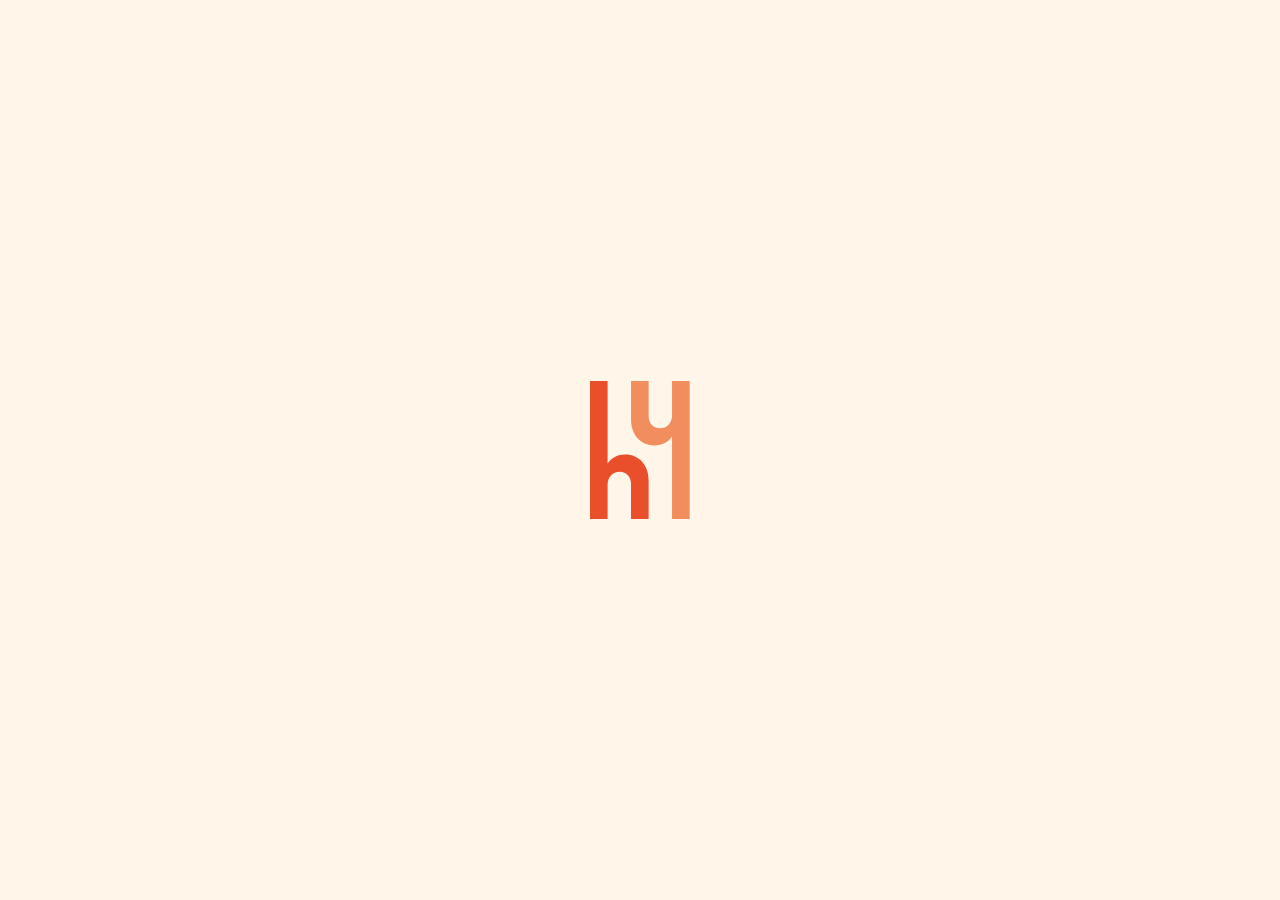
<file: index.html>
<!doctype html>
<html lang="fr"><head><meta charset="utf-8"><meta name="robots" content="noindex, nofollow"><meta http-equiv="refresh" content="0; url=site/"><title>HYPHENS</title></head><body><p><a href="site/">Découvrir HYPHENS</a></p></body></html>
</file>
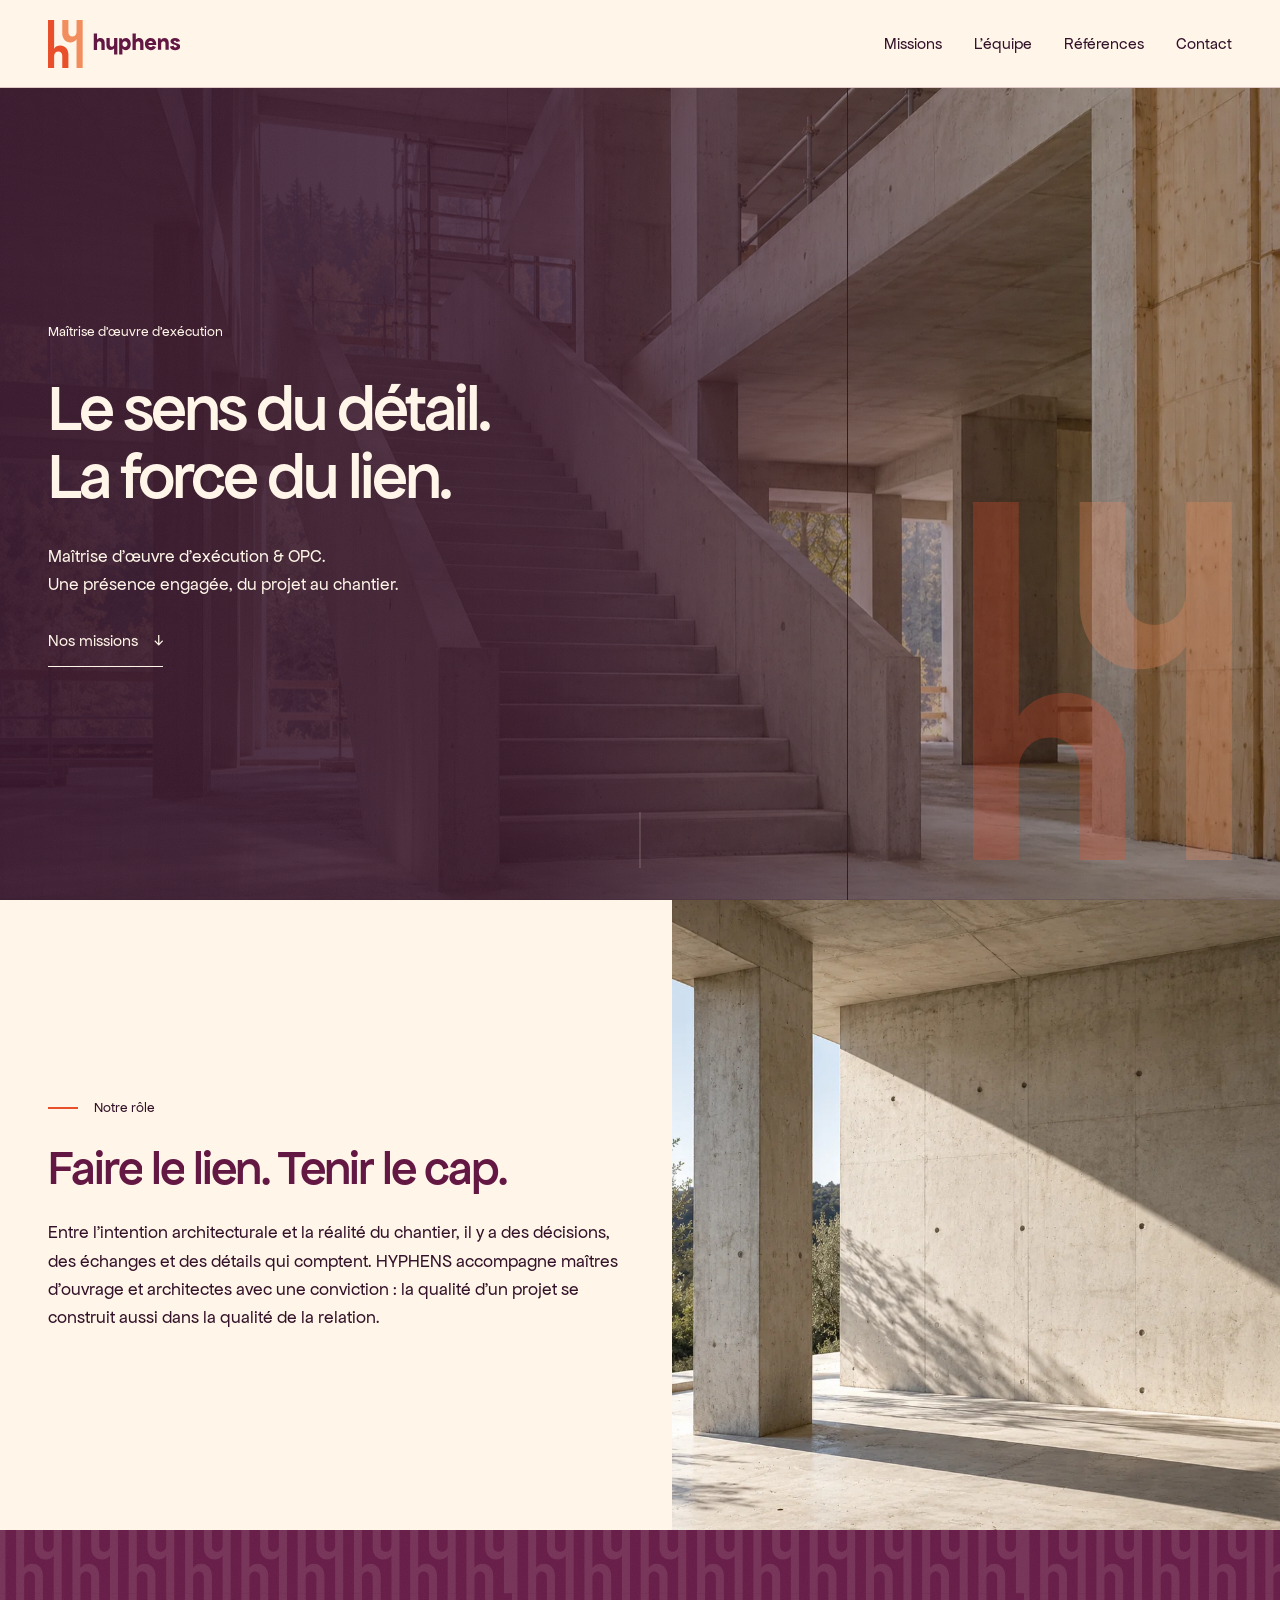
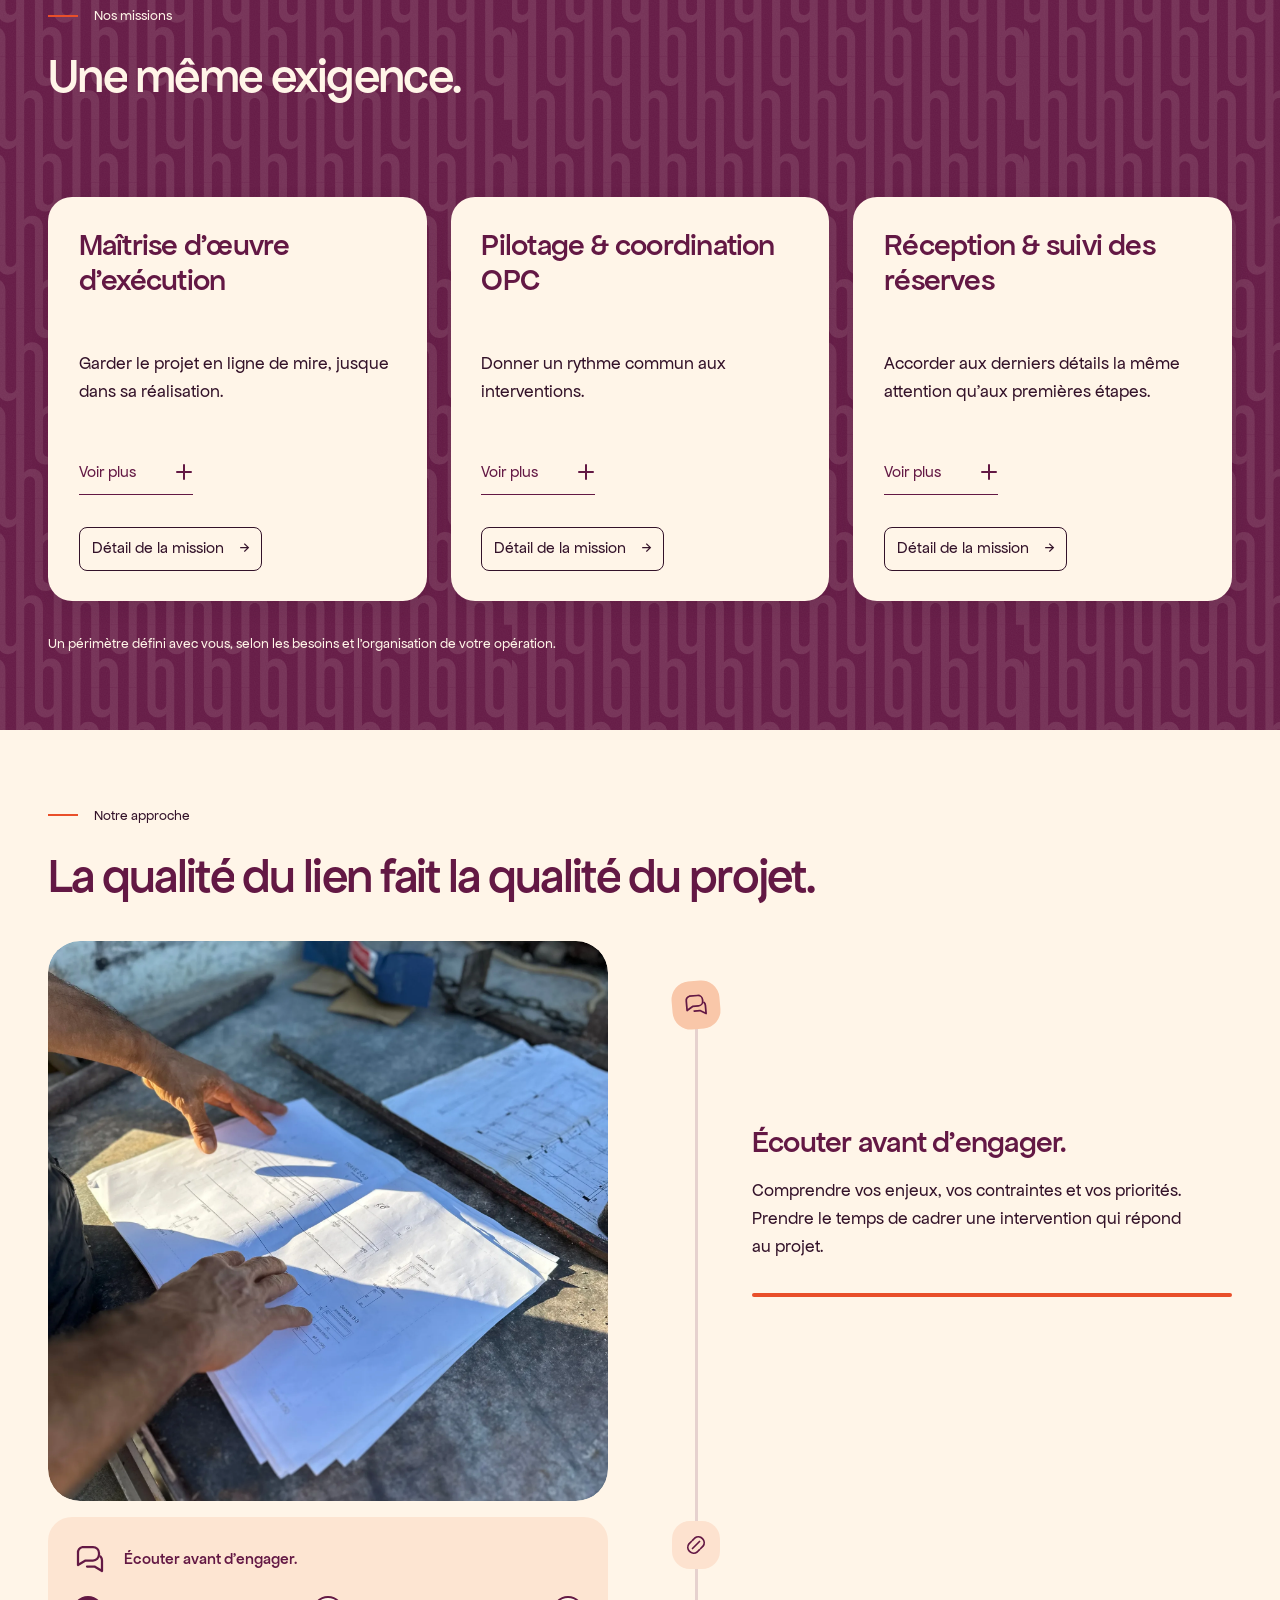
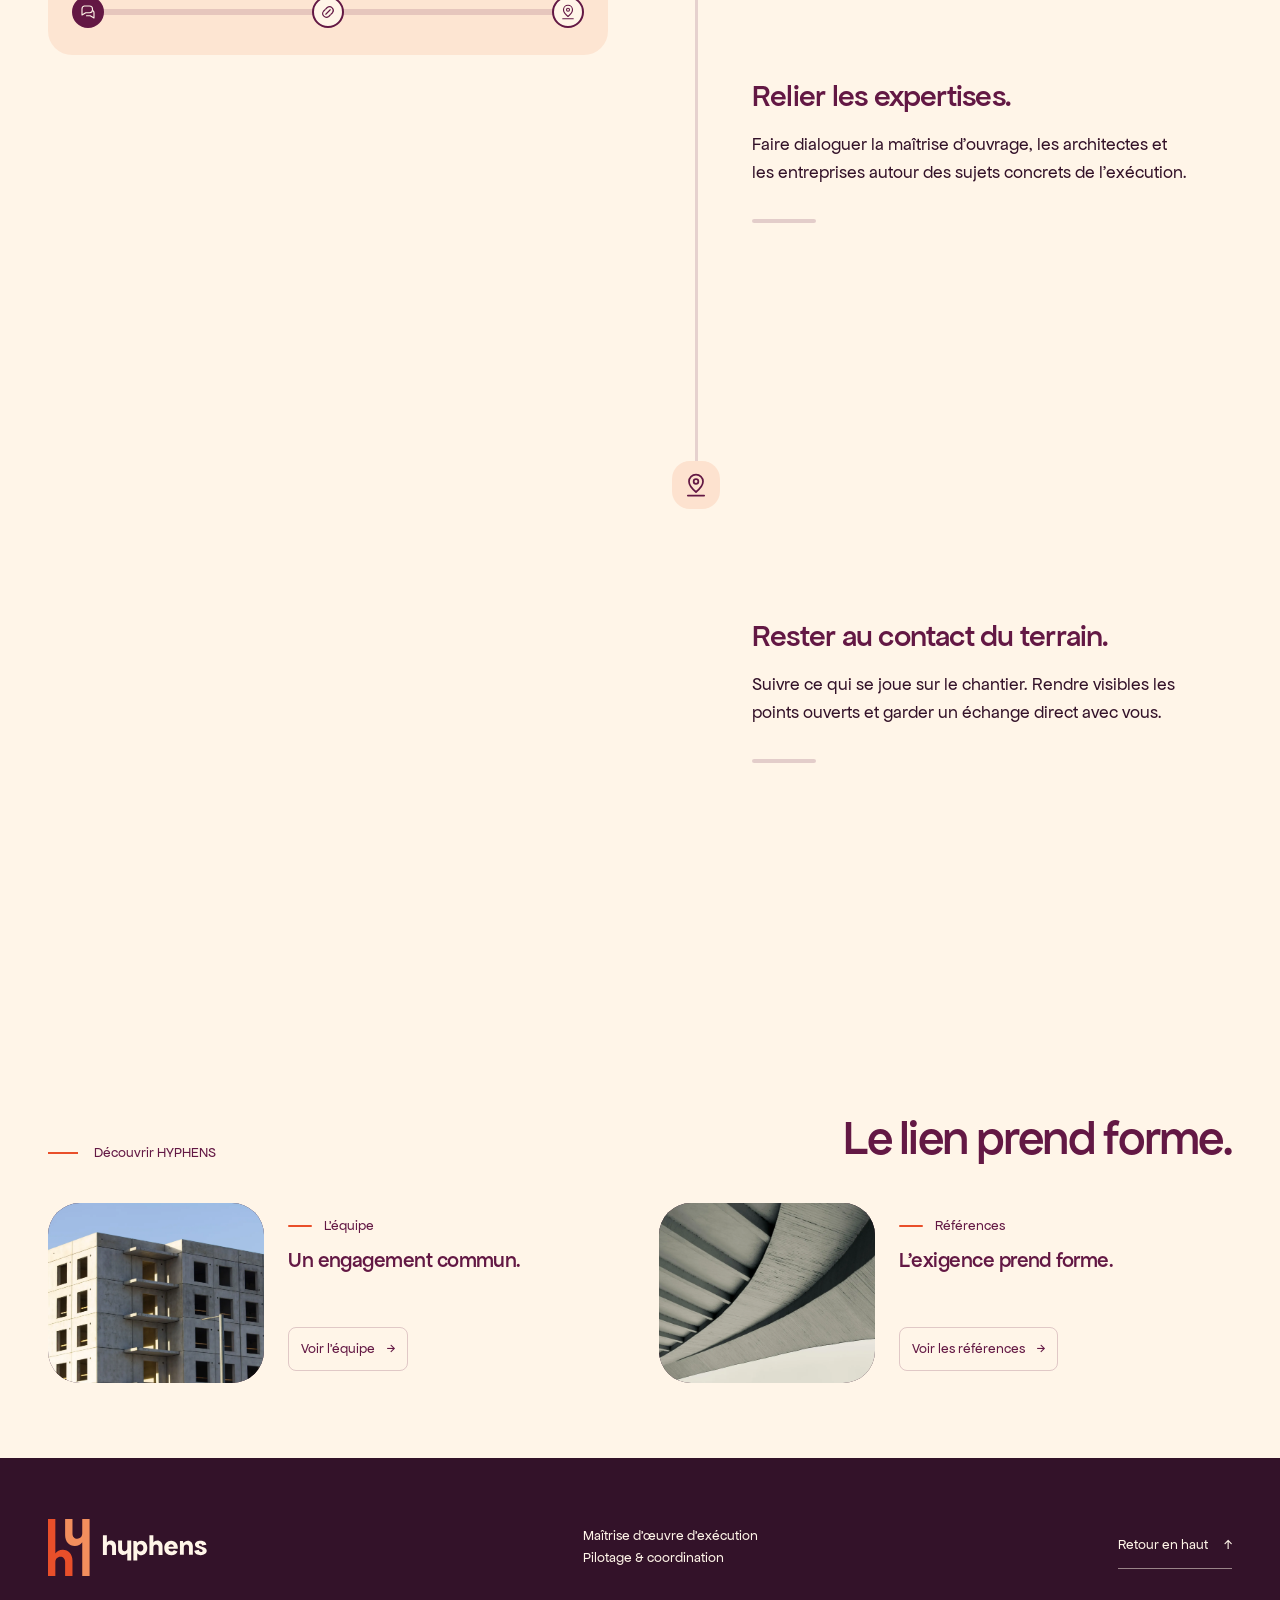
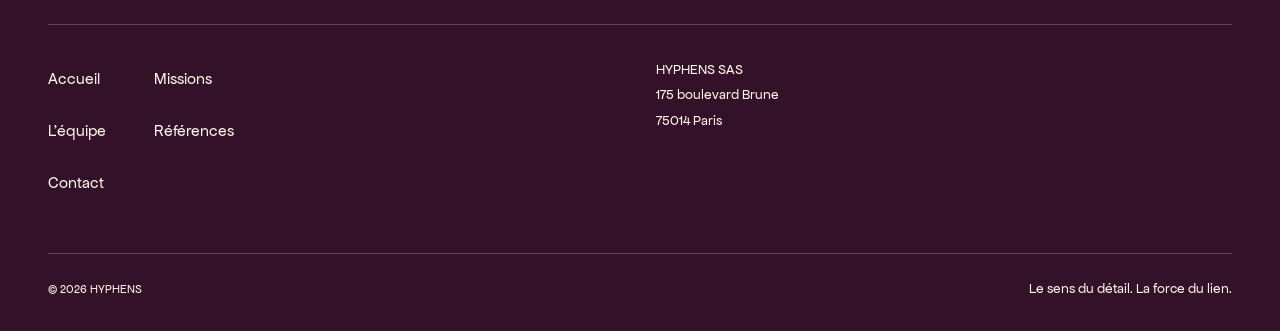
<file: site/index.html>
<!doctype html>
<html lang="fr" data-palette="charte-2026">
<head>
  <meta charset="utf-8">
  <meta name="viewport" content="width=device-width, initial-scale=1">
  <meta name="robots" content="noindex, nofollow">
  <meta name="description" content="HYPHENS : maîtrise d’œuvre d’exécution, pilotage et coordination OPC. Le sens du détail, la force du lien.">
  <meta name="theme-color" content="#fff5e8">
  <title>HYPHENS | Le sens du détail. La force du lien.</title>
  <link rel="icon" data-hyphens href="data:,">
  <!-- Socle partagé, puis feuilles de page, puis finitions communes. -->
  <link rel="stylesheet" href="../brand/tokens/hyphens-tokens.css?v=20261123-2">
  <link rel="stylesheet" href="styles.css?v=20261123-2">
  <link rel="stylesheet" href="refonte-2026.css?v=20261123-2">
  <link rel="stylesheet" href="../brand/tokens/hyphens-ui.css?v=20261123-2">
  <link rel="stylesheet" href="home-ui.css?v=20261123-2">
  <link rel="stylesheet" href="home-motion.css?v=20261123-2">
  <link rel="stylesheet" href="clients-carousel.css?v=20261123-2">
  <link rel="stylesheet" href="discovery-motion.css?v=20261123-2">
  <link rel="stylesheet" href="home-contact.css?v=20261123-2">
  <link rel="stylesheet" href="interaction-polish.css?v=20261123-2">
  <link rel="stylesheet" href="brand-intro.css?v=20261123-2">
  <script src="../brand/tokens/hyphens-palettes.js?v=20261123-2"></script>
  <script src="../brand/hyphens-brand.js?v=20261123-2"></script>
  <script src="app.js?v=20261123-2" defer></script>
  <script src="home-motion.js?v=20261123-2" defer></script>
  <script src="clients-carousel.js?v=20261123-2" defer></script>
  <script src="discovery-motion.js?v=20261123-2" defer></script>
  <script src="interaction-polish.js?v=20261123-2" defer></script>
</head>
<body class="home-motion">
  <script src="brand-intro.js?v=20261123-2"></script>
  <script>/* Entrée du hero différée après la signature ; levée par home-motion.js ou, à défaut, par un repli CSS. */if (!matchMedia('(prefers-reduced-motion: reduce)').matches) document.documentElement.classList.add('hero-attente');</script>
  <a class="skip-link" href="#contenu">Aller au contenu</a>
  <header class="site-header">
    <a class="brand-link" href="#accueil" aria-label="HYPHENS, accueil"><hyphens-logo aria-hidden="true"></hyphens-logo></a>
    <button class="menu-toggle" aria-expanded="false" aria-controls="navigation" type="button"><span>Menu</span><span class="menu-lines" aria-hidden="true"></span></button>
    <nav id="navigation" class="navigation" aria-label="Navigation principale">
      <a href="missions.html">Missions</a>
      <a href="equipe.html">L’équipe</a>
      <a href="references.html">Références</a>
      <a href="contact.html">Contact</a>
    </nav>
  </header>

  <main id="contenu">
    <section id="accueil" class="home-hero" aria-labelledby="hero-title">
      <div class="home-hero-copy">
        <p class="home-hero-kicker">Maîtrise d’œuvre d’exécution</p>
        <h1 id="hero-title"><span class="hero-line"><span>Le sens du détail.</span></span><span class="hero-line"><span>La force du lien.</span></span></h1>
        <div class="home-hero-bottom"><p>Maîtrise d’œuvre d’exécution & OPC.<br>Une présence engagée, du projet au chantier.</p><a class="text-link" href="#missions">Nos missions <span aria-hidden="true">↓</span></a></div>
      </div>
      <div class="home-hero-media" aria-hidden="true"><div class="home-hero-frame"><img src="assets/architecture-escalier.webp" width="1536" height="1024" alt="" fetchpriority="high"></div></div>
      <hyphens-mark class="home-hero-mark" aria-hidden="true"></hyphens-mark>
      <div class="home-hero-scroll" aria-hidden="true"><span class="home-hero-scroll-track"><span class="home-hero-scroll-dot"></span></span></div>
    </section>

    <section id="notre-role" class="home-role page-gutter" aria-labelledby="intro-title">
      <div class="home-role-copy"><p class="section-label" data-apparition><span class="hyphen" aria-hidden="true"></span> Notre rôle</p><h2 id="intro-title" data-apparition="mots">Faire le lien. Tenir le cap.</h2><p data-apparition style="--motion-delay:160ms">Entre l’intention architecturale et la réalité du chantier, il y a des décisions, des échanges et des détails qui comptent. HYPHENS accompagne maîtres d’ouvrage et architectes avec une conviction : la qualité d’un projet se construit aussi dans la qualité de la relation.</p></div>
      <figure class="home-role-figure" data-apparition="rideau">
        <img class="home-role-image" src="assets/architecture-detail.webp" width="1448" height="1086" alt="Illustration d’une structure en béton éclairée par la lumière naturelle." loading="lazy" decoding="async">
          </figure>
    </section>

    <section id="missions" class="home-services page-gutter" data-tone="fonce" aria-labelledby="missions-title">
      <div class="home-services-heading"><p class="section-label" data-apparition><span class="hyphen" aria-hidden="true"></span> Nos missions</p><h2 id="missions-title" data-apparition="mots">Une même exigence.</h2><p data-apparition style="--motion-delay:160ms">Exécution, coordination et réception des travaux.</p></div>
      <div class="home-services-grid">
        <article class="home-service"><h3>Maîtrise d’œuvre d’exécution</h3><p class="home-service-summary">Garder le projet en ligne de mire, jusque dans sa réalisation.</p><button class="home-service-toggle" type="button" aria-expanded="true" aria-controls="mission-more-moex" hidden>Voir moins <span aria-hidden="true">−</span></button><div class="home-service-more" id="mission-more-moex"><div class="home-service-more-inner"><p>Suivre l’exécution, rendre les sujets techniques lisibles et préparer les décisions qui font avancer le chantier.</p><ul><li>Suivi de l’exécution</li><li>Dialogue avec les entreprises</li><li>Points d’avancement et décisions</li></ul></div></div><a class="text-link home-service-link" href="missions.html#moex">Détail de la mission <span aria-hidden="true">→</span></a></article>
        <article class="home-service"><h3>Pilotage & coordination OPC</h3><p class="home-service-summary">Donner un rythme commun aux interventions.</p><button class="home-service-toggle" type="button" aria-expanded="true" aria-controls="mission-more-opc" hidden>Voir moins <span aria-hidden="true">−</span></button><div class="home-service-more" id="mission-more-opc"><div class="home-service-more-inner"><p>Organiser les séquences de travaux, articuler les interfaces et partager une lecture claire des échéances.</p><ul><li>Ordonnancement des interventions</li><li>Coordination des acteurs</li><li>Suivi du planning</li></ul></div></div><a class="text-link home-service-link" href="missions.html#opc">Détail de la mission <span aria-hidden="true">→</span></a></article>
        <article class="home-service"><h3>Réception & suivi des réserves</h3><p class="home-service-summary">Accorder aux derniers détails la même attention qu’aux premières étapes.</p><button class="home-service-toggle" type="button" aria-expanded="true" aria-controls="mission-more-reception" hidden>Voir moins <span aria-hidden="true">−</span></button><div class="home-service-more" id="mission-more-reception"><div class="home-service-more-inner"><p>Accompagner la préparation de la réception et le suivi des points restant à traiter.</p><ul><li>Préparation de la réception</li><li>Identification des points ouverts</li><li>Suivi de la levée des réserves</li></ul></div></div><a class="text-link home-service-link" href="missions.html#reception">Détail de la mission <span aria-hidden="true">→</span></a></article>
      </div><p class="home-services-note">Un périmètre défini avec vous, selon les besoins et l’organisation de votre opération.</p>
    </section>

    <section id="clients" hidden class="clients-section page-gutter" aria-labelledby="clients-title">
      <div class="clients-heading"><div><h2 id="clients-title">Nos clients</h2><p class="clients-note">Emplacements provisoires, logos clients à confirmer.</p></div><div class="clients-controls" hidden><button class="clients-previous" type="button" aria-label="Voir les emplacements précédents" aria-controls="clients-list">←</button><button class="clients-next" type="button" aria-label="Voir les emplacements suivants" aria-controls="clients-list">→</button><button class="clients-pause" type="button" aria-controls="clients-list">Mettre en pause</button></div></div>
      <ul id="clients-list" class="clients-list" tabindex="0" aria-label="Emplacements provisoires de logos, défilement horizontal"><li><span>Emplacement logo</span></li><li><span>Emplacement logo</span></li><li><span>Emplacement logo</span></li><li><span>Emplacement logo</span></li><li><span>Emplacement logo</span></li><li><span>Emplacement logo</span></li></ul>
    </section>

    <section id="approche" class="home-approach page-gutter" aria-labelledby="approach-title">
      <div class="home-approach-heading"><p class="section-label" data-apparition><span class="hyphen" aria-hidden="true"></span> Notre approche</p><h2 id="approach-title" data-apparition="mots">La qualité du lien fait la qualité du projet.</h2></div>
      <div class="home-approach-layout">
        <div class="home-approach-visual">
          <figure data-apparition="rideau"><img src="assets/photos/plans-terrain.webp" width="1800" height="2400" alt="Illustration de mains consultant des plans sur un chantier." loading="lazy" decoding="async"></figure>
          <div class="home-approach-tracker" aria-hidden="true">
            <div class="home-approach-current"><hyphens-icon class="home-current-icon" name="ecouter"></hyphens-icon><span class="home-current-label">Écouter avant d’engager.</span></div>
            <div class="home-approach-rail"><span class="home-rail-fill"></span><div class="home-rail-nodes"><i data-step-node="0" data-active="true"><hyphens-icon name="ecouter"></hyphens-icon></i><i data-step-node="1"><hyphens-icon name="relier"></hyphens-icon></i><i data-step-node="2"><hyphens-icon name="terrain"></hyphens-icon></i></div></div>
          </div>
        </div>
        <div class="home-approach-steps">
          <article class="home-step" data-step="0" data-icon="ecouter" data-active="true" aria-labelledby="approach-step-1"><hyphens-icon name="ecouter"></hyphens-icon><h3 id="approach-step-1">Écouter avant d’engager.</h3><p>Comprendre vos enjeux, vos contraintes et vos priorités. Prendre le temps de cadrer une intervention qui répond au projet.</p></article>
          <article class="home-step" data-step="1" data-icon="relier" aria-labelledby="approach-step-2"><hyphens-icon name="relier"></hyphens-icon><h3 id="approach-step-2">Relier les expertises.</h3><p>Faire dialoguer la maîtrise d’ouvrage, les architectes et les entreprises autour des sujets concrets de l’exécution.</p></article>
          <article class="home-step" data-step="2" data-icon="terrain" aria-labelledby="approach-step-3"><hyphens-icon name="terrain"></hyphens-icon><h3 id="approach-step-3">Rester au contact du terrain.</h3><p>Suivre ce qui se joue sur le chantier. Rendre visibles les points ouverts et garder un échange direct avec vous.</p></article>
        </div>
      </div>
    </section>

    <section id="decouvrir" class="home-discovery page-gutter" aria-labelledby="discovery-title">
      <div class="discovery-heading"><p class="section-label"><span class="hyphen" aria-hidden="true"></span> Découvrir HYPHENS</p><h2 id="discovery-title">Le lien prend forme.</h2></div>
      <div class="discovery-panels">
        <a class="discovery-panel discovery-team" href="equipe.html">
          <div class="discovery-art" aria-hidden="true"><img src="assets/photos/chantier-structure.webp" alt="" width="1800" height="1199" loading="lazy" decoding="async"></div>
          <div class="discovery-panel-copy"><span class="discovery-label">L’équipe</span><h3>Un engagement commun.</h3><span class="discovery-cta">Voir l’équipe <span aria-hidden="true">→</span></span></div>

        </a>
        <a class="discovery-panel discovery-work" href="references.html">
          <div class="discovery-art" aria-hidden="true"><img src="assets/photos/architecture-courbes.webp" alt="" width="1800" height="1200" loading="lazy" decoding="async"></div>
          <div class="discovery-panel-copy"><span class="discovery-label">Références</span><h3>L’exigence prend forme.</h3><span class="discovery-cta">Voir les références <span aria-hidden="true">→</span></span></div>

        </a>
      </div>
    </section>
  </main>

  <footer class="site-footer page-gutter" data-tone="fonce">
    <div class="footer-main"><a href="#accueil" aria-label="HYPHENS, retour à l’accueil"><hyphens-logo aria-hidden="true"></hyphens-logo></a><p>Maîtrise d’œuvre d’exécution<br>Pilotage & coordination</p><a href="#accueil" class="back-top">Retour en haut <span aria-hidden="true">↑</span></a></div>
    <div class="footer-details"><nav class="footer-pages" aria-label="Pages HYPHENS"><a href="index.html">Accueil</a><a href="missions.html">Missions</a><a href="equipe.html">L’équipe</a><a href="references.html">Références</a><a href="contact.html">Contact</a></nav><p class="footer-address">HYPHENS SAS<br>175 boulevard Brune<br>75014 Paris</p></div>
    <div class="footer-bottom"><span>© 2026 HYPHENS</span><span class="footer-signature">Le sens du détail. La force du lien.</span></div>
  </footer>






</body>
</html>
</file>
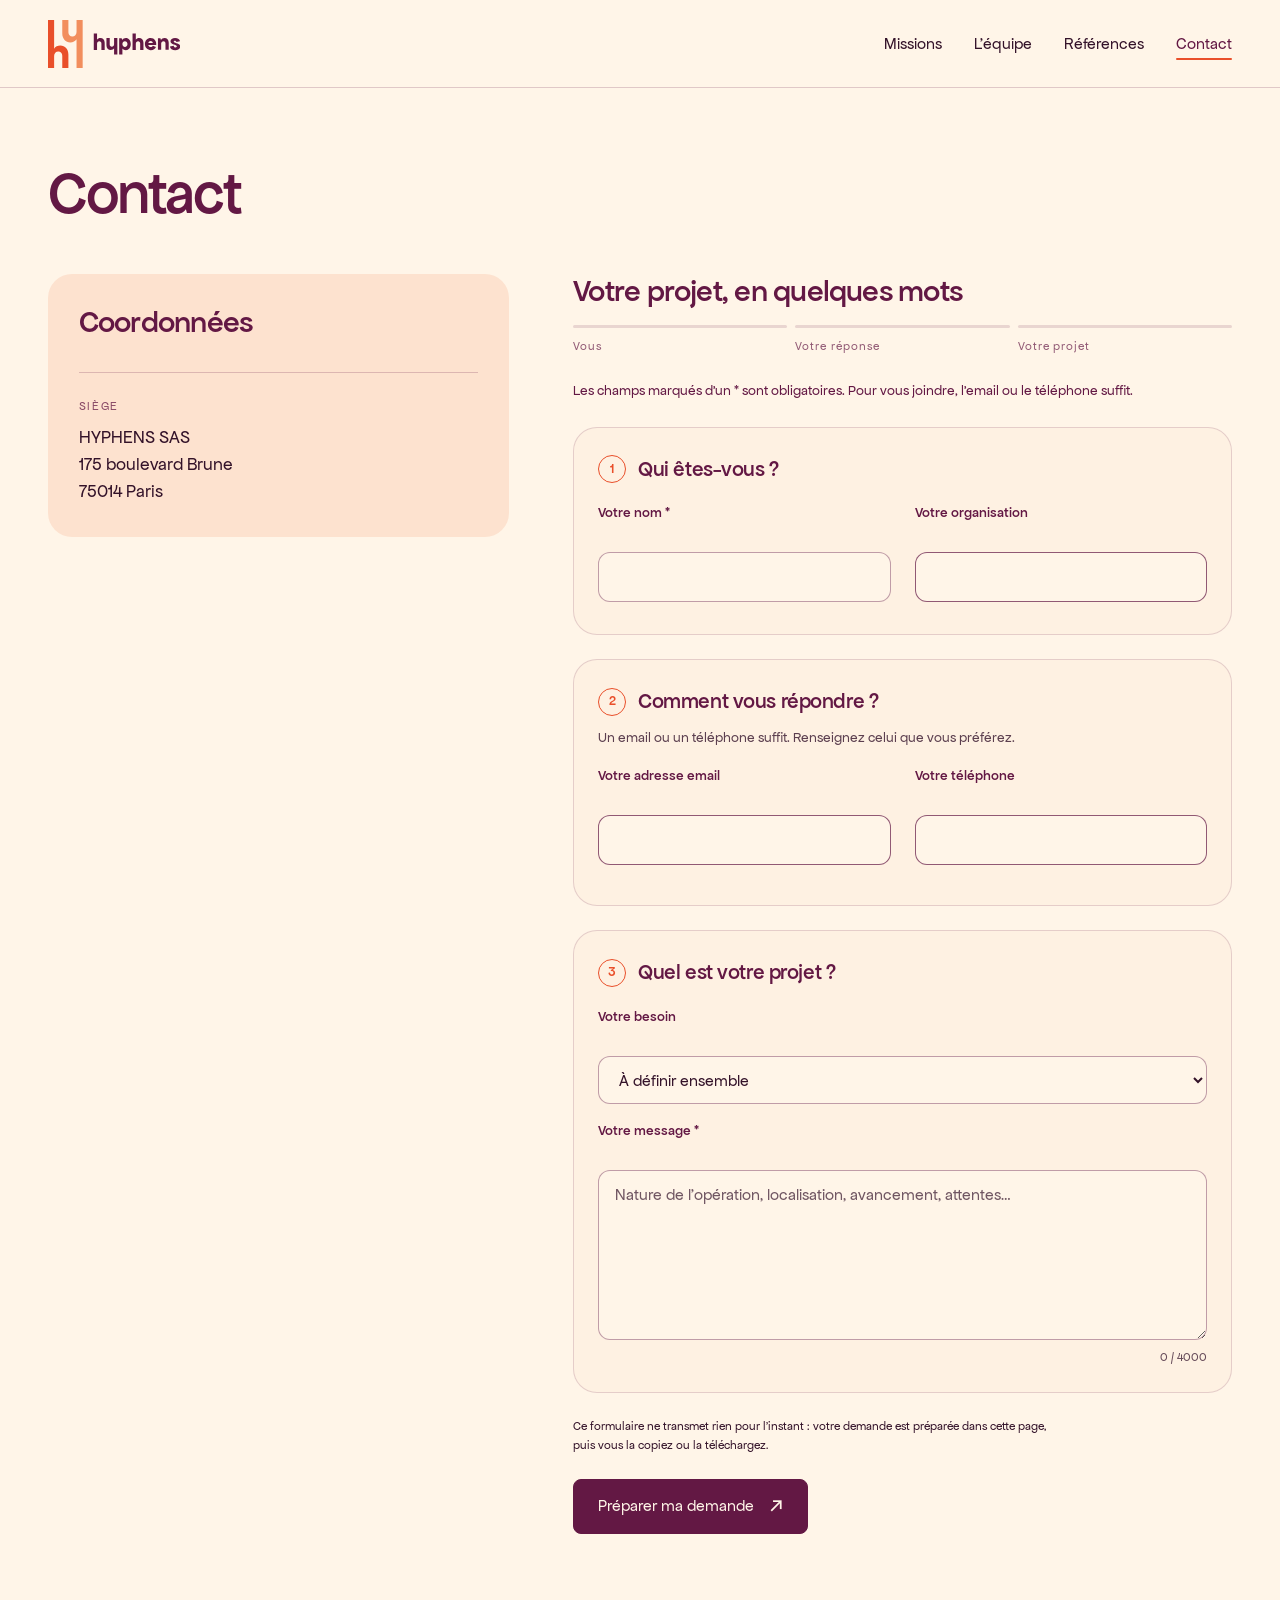
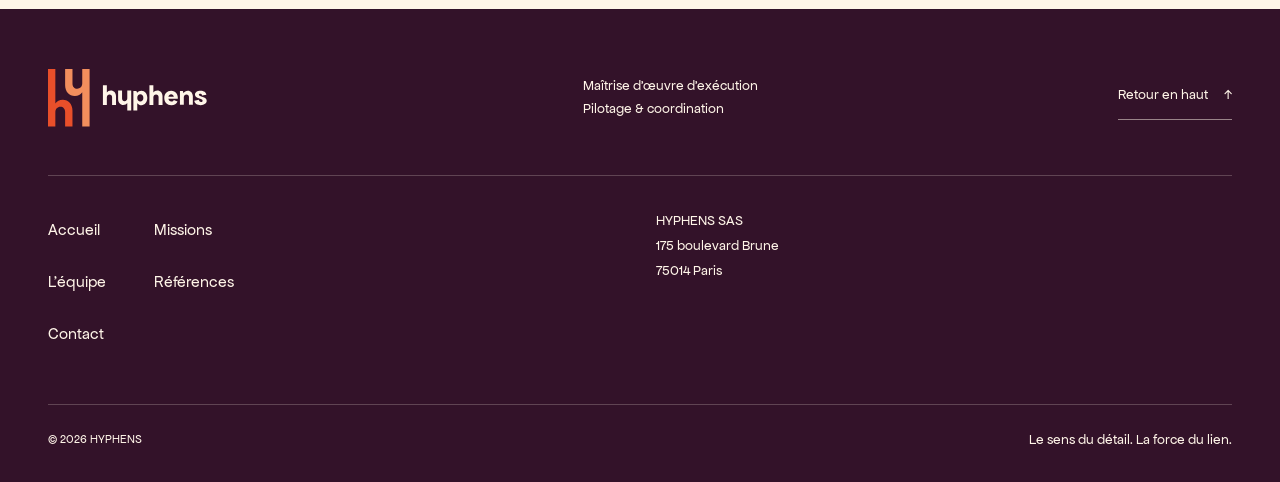
<file: site/contact.html>
<!doctype html>
<html lang="fr" data-palette="charte-2026">
<head>
  <meta charset="utf-8">
  <meta name="viewport" content="width=device-width, initial-scale=1">
  <meta name="robots" content="noindex, nofollow">
  <meta name="description" content="Présentez votre projet à HYPHENS : maîtrise d’œuvre d’exécution, pilotage et coordination OPC.">
  <meta name="theme-color" content="#fff5e8">
  <title>HYPHENS | Parlons de votre projet.</title>
  <link rel="icon" data-hyphens href="data:,">
  <!-- Socle partagé, puis feuilles de page, puis finitions communes. -->
  <link rel="stylesheet" href="../brand/tokens/hyphens-tokens.css?v=20261123-2">
  <link rel="stylesheet" href="styles.css?v=20261123-2">
  <link rel="stylesheet" href="refonte-2026.css?v=20261123-2">
  <link rel="stylesheet" href="../brand/tokens/hyphens-ui.css?v=20261123-2">
  <link rel="stylesheet" href="home-ui.css?v=20261123-2">
  <link rel="stylesheet" href="home-contact.css?v=20261123-2">
  <link rel="stylesheet" href="contact.css?v=20261123-2">
  <link rel="stylesheet" href="interaction-polish.css?v=20261123-2">
  <link rel="stylesheet" href="brand-intro.css?v=20261123-2">
  <script src="../brand/tokens/hyphens-palettes.js?v=20261123-2"></script>
  <script src="../brand/hyphens-brand.js?v=20261123-2"></script>
  <script src="contact.js?v=20261123-2" defer></script>
  <script src="interaction-polish.js?v=20261123-2" defer></script>
</head>
<body class="home-motion contact-page">
  <script src="brand-intro.js?v=20261123-2"></script>
  <a class="skip-link" href="#contenu">Aller au contenu</a>
  <header class="site-header">
    <a class="brand-link" href="index.html" aria-label="HYPHENS, accueil"><hyphens-logo aria-hidden="true"></hyphens-logo></a>
    <button class="menu-toggle" aria-expanded="false" aria-controls="navigation" type="button"><span>Menu</span><span class="menu-lines" aria-hidden="true"></span></button>
    <nav id="navigation" class="navigation" aria-label="Navigation principale">
      <a href="missions.html">Missions</a><a href="equipe.html">L’équipe</a><a href="references.html">Références</a>
      <a href="contact.html" aria-current="page">Contact</a>
    </nav>
  </header>
  <main id="contenu">
    <section class="contact-intro page-gutter" aria-labelledby="contact-page-title">
      <h1 id="contact-page-title">Contact</h1>
    </section>
    <section class="contact-workspace page-gutter" aria-label="Coordonnées et formulaire de contact">
      <aside class="contact-context">
        <h2>Coordonnées</h2>
        <address class="contact-address">
          <span class="contact-address-label">Siège</span>
          HYPHENS SAS<br>175 boulevard Brune<br>75014 Paris
        </address>
      </aside>
      <div class="contact-form-panel">
        <form id="project-form" novalidate>
          <fieldset id="project-fields" disabled>
            <legend>Votre projet, en quelques mots</legend>
            <ol class="contact-steps" aria-hidden="true"><li data-step="1">Vous</li><li data-step="2">Votre réponse</li><li data-step="3">Votre projet</li></ol>
            <p class="contact-form-note" id="contact-required">Les champs marqués d’un * sont obligatoires. Pour vous joindre, l’email ou le téléphone suffit.</p>

            <div class="contact-group" data-group="1">
              <h3><span aria-hidden="true">1</span> Qui êtes-vous ?</h3>
              <div class="contact-fields-row">
                <div class="contact-field"><label for="contact-name">Votre nom *</label><input id="contact-name" name="name" autocomplete="name" maxlength="100" required aria-describedby="contact-name-error"><p class="contact-error" id="contact-name-error" role="alert"></p></div>
                <div class="contact-field"><label for="contact-organisation">Votre organisation</label><input id="contact-organisation" name="organisation" autocomplete="organization" maxlength="150"></div>
              </div>
            </div>

            <div class="contact-group" data-group="2">
              <h3><span aria-hidden="true">2</span> Comment vous répondre ?</h3>
              <p class="contact-hint" id="contact-reach-hint">Un email ou un téléphone suffit. Renseignez celui que vous préférez.</p>
              <div class="contact-fields-row">
                <div class="contact-field"><label for="contact-email">Votre adresse email</label><input id="contact-email" name="email" type="email" autocomplete="email" maxlength="200" aria-describedby="contact-reach-hint contact-reach-error"></div>
                <div class="contact-field"><label for="contact-phone">Votre téléphone</label><input id="contact-phone" name="phone" type="tel" autocomplete="tel" inputmode="tel" maxlength="30" aria-describedby="contact-reach-hint contact-reach-error"></div>
              </div>
              <p class="contact-error" id="contact-reach-error" role="alert"></p>
            </div>

            <div class="contact-group" data-group="3">
              <h3><span aria-hidden="true">3</span> Quel est votre projet ?</h3>
              <div class="contact-field"><label for="contact-mission">Votre besoin</label><select id="contact-mission" name="mission"><option value="À définir ensemble">À définir ensemble</option><option>Maîtrise d’œuvre d’exécution</option><option>Pilotage et coordination OPC</option><option>Réception et suivi des réserves</option></select></div>
              <div class="contact-field"><label for="contact-message">Votre message *</label><textarea id="contact-message" name="message" rows="6" maxlength="4000" placeholder="Nature de l’opération, localisation, avancement, attentes…" required aria-describedby="contact-message-count contact-message-error"></textarea><div class="contact-field-foot"><p class="contact-error" id="contact-message-error" role="alert"></p><span class="contact-count" id="contact-message-count">0 / 4000</span></div></div>
            </div>

            <p class="contact-storage-note">Ce formulaire ne transmet rien pour l’instant : votre demande est préparée dans cette page, puis vous la copiez ou la téléchargez.</p>
            <button type="submit" class="button-primary">Préparer ma demande <span aria-hidden="true">↗</span></button>
          </fieldset>
        </form>
        <section id="project-preview" class="project-preview" hidden aria-labelledby="project-preview-title">
          <hyphens-icon name="reception" aria-hidden="true"></hyphens-icon>
          <h2 id="project-preview-title" tabindex="-1">Votre demande est prête.</h2>
          <p class="contact-honest">Elle n’a pas été envoyée : ce site n’est pas encore relié à une adresse de réception. Copiez ou téléchargez votre message pour le conserver et le transmettre à HYPHENS.</p>
          <pre id="project-preview-text"></pre>
          <div class="contact-preview-actions"><button id="copy-project" class="button-primary" type="button">Copier le message <span aria-hidden="true">↗</span></button><button id="download-project" class="text-link" type="button">Télécharger</button><button id="edit-project" class="text-link" type="button">Modifier ma demande</button></div>
          <p id="project-status" role="status" aria-live="polite"></p>
        </section>
        <noscript><p class="contact-form-note">Activez JavaScript pour préparer votre message dans ce formulaire.</p></noscript>
      </div>
    </section>
  </main>
  <footer class="site-footer page-gutter" data-tone="fonce">
    <div class="footer-main"><a href="index.html" aria-label="HYPHENS, retour à l’accueil"><hyphens-logo aria-hidden="true"></hyphens-logo></a><p>Maîtrise d’œuvre d’exécution<br>Pilotage &amp; coordination</p><a href="#contenu" class="back-top">Retour en haut <span aria-hidden="true">↑</span></a></div>
    <div class="footer-details"><nav class="footer-pages" aria-label="Pages HYPHENS"><a href="index.html">Accueil</a><a href="missions.html">Missions</a><a href="equipe.html">L’équipe</a><a href="references.html">Références</a><a href="contact.html" aria-current="page">Contact</a></nav><p class="footer-address">HYPHENS SAS<br>175 boulevard Brune<br>75014 Paris</p></div>
    <div class="footer-bottom"><span>© 2026 HYPHENS</span><span class="footer-signature">Le sens du détail. La force du lien.</span></div>
  </footer>
</body>
</html>
</file>
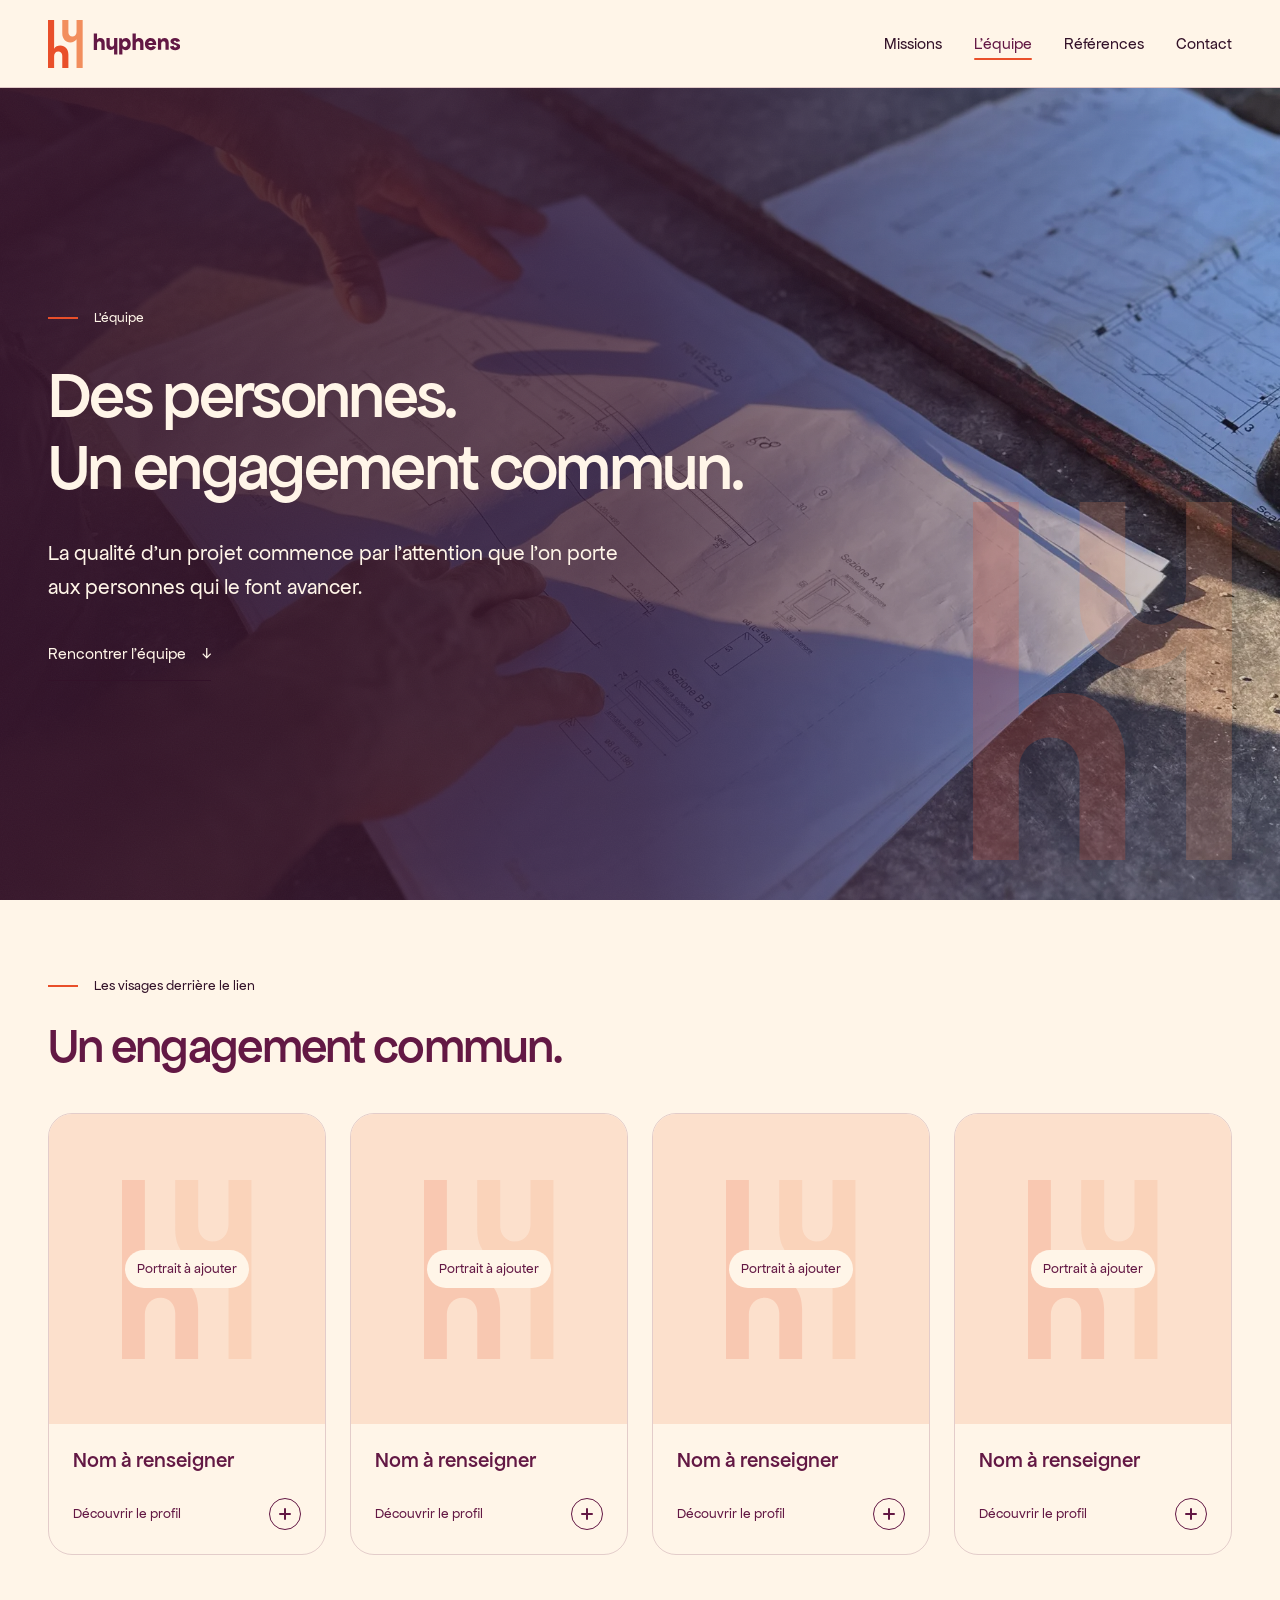
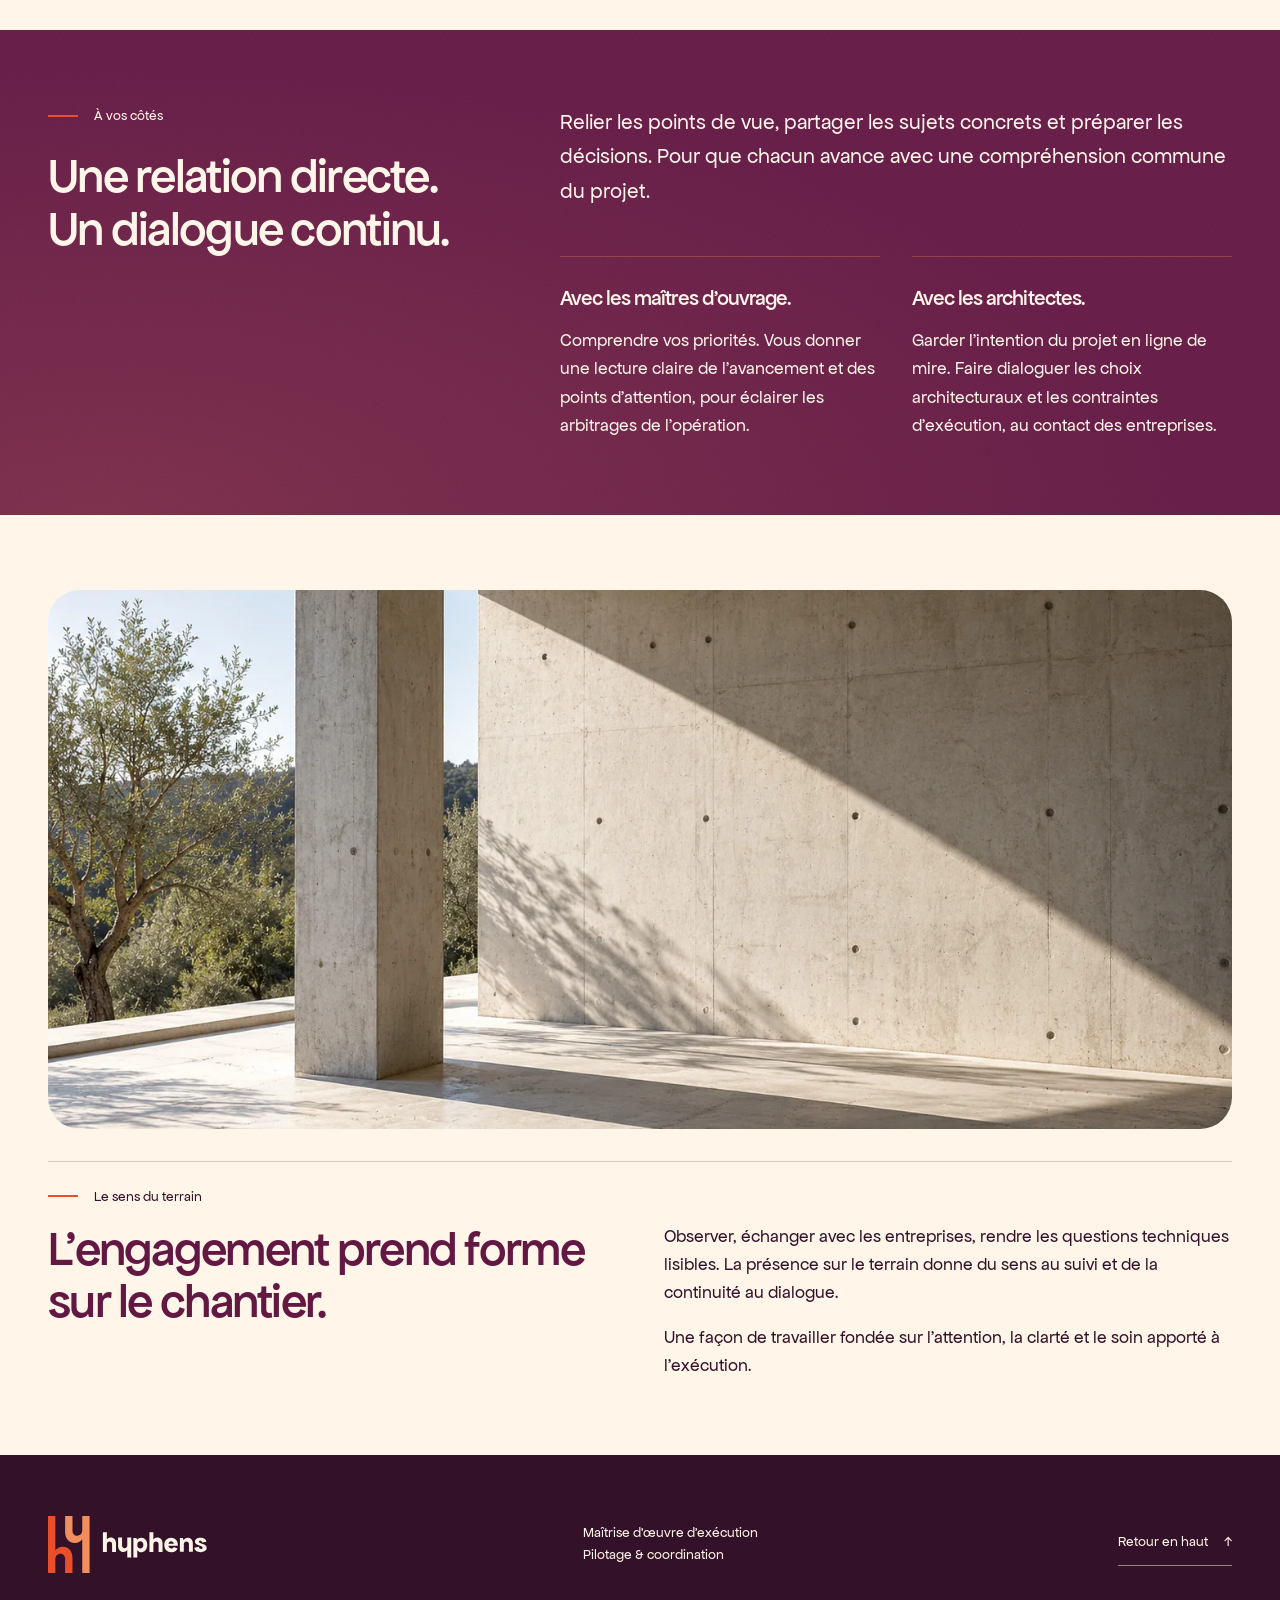
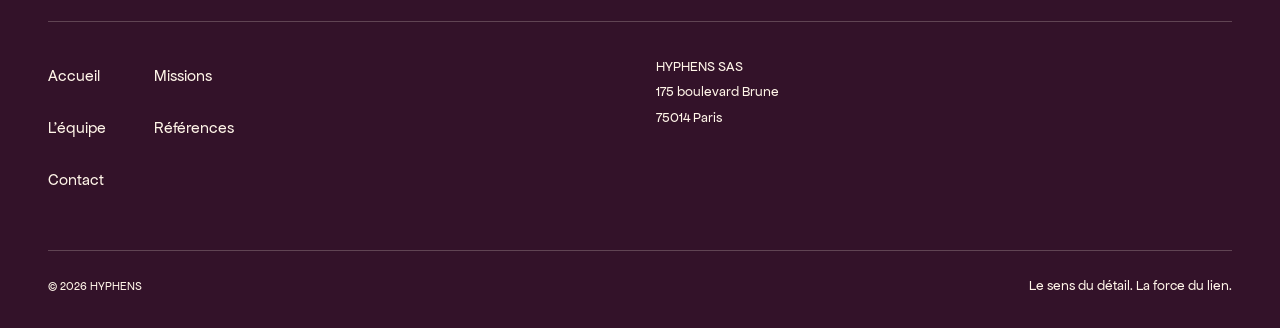
<file: site/equipe.html>
<!doctype html>
<html lang="fr" data-palette="charte-2026">
<head>
  <meta charset="utf-8">
  <meta name="viewport" content="width=device-width, initial-scale=1">
  <meta name="robots" content="noindex, nofollow">
  <meta name="description" content="L’équipe HYPHENS : des personnes, un engagement commun.">
  <meta name="theme-color" content="#fff5e8">
  <title>HYPHENS | L’équipe</title>
  <link rel="icon" data-hyphens href="data:,">
  <!-- Socle partagé, puis feuilles de page, puis finitions communes. -->
  <link rel="stylesheet" href="../brand/tokens/hyphens-tokens.css?v=20261123-2">
  <link rel="stylesheet" href="styles.css?v=20261123-2">
  <link rel="stylesheet" href="refonte-2026.css?v=20261123-2">
  <link rel="stylesheet" href="../brand/tokens/hyphens-ui.css?v=20261123-2">
  <link rel="stylesheet" href="home-ui.css?v=20261123-2">
  <link rel="stylesheet" href="home-contact.css?v=20261123-2">
  <link rel="stylesheet" href="equipe-motion.css?v=20261123-2">
  <link rel="stylesheet" href="interaction-polish.css?v=20261123-2">
  <link rel="stylesheet" href="brand-intro.css?v=20261123-2">
  <script src="../brand/tokens/hyphens-palettes.js?v=20261123-2"></script>
  <script src="../brand/hyphens-brand.js?v=20261123-2"></script>
  <script src="app.js?v=20261123-2" defer></script>
  <script src="equipe-motion.js?v=20261123-2" defer></script>
  <script src="interaction-polish.js?v=20261123-2" defer></script>
</head>
<body class="home-motion team-page">
  <script src="brand-intro.js?v=20261123-2"></script>
  <a class="skip-link" href="#contenu">Aller au contenu</a>
  <header class="site-header">
    <a class="brand-link" href="index.html" aria-label="HYPHENS, accueil"><hyphens-logo aria-hidden="true"></hyphens-logo></a>
    <button class="menu-toggle" aria-expanded="false" aria-controls="navigation" type="button"><span>Menu</span><span class="menu-lines" aria-hidden="true"></span></button>
    <nav id="navigation" class="navigation" aria-label="Navigation principale">
      <a href="missions.html">Missions</a>
      <a href="equipe.html" aria-current="page">L’équipe</a>
      <a href="references.html">Références</a>
      <a href="contact.html">Contact</a>
    </nav>
  </header>

  <main id="contenu">
    <section class="people-hero page-gutter" aria-labelledby="team-title">
      <div class="people-hero-image" aria-hidden="true"><img src="assets/photos/plans-terrain.webp" width="1800" height="2400" alt="" fetchpriority="high"></div>
      <div class="people-hero-copy">
        <p class="section-label"><span class="hyphen" aria-hidden="true"></span> L’équipe</p>
        <h1 id="team-title">Des personnes.<br>Un engagement commun.</h1>
        <p>La qualité d’un projet commence par l’attention que l’on porte aux personnes qui le font avancer.</p>
        <a class="text-link" href="#equipe">Rencontrer l’équipe <span aria-hidden="true">↓</span></a>
      </div>
      <hyphens-mark class="people-hero-mark" aria-hidden="true"></hyphens-mark>
    </section>
    <section id="equipe" class="people-section page-gutter" aria-labelledby="people-title">
      <div class="people-heading"><p class="section-label"><span class="hyphen" aria-hidden="true"></span> Les visages derrière le lien</p><h2 id="people-title">Un engagement commun.</h2></div>
      <div class="people-grid">
        <button class="people-card" type="button" data-member="1" aria-haspopup="dialog" aria-controls="member-dialog" aria-expanded="false" aria-label="Découvrir le profil du membre 1, nom à renseigner" disabled>
          <span class="people-photo"><hyphens-mark aria-hidden="true"></hyphens-mark><span>Portrait à ajouter</span></span>
          <span class="people-card-copy"><span class="people-name">Nom à renseigner</span><span class="people-card-action">Découvrir le profil <span class="people-plus" aria-hidden="true"></span></span></span>
        </button>
        <button class="people-card" type="button" data-member="2" aria-haspopup="dialog" aria-controls="member-dialog" aria-expanded="false" aria-label="Découvrir le profil du membre 2, nom à renseigner" disabled>
          <span class="people-photo"><hyphens-mark aria-hidden="true"></hyphens-mark><span>Portrait à ajouter</span></span>
          <span class="people-card-copy"><span class="people-name">Nom à renseigner</span><span class="people-card-action">Découvrir le profil <span class="people-plus" aria-hidden="true"></span></span></span>
        </button>
        <button class="people-card" type="button" data-member="3" aria-haspopup="dialog" aria-controls="member-dialog" aria-expanded="false" aria-label="Découvrir le profil du membre 3, nom à renseigner" disabled>
          <span class="people-photo"><hyphens-mark aria-hidden="true"></hyphens-mark><span>Portrait à ajouter</span></span>
          <span class="people-card-copy"><span class="people-name">Nom à renseigner</span><span class="people-card-action">Découvrir le profil <span class="people-plus" aria-hidden="true"></span></span></span>
        </button>
        <button class="people-card" type="button" data-member="4" aria-haspopup="dialog" aria-controls="member-dialog" aria-expanded="false" aria-label="Découvrir le profil du membre 4, nom à renseigner" disabled>
          <span class="people-photo"><hyphens-mark aria-hidden="true"></hyphens-mark><span>Portrait à ajouter</span></span>
          <span class="people-card-copy"><span class="people-name">Nom à renseigner</span><span class="people-card-action">Découvrir le profil <span class="people-plus" aria-hidden="true"></span></span></span>
        </button>
      </div><noscript><p>Activez JavaScript pour ouvrir les fiches de présentation.</p></noscript>
    </section>
    <section class="team-dialogue page-gutter" data-tone="fonce" aria-labelledby="team-dialogue-title">
      <div class="team-dialogue-heading">
        <p class="section-label"><span class="hyphen" aria-hidden="true"></span> À vos côtés</p>
        <h2 id="team-dialogue-title">Une relation directe. Un dialogue continu.</h2>
      </div>
      <div class="team-dialogue-body">
        <p class="team-dialogue-intro">Relier les points de vue, partager les sujets concrets et préparer les décisions. Pour que chacun avance avec une compréhension commune du projet.</p>
        <div class="team-relationships">
          <article class="team-relationship">
            <h3>Avec les maîtres d’ouvrage.</h3>
            <p>Comprendre vos priorités. Vous donner une lecture claire de l’avancement et des points d’attention, pour éclairer les arbitrages de l’opération.</p>
          </article>
          <article class="team-relationship">
            <h3>Avec les architectes.</h3>
            <p>Garder l’intention du projet en ligne de mire. Faire dialoguer les choix architecturaux et les contraintes d’exécution, au contact des entreprises.</p>
          </article>
        </div>
      </div>
    </section>

    <section class="team-terrain page-gutter" aria-labelledby="team-terrain-title">
      <figure>
        <img src="assets/architecture-detail.webp" width="1448" height="1086" alt="Illustration d’un détail de structure en béton traversé par la lumière naturelle." loading="lazy" decoding="async">

      </figure>
      <div>
        <p class="section-label"><span class="hyphen" aria-hidden="true"></span> Le sens du terrain</p>
        <h2 id="team-terrain-title">L’engagement prend forme sur le chantier.</h2>
        <p>Observer, échanger avec les entreprises, rendre les questions techniques lisibles. La présence sur le terrain donne du sens au suivi et de la continuité au dialogue.</p>
        <p>Une façon de travailler fondée sur l’attention, la clarté et le soin apporté à l’exécution.</p>
      </div>
    </section>
  </main>

  <footer class="site-footer page-gutter" data-tone="fonce">
    <div class="footer-main"><a href="index.html" aria-label="HYPHENS, retour à l’accueil"><hyphens-logo aria-hidden="true"></hyphens-logo></a><p>Maîtrise d’œuvre d’exécution<br>Pilotage & coordination</p><a href="#contenu" class="back-top">Retour en haut <span aria-hidden="true">↑</span></a></div>
    <div class="footer-details"><nav class="footer-pages" aria-label="Pages HYPHENS"><a href="index.html">Accueil</a><a href="missions.html">Missions</a><a href="equipe.html" aria-current="page">L’équipe</a><a href="references.html">Références</a><a href="contact.html">Contact</a></nav><p class="footer-address">HYPHENS SAS<br>175 boulevard Brune<br>75014 Paris</p></div>
    <div class="footer-bottom"><span>© 2026 HYPHENS</span><span class="footer-signature">Le sens du détail. La force du lien.</span></div>
  </footer>
  <dialog id="member-dialog" aria-labelledby="member-name" aria-describedby="member-intro">
    <div class="member-sheet">
      <button class="member-close" type="button" data-close-member aria-label="Fermer la fiche"><svg class="member-close-icon" viewBox="0 0 24 24" width="20" height="20" fill="none" stroke="currentColor" stroke-width="2" stroke-linecap="round" aria-hidden="true" focusable="false"><path d="m6 6 12 12M18 6 6 18"/></svg></button>
      <div class="member-sheet-scroll">
      <div class="member-portrait"><hyphens-mark aria-hidden="true"></hyphens-mark><span id="member-photo-label">Portrait à ajouter</span></div>
      <div class="member-content"><p class="section-label">L’équipe HYPHENS</p><h2 id="member-name">Nom à renseigner</h2><p id="member-function">Fonction à renseigner</p><p id="member-intro">La présentation de cette personne sera ajoutée ici.</p><div class="member-detail"><h3>Parcours</h3><p id="member-career">À renseigner</p></div><div class="member-detail"><h3>Expertises</h3><p id="member-expertise">À renseigner</p></div></div>
      </div>
    </div>
  </dialog>
</body>
</html>
</file>
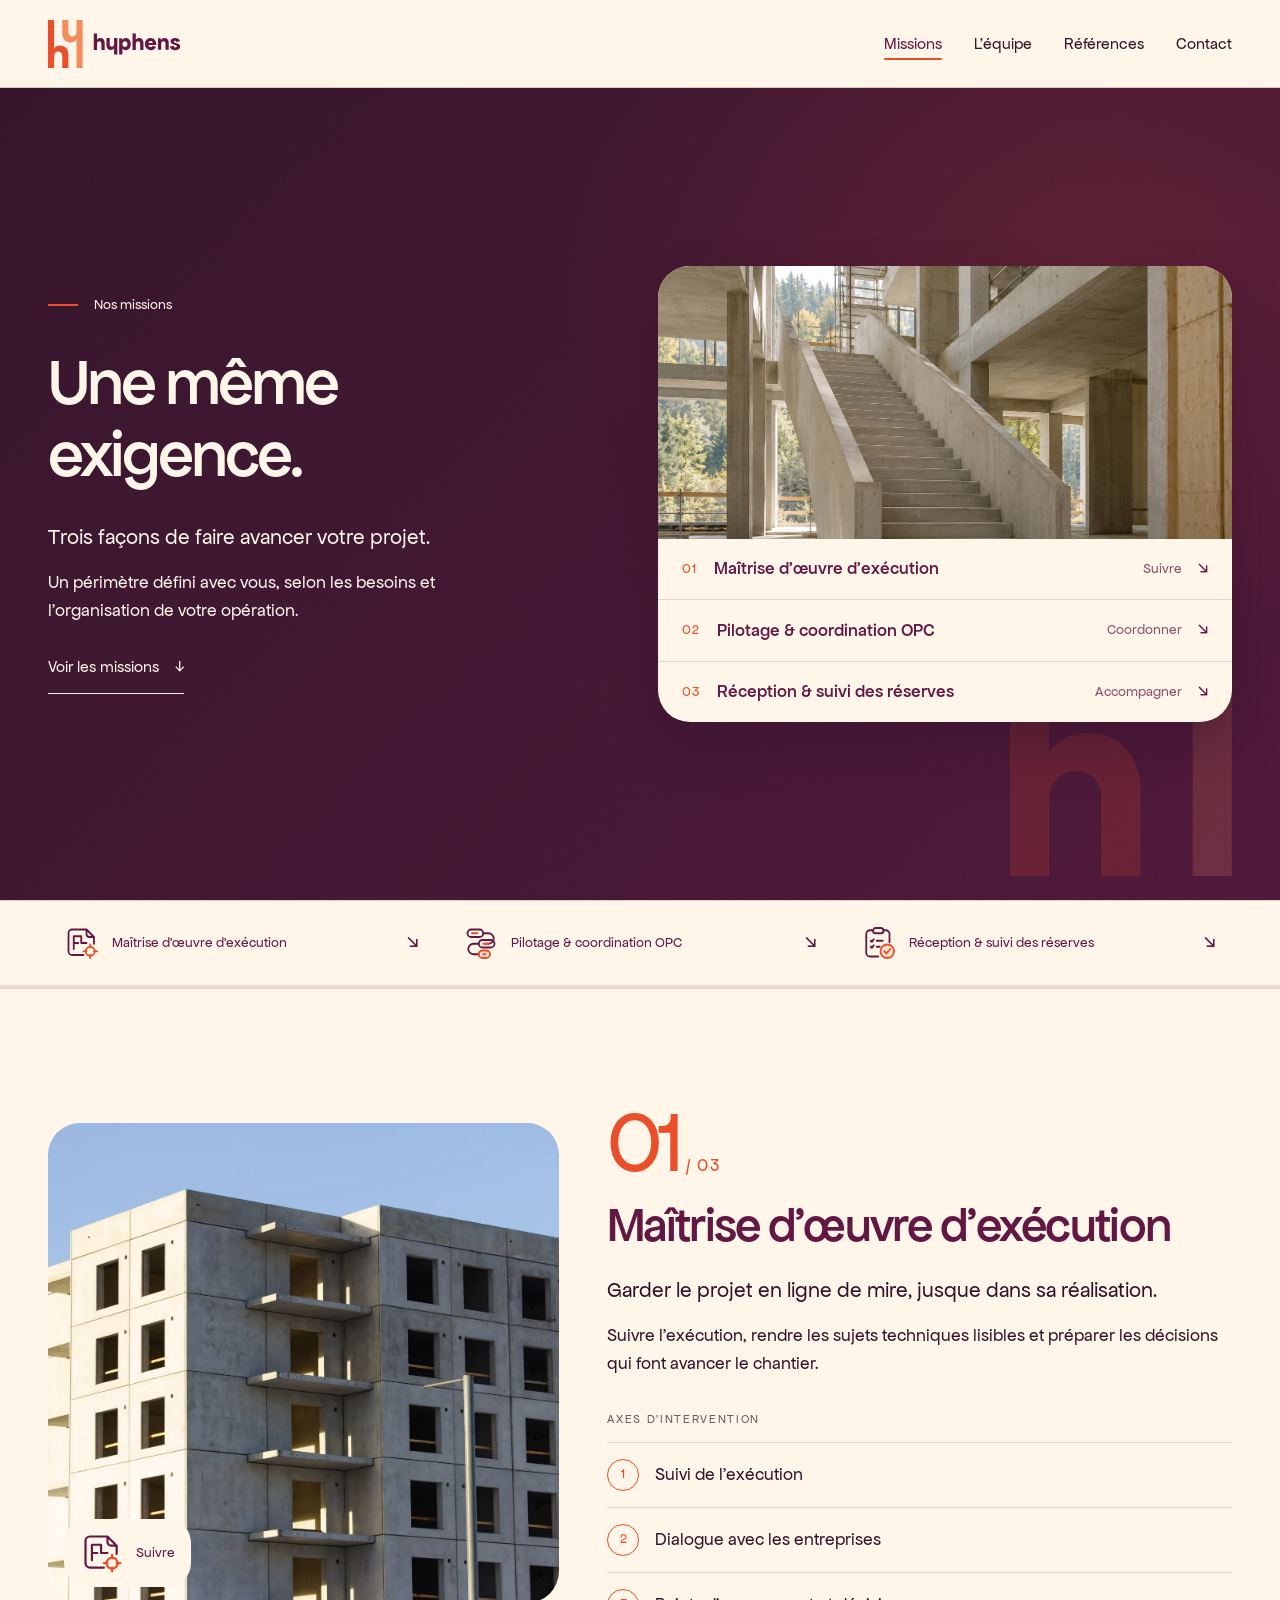
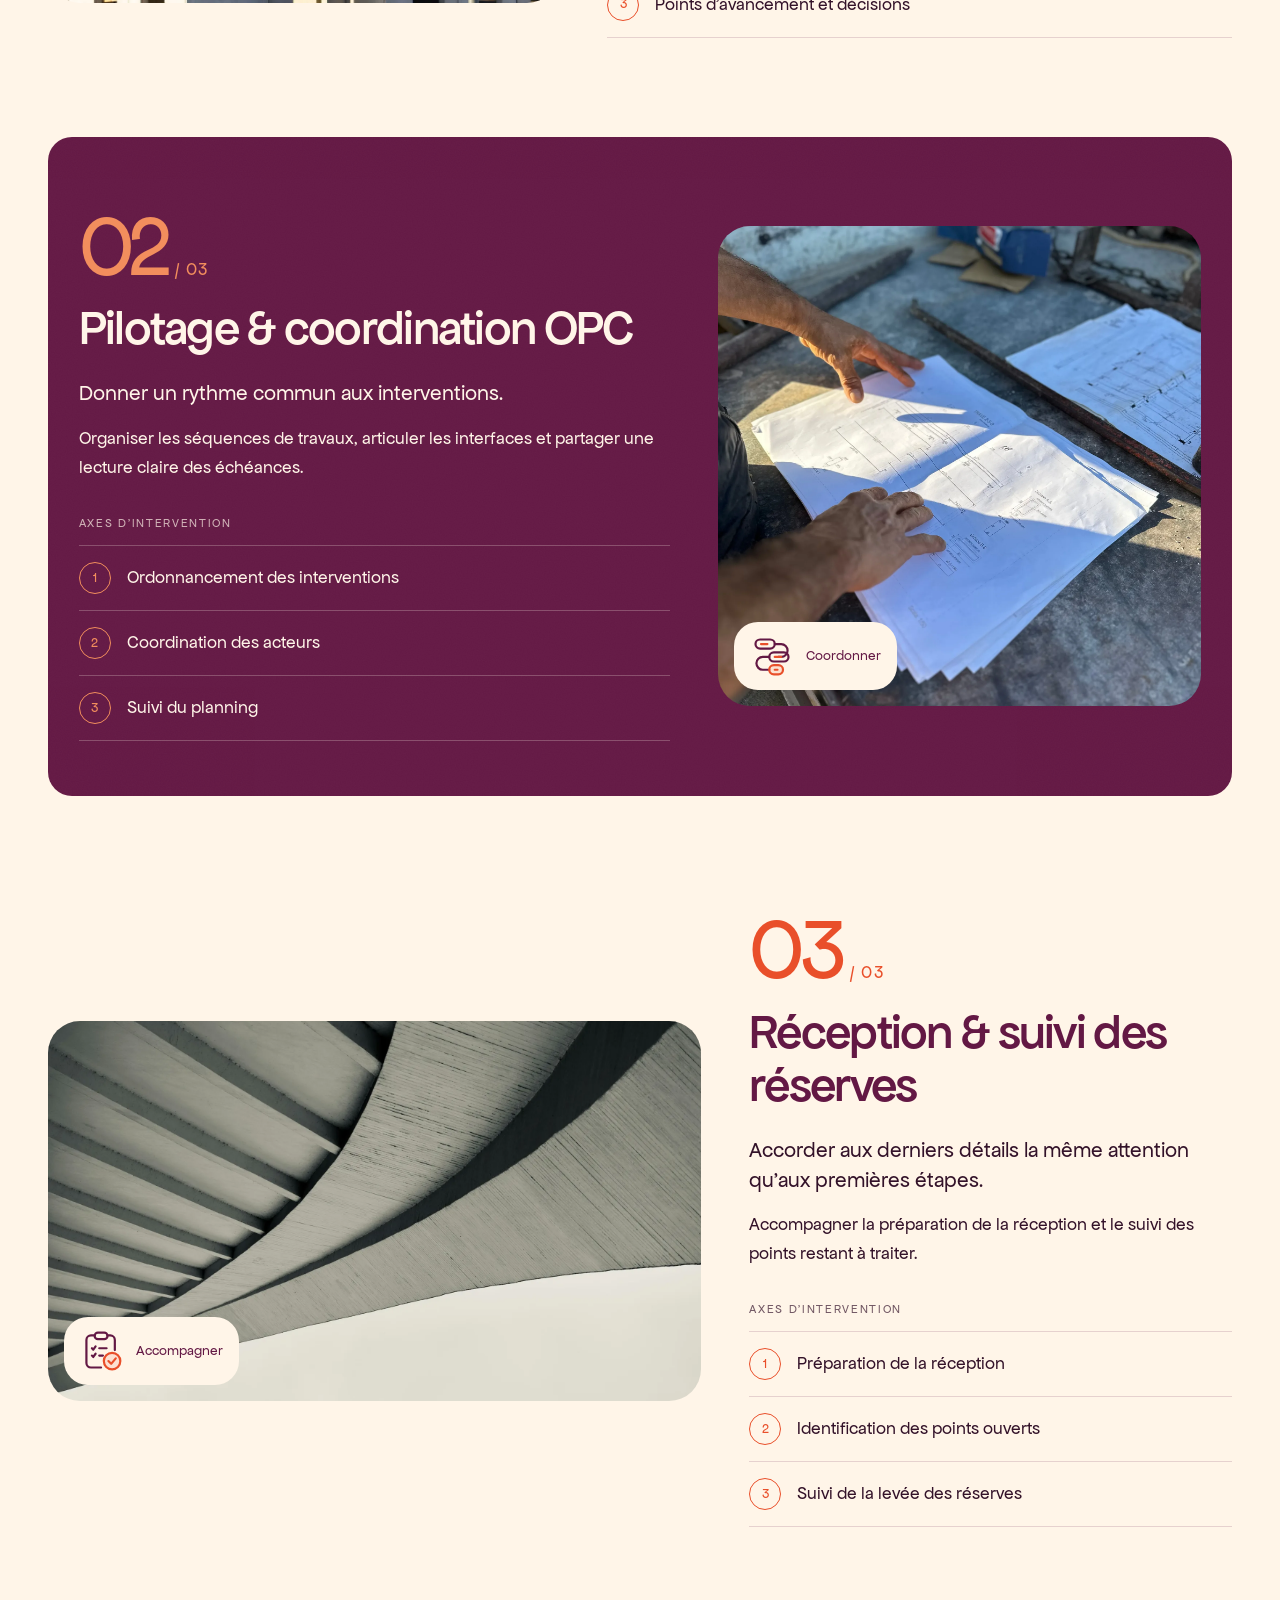
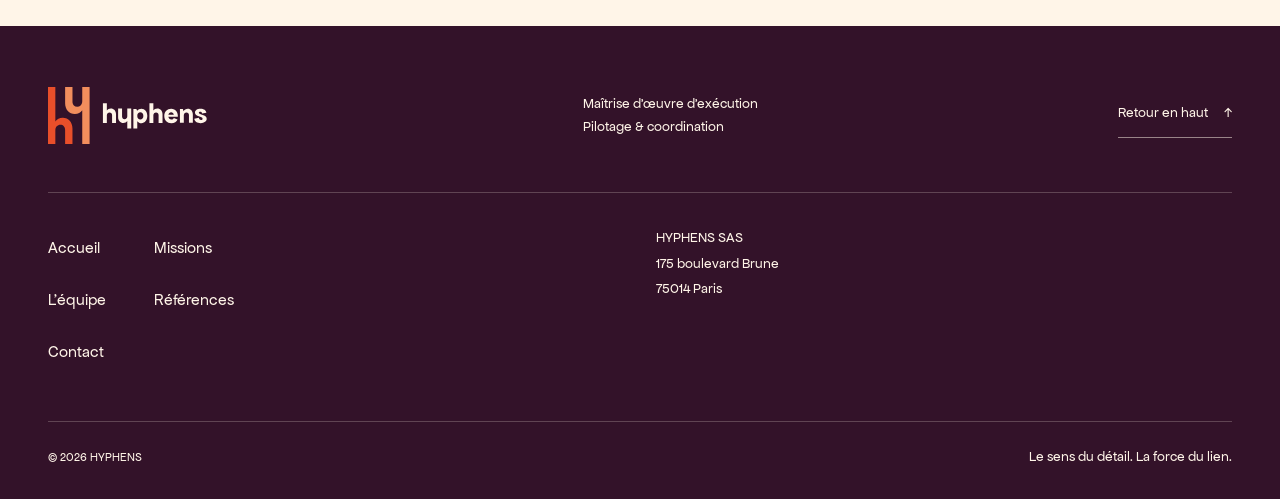
<file: site/missions.html>
<!doctype html>
<html lang="fr" data-palette="charte-2026">
<head>
  <meta charset="utf-8">
  <meta name="viewport" content="width=device-width, initial-scale=1">
  <meta name="robots" content="noindex, nofollow">
  <meta name="description" content="HYPHENS : maîtrise d’œuvre d’exécution, pilotage et coordination OPC.">
  <meta name="theme-color" content="#fff5e8">
  <title>HYPHENS | Nos missions</title>
  <link rel="icon" data-hyphens href="data:,">
  <!-- Socle partagé, puis feuilles de page, puis finitions communes. -->
  <link rel="stylesheet" href="../brand/tokens/hyphens-tokens.css?v=20261123-2">
  <link rel="stylesheet" href="styles.css?v=20261123-2">
  <link rel="stylesheet" href="refonte-2026.css?v=20261123-2">
  <link rel="stylesheet" href="../brand/tokens/hyphens-ui.css?v=20261123-2">
  <link rel="stylesheet" href="home-ui.css?v=20261123-2">
  <link rel="stylesheet" href="home-contact.css?v=20261123-2">
  <link rel="stylesheet" href="missions.css?v=20261123-2">
  <link rel="stylesheet" href="interaction-polish.css?v=20261123-2">
  <link rel="stylesheet" href="brand-intro.css?v=20261123-2">
  <script src="../brand/tokens/hyphens-palettes.js?v=20261123-2"></script>
  <script src="../brand/hyphens-brand.js?v=20261123-2"></script>
  <script src="app.js?v=20261123-2" defer></script>
  <script src="missions-motion.js?v=20261123-2" defer></script>
  <script src="interaction-polish.js?v=20261123-2" defer></script>
</head>
<body class="home-motion missions-page">
  <script src="brand-intro.js?v=20261123-2"></script>
  <a class="skip-link" href="#contenu">Aller au contenu</a>
  <header class="site-header">
    <a class="brand-link" href="index.html" aria-label="HYPHENS, accueil"><hyphens-logo aria-hidden="true"></hyphens-logo></a>
    <button class="menu-toggle" aria-expanded="false" aria-controls="navigation" type="button"><span>Menu</span><span class="menu-lines" aria-hidden="true"></span></button>
    <nav id="navigation" class="navigation" aria-label="Navigation principale">
      <a href="missions.html" aria-current="page">Missions</a>
      <a href="equipe.html">L’équipe</a>
      <a href="references.html">Références</a>
      <a href="contact.html">Contact</a>
    </nav>
  </header>

  <main id="contenu">
    <section class="mis-intro page-gutter" aria-labelledby="mis-title">
      <div class="mis-intro-copy">
        <p class="section-label"><span class="hyphen" aria-hidden="true"></span> Nos missions</p>
        <h1 id="mis-title">Une même exigence.</h1>
        <p class="mis-lead">Trois façons de faire avancer votre projet.</p>
        <p class="mis-intro-text">Un périmètre défini avec vous, selon les besoins et l’organisation de votre opération.</p>
        <a class="text-link" href="#moex">Voir les missions <span aria-hidden="true">↓</span></a>
      </div>
      <div class="mis-summary">
        <figure class="mis-summary-media" aria-hidden="true"><img src="assets/architecture-escalier.webp" width="1536" height="1024" alt="" fetchpriority="high" decoding="async"></figure>
        <ol class="mis-summary-list" aria-label="Sommaire des trois missions">
          <li><a href="#moex"><span class="mis-num" aria-hidden="true">01</span><span class="mis-summary-title">Maîtrise d’œuvre d’exécution</span><span class="mis-summary-verb">Suivre</span><span class="mis-arrow" aria-hidden="true">↘</span></a></li>
          <li><a href="#opc"><span class="mis-num" aria-hidden="true">02</span><span class="mis-summary-title">Pilotage &amp; coordination OPC</span><span class="mis-summary-verb">Coordonner</span><span class="mis-arrow" aria-hidden="true">↘</span></a></li>
          <li><a href="#reception"><span class="mis-num" aria-hidden="true">03</span><span class="mis-summary-title">Réception &amp; suivi des réserves</span><span class="mis-summary-verb">Accompagner</span><span class="mis-arrow" aria-hidden="true">↘</span></a></li>
        </ol>
      </div>
      <hyphens-mark class="mis-hero-mark" aria-hidden="true"></hyphens-mark>
    </section>
    <nav class="mis-index page-gutter" aria-label="Les trois missions">
      <a href="#moex"><hyphens-icon name="execution" aria-hidden="true"></hyphens-icon><span>Maîtrise d’œuvre d’exécution</span><span aria-hidden="true">↘</span></a>
      <a href="#opc"><hyphens-icon name="planning" aria-hidden="true"></hyphens-icon><span>Pilotage &amp; coordination OPC</span><span aria-hidden="true">↘</span></a>
      <a href="#reception"><hyphens-icon name="verification" aria-hidden="true"></hyphens-icon><span>Réception &amp; suivi des réserves</span><span aria-hidden="true">↘</span></a>
      <span class="mis-progress" aria-hidden="true"></span>
    </nav>

    <section class="mis-list page-gutter" aria-label="Détail des missions">
      <article id="moex" class="mis-item mis-reveal" aria-labelledby="moex-title">
        <div class="mis-item-visual"><img src="assets/photos/chantier-structure.webp" width="1800" height="1199" alt="Structure de bâtiment en béton avec baies ouvertes." loading="lazy" decoding="async"><div class="mis-item-head"><hyphens-icon name="execution" aria-hidden="true"></hyphens-icon><span class="mis-item-label">Suivre</span></div></div>
        <div class="mis-item-body">
          <p class="mis-chapter" aria-hidden="true"><span>01</span> / 03</p>
          <h2 id="moex-title">Maîtrise d’œuvre d’exécution</h2>
          <p class="mis-item-lead">Garder le projet en ligne de mire, jusque dans sa réalisation.</p>
          <p>Suivre l’exécution, rendre les sujets techniques lisibles et préparer les décisions qui font avancer le chantier.</p>
          <p class="mis-axes-title">Axes d’intervention</p>
          <ol class="mis-axes" aria-label="Axes de la mission MOEX"><li><span class="mis-axis-n" aria-hidden="true">1</span>Suivi de l’exécution</li><li><span class="mis-axis-n" aria-hidden="true">2</span>Dialogue avec les entreprises</li><li><span class="mis-axis-n" aria-hidden="true">3</span>Points d’avancement et décisions</li></ol>
        </div>
      </article>

      <article id="opc" class="mis-item mis-reveal" aria-labelledby="opc-title">
        <div class="mis-item-visual"><img src="assets/photos/plans-terrain.webp" width="1800" height="2400" alt="Mains consultant des plans sur une table de chantier." loading="lazy" decoding="async"><div class="mis-item-head"><hyphens-icon name="planning" aria-hidden="true"></hyphens-icon><span class="mis-item-label">Coordonner</span></div></div>
        <div class="mis-item-body">
          <p class="mis-chapter" aria-hidden="true"><span>02</span> / 03</p>
          <h2 id="opc-title">Pilotage &amp; coordination OPC</h2>
          <p class="mis-item-lead">Donner un rythme commun aux interventions.</p>
          <p>Organiser les séquences de travaux, articuler les interfaces et partager une lecture claire des échéances.</p>
          <p class="mis-axes-title">Axes d’intervention</p>
          <ol class="mis-axes" aria-label="Axes de la mission OPC"><li><span class="mis-axis-n" aria-hidden="true">1</span>Ordonnancement des interventions</li><li><span class="mis-axis-n" aria-hidden="true">2</span>Coordination des acteurs</li><li><span class="mis-axis-n" aria-hidden="true">3</span>Suivi du planning</li></ol>
        </div>
      </article>

      <article id="reception" class="mis-item mis-reveal" aria-labelledby="reception-title">
        <div class="mis-item-visual"><img src="assets/photos/architecture-courbes.webp" width="1800" height="1200" alt="Dessous d’une structure en béton aux courbes régulières, en noir et blanc." loading="lazy" decoding="async"><div class="mis-item-head"><hyphens-icon name="verification" aria-hidden="true"></hyphens-icon><span class="mis-item-label">Accompagner</span></div></div>
        <div class="mis-item-body">
          <p class="mis-chapter" aria-hidden="true"><span>03</span> / 03</p>
          <h2 id="reception-title">Réception &amp; suivi des réserves</h2>
          <p class="mis-item-lead">Accorder aux derniers détails la même attention qu’aux premières étapes.</p>
          <p>Accompagner la préparation de la réception et le suivi des points restant à traiter.</p>
          <p class="mis-axes-title">Axes d’intervention</p>
          <ol class="mis-axes" aria-label="Axes de la réception"><li><span class="mis-axis-n" aria-hidden="true">1</span>Préparation de la réception</li><li><span class="mis-axis-n" aria-hidden="true">2</span>Identification des points ouverts</li><li><span class="mis-axis-n" aria-hidden="true">3</span>Suivi de la levée des réserves</li></ol>
        </div>
      </article>

    </section>
  </main>

  <footer class="site-footer page-gutter" data-tone="fonce">
    <div class="footer-main"><a href="index.html" aria-label="HYPHENS, retour à l’accueil"><hyphens-logo aria-hidden="true"></hyphens-logo></a><p>Maîtrise d’œuvre d’exécution<br>Pilotage & coordination</p><a href="#contenu" class="back-top">Retour en haut <span aria-hidden="true">↑</span></a></div>
    <div class="footer-details"><nav class="footer-pages" aria-label="Pages HYPHENS"><a href="index.html">Accueil</a><a href="missions.html" aria-current="page">Missions</a><a href="equipe.html">L’équipe</a><a href="references.html">Références</a><a href="contact.html">Contact</a></nav><p class="footer-address">HYPHENS SAS<br>175 boulevard Brune<br>75014 Paris</p></div>
    <div class="footer-bottom"><span>© 2026 HYPHENS</span><span class="footer-signature">Le sens du détail. La force du lien.</span></div>
  </footer>






</body>
</html>
</file>
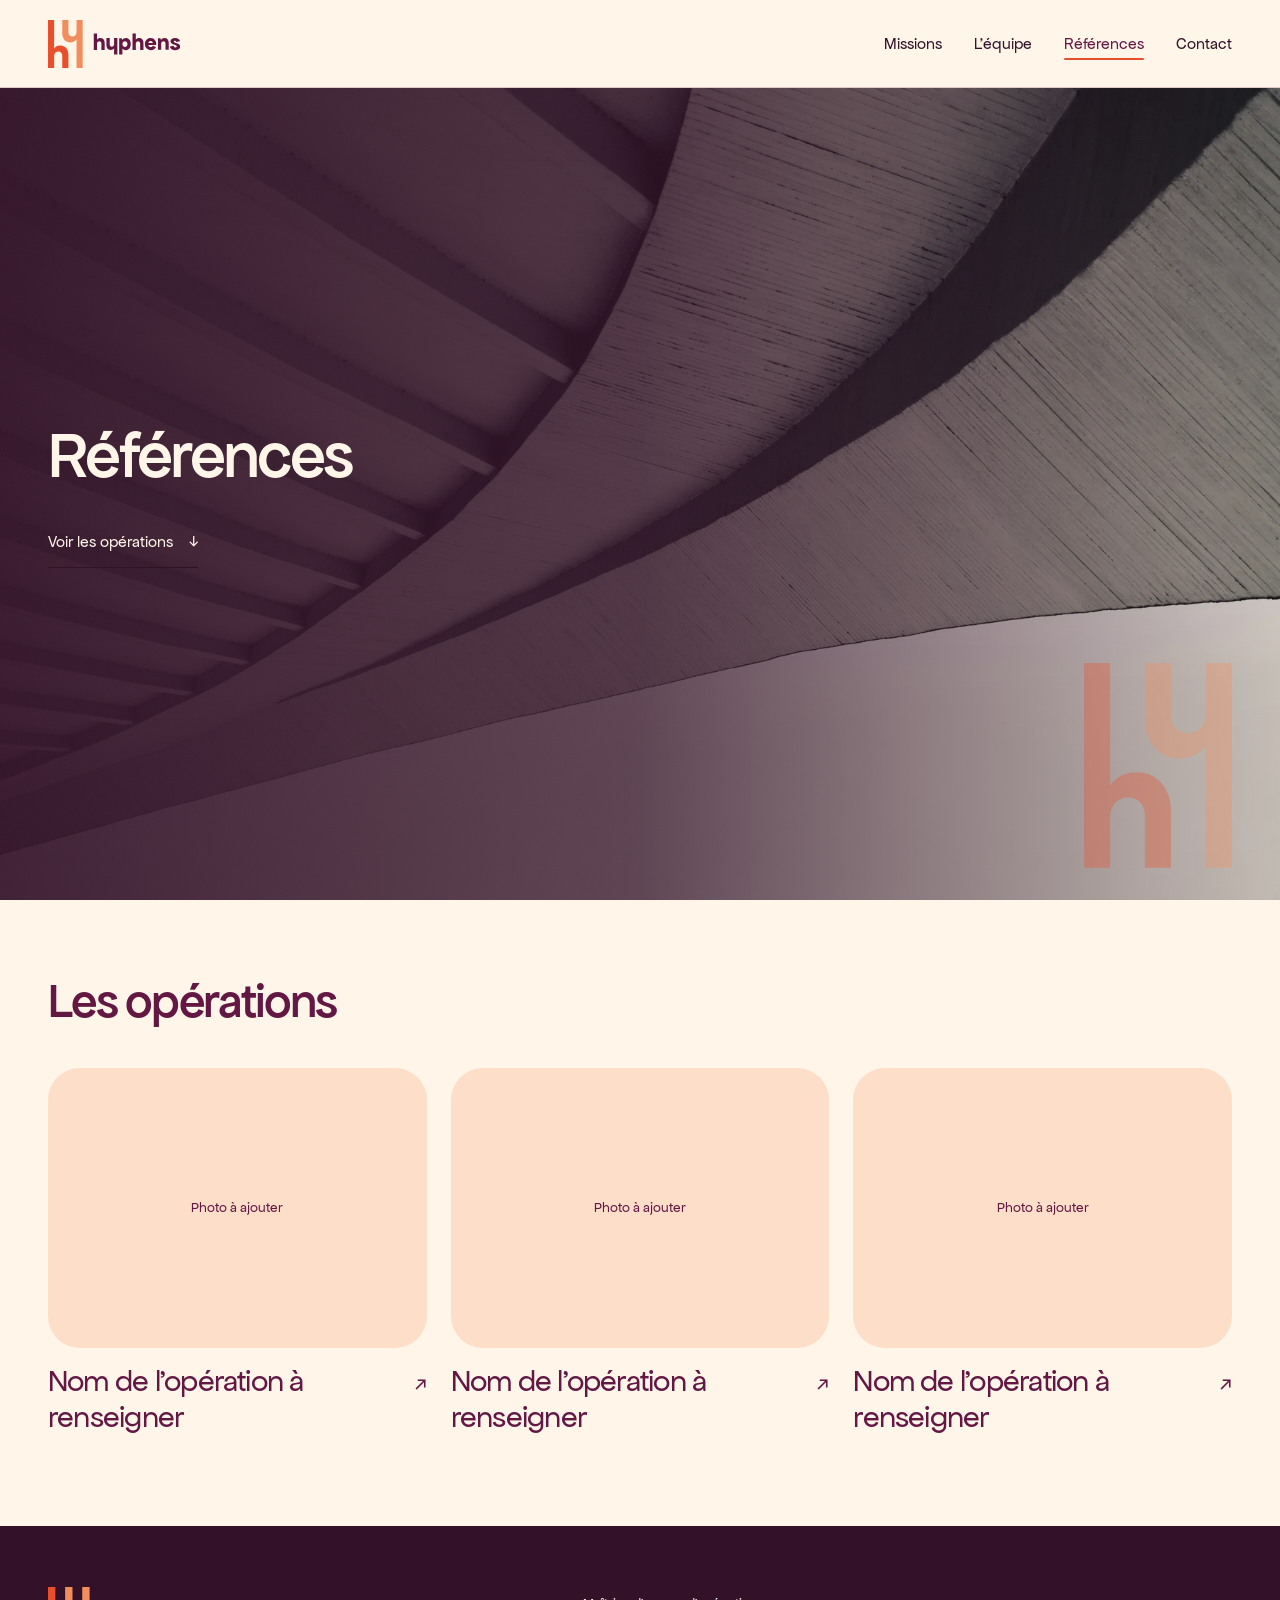
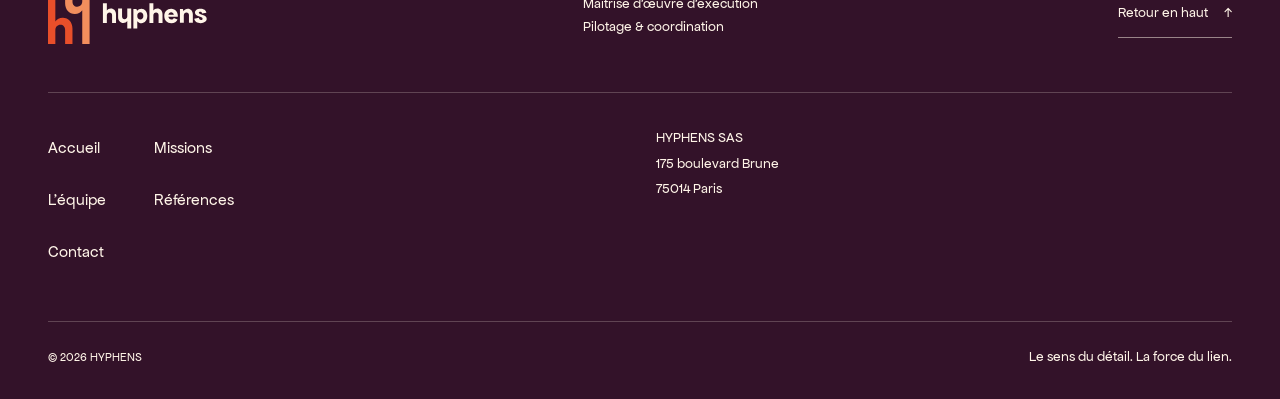
<file: site/references.html>
<!doctype html>
<html lang="fr" data-palette="charte-2026">
<head>
  <meta charset="utf-8">
  <meta name="viewport" content="width=device-width, initial-scale=1">
  <meta name="robots" content="noindex, nofollow">
  <meta name="description" content="Les références HYPHENS, du projet au chantier.">
  <meta name="theme-color" content="#fff5e8">
  <title>HYPHENS | Références</title>
  <link rel="icon" data-hyphens href="data:,">
  <!-- Socle partagé, puis feuilles de page, puis finitions communes. -->
  <link rel="stylesheet" href="../brand/tokens/hyphens-tokens.css?v=20261123-2">
  <link rel="stylesheet" href="styles.css?v=20261123-2">
  <link rel="stylesheet" href="refonte-2026.css?v=20261123-2">
  <link rel="stylesheet" href="../brand/tokens/hyphens-ui.css?v=20261123-2">
  <link rel="stylesheet" href="home-ui.css?v=20261123-2">
  <link rel="stylesheet" href="home-contact.css?v=20261123-2">
  <link rel="stylesheet" href="references-motion.css?v=20261123-2">
  <link rel="stylesheet" href="interaction-polish.css?v=20261123-2">
  <link rel="stylesheet" href="brand-intro.css?v=20261123-2">
  <script src="../brand/tokens/hyphens-palettes.js?v=20261123-2"></script>
  <script src="../brand/hyphens-brand.js?v=20261123-2"></script>
  <script src="app.js?v=20261123-2" defer></script>
  <script src="references-motion.js?v=20261123-2" defer></script>
  <script src="interaction-polish.js?v=20261123-2" defer></script>
</head>
<body class="home-motion references-page">
  <script src="brand-intro.js?v=20261123-2"></script>
  <a class="skip-link" href="#contenu">Aller au contenu</a>
  <header class="site-header">
    <a class="brand-link" href="index.html" aria-label="HYPHENS, accueil"><hyphens-logo aria-hidden="true"></hyphens-logo></a>
    <button class="menu-toggle" aria-expanded="false" aria-controls="navigation" type="button"><span>Menu</span><span class="menu-lines" aria-hidden="true"></span></button>
    <nav id="navigation" class="navigation" aria-label="Navigation principale">
      <a href="missions.html">Missions</a>
      <a href="equipe.html">L’équipe</a>
      <a href="references.html" aria-current="page">Références</a>
      <a href="contact.html">Contact</a>
    </nav>
  </header>

  <main id="contenu">
    <section class="projects-hero page-gutter" aria-labelledby="references-title">
      <div class="projects-hero-image" aria-hidden="true"><img src="assets/photos/architecture-courbes.webp" width="1800" height="1200" alt="" fetchpriority="high"></div>
      <div class="projects-hero-copy"><h1 id="references-title">Références</h1><a class="text-link" href="#references">Voir les opérations <span aria-hidden="true">↓</span></a></div>
      <hyphens-mark class="projects-hero-mark" aria-hidden="true"></hyphens-mark>
    </section>
    <section id="references" class="projects-section page-gutter" aria-labelledby="projects-title">
      <div class="projects-heading"><h2 id="projects-title">Les opérations</h2></div>
      <p id="projects-status" role="status" hidden></p>
      <div class="projects-grid">
        <button class="project-card" type="button" data-project="reference-1" aria-haspopup="dialog" aria-controls="project-dialog" aria-expanded="false" disabled>
          <span class="project-card-visual" data-project-visual><span>Photo à ajouter</span></span>
          <span class="project-card-copy"><span><span class="project-card-title" data-project-title>Nom de l’opération à renseigner</span><span class="project-card-attribution" data-project-attribution hidden></span></span><span class="project-arrow" aria-hidden="true">↗</span></span>
        </button>
        <button class="project-card" type="button" data-project="reference-2" aria-haspopup="dialog" aria-controls="project-dialog" aria-expanded="false" disabled>
          <span class="project-card-visual" data-project-visual><span>Photo à ajouter</span></span>
          <span class="project-card-copy"><span><span class="project-card-title" data-project-title>Nom de l’opération à renseigner</span><span class="project-card-attribution" data-project-attribution hidden></span></span><span class="project-arrow" aria-hidden="true">↗</span></span>
        </button>
        <button class="project-card" type="button" data-project="reference-3" aria-haspopup="dialog" aria-controls="project-dialog" aria-expanded="false" disabled>
          <span class="project-card-visual" data-project-visual><span>Photo à ajouter</span></span>
          <span class="project-card-copy"><span><span class="project-card-title" data-project-title>Nom de l’opération à renseigner</span><span class="project-card-attribution" data-project-attribution hidden></span></span><span class="project-arrow" aria-hidden="true">↗</span></span>
        </button>
      </div><noscript><p>Activez JavaScript pour consulter les fiches des références.</p></noscript>
    </section>
  </main>

  <footer class="site-footer page-gutter" data-tone="fonce">
    <div class="footer-main"><a href="index.html" aria-label="HYPHENS, retour à l’accueil"><hyphens-logo aria-hidden="true"></hyphens-logo></a><p>Maîtrise d’œuvre d’exécution<br>Pilotage & coordination</p><a href="#contenu" class="back-top">Retour en haut <span aria-hidden="true">↑</span></a></div>
    <div class="footer-details"><nav class="footer-pages" aria-label="Pages HYPHENS"><a href="index.html">Accueil</a><a href="missions.html">Missions</a><a href="equipe.html">L’équipe</a><a href="references.html" aria-current="page">Références</a><a href="contact.html">Contact</a></nav><p class="footer-address">HYPHENS SAS<br>175 boulevard Brune<br>75014 Paris</p></div>
    <div class="footer-bottom"><span>© 2026 HYPHENS</span><span class="footer-signature">Le sens du détail. La force du lien.</span></div>
  </footer>
  <dialog id="project-dialog" aria-labelledby="project-title">
    <div class="project-sheet"><button class="project-close" type="button" data-close-project aria-label="Fermer la fiche"><svg class="project-close-icon" viewBox="0 0 24 24" width="20" height="20" fill="none" stroke="currentColor" stroke-width="2" stroke-linecap="round" aria-hidden="true" focusable="false"><path d="m6 6 12 12M18 6 6 18"/></svg></button>
      <div class="project-sheet-scroll">
        <div id="project-visual" class="project-portrait">Photo à ajouter</div>
        <div class="project-content">
          <p class="section-label">Référence</p>
          <h2 id="project-title">Nom de l’opération à renseigner</h2>
          <dl id="project-facts" hidden></dl>
          <p id="project-empty">La présentation détaillée de cette référence sera ajoutée ici.</p>
          <section class="project-detail" hidden><h3>Le projet</h3><p id="project-description"></p></section>
          <section class="project-detail" hidden><h3>Les enjeux</h3><p id="project-challenges"></p></section>
          <section class="project-detail" hidden><h3>L’intervention</h3><p id="project-contribution"></p></section>
        </div>
      </div>
    </div>
  </dialog>
</body>
</html>
</file>
<file: brand/tokens/hyphens-tokens.css>
/* Fichier généré par brand/build_tokens.py à partir de tokens/palettes.json. Ne pas modifier à la main. */

@font-face { font-family: "Apfel Grotezk"; src: url("../fonts/ApfelGrotezk-Regular.woff2") format("woff2"); font-style: normal; font-weight: 400; font-display: swap; }
@font-face { font-family: "Apfel Grotezk"; src: url("../fonts/ApfelGrotezk-Mittel.woff2") format("woff2"); font-style: normal; font-weight: 500 600; font-display: swap; }
@font-face { font-family: "Apfel Grotezk"; src: url("../fonts/ApfelGrotezk-Fett.woff2") format("woff2"); font-style: normal; font-weight: 700 900; font-display: swap; }

:root {
  --hy-orange: #e94f2a;
  --hy-violine: #631844;
  --hy-corail: #f28e5d;
  --hy-encre: #331229;
  --hy-beige: #fff5e8;
  --hy-font: "Apfel Grotezk", "Helvetica Neue", Arial, sans-serif;
  --hy-font-weight-regular: 400;
  --hy-font-weight-semibold: 600;
  --hy-font-weight-bold: 700;
  --hy-logo-tracking: 0;
}

/* Tirage de plan : Le cyanotype des anciens plans : deux bleus voisins et un papier calque. */
[data-palette="tirage-de-plan"] {
  --hy-logo-exterieur: #0F3B5F;
  --hy-logo-interieur: #3F7AA6;
  --hy-logo-exterieur-fonce: #FFFFFF;
  --hy-logo-interieur-fonce: #9CC3E0;
  --hy-texte: #0F2233;
  --hy-texte-secondaire: #4F6577;
  --hy-fond: #FFFFFF;
  --hy-surface: #EEF2F5;
  --hy-fonce: #0B2A44;
  --hy-trait: #C9D3DB;
  --hy-signal: #E8B23A;
}

/* Encre et Prusse : Noir encre et bleu de Prusse. Sobre, très conseil. */
[data-palette="encre-et-prusse"] {
  --hy-logo-exterieur: #141B22;
  --hy-logo-interieur: #0F3B5F;
  --hy-logo-exterieur-fonce: #FFFFFF;
  --hy-logo-interieur-fonce: #7FA3C4;
  --hy-texte: #141B22;
  --hy-texte-secondaire: #5A626A;
  --hy-fond: #FFFFFF;
  --hy-surface: #F4F3EF;
  --hy-fonce: #141B22;
  --hy-trait: #D2D2CD;
  --hy-signal: #C8553D;
}

/* Sapin et Prusse : Le vert et le bleu deviennent les deux couches du H : sapin dehors, Prusse dedans. */
[data-palette="sapin-et-prusse"] {
  --hy-logo-exterieur: #17322B;
  --hy-logo-interieur: #0F3B5F;
  --hy-logo-exterieur-fonce: #FFFFFF;
  --hy-logo-interieur-fonce: #8DB3D3;
  --hy-texte: #17322B;
  --hy-texte-secondaire: #56655F;
  --hy-fond: #FFFFFF;
  --hy-surface: #EEF0EC;
  --hy-fonce: #17322B;
  --hy-trait: #CFD5CF;
  --hy-signal: #C9A227;
}

/* Forêt et lichen : Deux verts d'une même famille sur fond béton clair. Calme, durable. */
[data-palette="foret-et-lichen"] {
  --hy-logo-exterieur: #17322B;
  --hy-logo-interieur: #4E7A63;
  --hy-logo-exterieur-fonce: #ECEAE4;
  --hy-logo-interieur-fonce: #9CC2A9;
  --hy-texte: #17322B;
  --hy-texte-secondaire: #55625B;
  --hy-fond: #FFFFFF;
  --hy-surface: #ECEAE4;
  --hy-fonce: #17322B;
  --hy-trait: #D3D0C7;
  --hy-signal: #B5532F;
}

/* Ardoise et acier : Gris bleutés de toiture et de charpente métallique. La plus neutre. */
[data-palette="ardoise-et-acier"] {
  --hy-logo-exterieur: #232A31;
  --hy-logo-interieur: #5E7385;
  --hy-logo-exterieur-fonce: #F2F3F3;
  --hy-logo-interieur-fonce: #A9BBCB;
  --hy-texte: #232A31;
  --hy-texte-secondaire: #5E666E;
  --hy-fond: #FFFFFF;
  --hy-surface: #F2F3F3;
  --hy-fonce: #232A31;
  --hy-trait: #D5D8DB;
  --hy-signal: #E06A2C;
}

/* Pierre et terre : Tons chauds de matériaux. Plus premium, plus immobilier haut de gamme. */
[data-palette="pierre-et-terre"] {
  --hy-logo-exterieur: #2E2925;
  --hy-logo-interieur: #8C6E52;
  --hy-logo-exterieur-fonce: #F3EFE8;
  --hy-logo-interieur-fonce: #CDB295;
  --hy-texte: #2E2925;
  --hy-texte-secondaire: #6B6158;
  --hy-fond: #FFFFFF;
  --hy-surface: #F3EFE8;
  --hy-fonce: #2E2925;
  --hy-trait: #DCD4C8;
  --hy-signal: #C0612B;
}

/* Charte novembre 2026 : Identité issue du PDF de charte validé comme source : orange, violine, corail, encre et beige. */
:root, [data-palette="charte-2026"] {
  --hy-logo-exterieur: #631844;
  --hy-logo-interieur: #e94f2a;
  --hy-logo-exterieur-fonce: #fff5e8;
  --hy-logo-interieur-fonce: #f28e5d;
  --hy-texte: #331229;
  --hy-texte-secondaire: #631844;
  --hy-fond: #fff5e8;
  --hy-surface: #f28e5d;
  --hy-fonce: #631844;
  --hy-trait: #631844;
  --hy-signal: #e94f2a;
}

/* Toute zone marquée data-tone="fonce" (en-tête sombre, pied de page...) */
[data-tone="fonce"] {
  --hy-logo-exterieur: var(--hy-logo-exterieur-fonce);
  --hy-logo-interieur: var(--hy-logo-interieur-fonce);
  --hy-texte: var(--hy-logo-exterieur-fonce);
  --hy-texte-secondaire: var(--hy-logo-exterieur-fonce);
  background: var(--hy-fonce);
  color: var(--hy-logo-exterieur-fonce);
}
</file>
<file: site/styles.css>
/* La marque reste la source unique des couleurs. */
:root {
  --site-gutter: clamp(24px, 4.2vw, 72px);
  --site-space: clamp(76px, 8.7vw, 144px);
  --site-line: color-mix(in srgb, var(--hy-trait) 76%, transparent);
}
* { box-sizing: border-box; }
html { scroll-behavior: smooth; scroll-padding-top: 30px; }
body { margin: 0; background: var(--hy-fond); color: var(--hy-texte); font-family: var(--hy-font); font-weight: 400; -webkit-font-smoothing: antialiased; }
body:has(dialog[open]) { overflow: hidden; }
button, input, select, textarea { font: inherit; }
button, a, summary, select { -webkit-tap-highlight-color: transparent; }
button, a { color: inherit; }
button { cursor: pointer; }
a { text-decoration: none; }
button { border-radius: 0; }
button, input, textarea, select { accent-color: var(--hy-logo-interieur); }
button:disabled { cursor: wait; }
img { display: block; max-width: 100%; height: auto; }
figure, p, h1, h2, h3 { margin: 0; }
h1, h2, h3 { font-weight: 400; }
button:focus-visible, a:focus-visible, summary:focus-visible, select:focus-visible, input:focus-visible, textarea:focus-visible { outline: 2px solid var(--hy-logo-interieur); outline-offset: 5px; }
[hidden] { display: none !important; }
::selection { color: var(--hy-fond); background: var(--hy-logo-interieur); }
.page-gutter { padding-inline: var(--site-gutter); }
.skip-link { position: fixed; z-index: 100; top: 8px; left: 8px; padding: 12px 20px; background: var(--hy-fonce); color: var(--hy-fond); transform: translateY(-160%); }
.skip-link:focus { transform: translateY(0); }
.site-header { height: 112px; display: flex; align-items: center; justify-content: space-between; gap: 32px; padding-inline: var(--site-gutter); }
.brand-link { display: inline-flex; align-items: center; }
.site-header hyphens-logo { font-size: 34px; }
.navigation { display: flex; align-items: center; gap: clamp(20px, 2.3vw, 40px); font-size: 16px; }
.navigation a { padding-block: 10px; }
.navigation a { position: relative; }
.navigation a::after { content: ""; position: absolute; bottom: 2px; height: 1px; background: var(--hy-logo-interieur); inset-inline: 0; transform: scaleX(0); transform-origin: left; transition: transform 180ms ease; }
.navigation a:hover::after, .navigation a[aria-current]::after { transform: scaleX(1); }
.menu-toggle { display: none; }
.hero { display: grid; grid-template-columns: 0.94fr 1fr; column-gap: clamp(32px, 4.5vw, 80px); padding-left: var(--site-gutter); }
.hero-copy { padding-top: 22px; padding-bottom: 30px; display: flex; flex-direction: column; justify-content: space-between; gap: 35px; }
.hero h1 { font-size: clamp(72px, 7.75vw, 134px); letter-spacing: -.055em; line-height: .91; }
.hero-second { color: var(--hy-logo-interieur); }
.hero-bottom p { font-size: clamp(17px, 1.3vw, 21px); line-height: 1.5; color: var(--hy-texte-secondaire); }
.hero-bottom .text-link { margin-top: 25px; }
.text-link { display: inline-flex; align-items: center; justify-content: space-between; gap: 30px; padding: 0 0 7px; border: 0; border-bottom: 1px solid var(--hy-texte); background: transparent; font-size: 16px; line-height: 1.4; }
.text-link:hover { color: var(--hy-logo-interieur); border-color: var(--hy-logo-interieur); }
.hero-media { position: relative; }
.hero-image-wrap { position: relative; height: clamp(550px, 45.5vw, 755px); overflow: hidden; background: var(--hy-surface); }
.hero-image-wrap > img { width: 100%; height: 100%; object-fit: cover; object-position: 45% center; }
.image-register { position: absolute; bottom: 28px; right: 30px; display: flex; flex-direction: column; gap: 5px; }
.image-register span { width: 42px; height: 2px; background: var(--hy-fond); }
.image-register span:nth-child(2) { width: 29px; }
figcaption { font-size: 11px; color: var(--hy-texte-secondaire); line-height: 1.5; padding-top: 10px; }
.hero-media figcaption { padding-right: var(--site-gutter); text-align: right; }
.introduction { padding-block: var(--site-space); display: grid; grid-template-columns: .94fr 1fr; gap: clamp(32px, 4.5vw, 80px); }
.section-label { display: flex; align-items: center; gap: 18px; font-size: 15px; line-height: 1.5; }
.hyphen { width: 42px; flex: 0 0 42px; height: 1px; background: var(--hy-logo-interieur); }
.introduction .section-label { align-self: start; padding-top: 15px; }
.intro-copy h2 { font-size: clamp(52px, 5.8vw, 94px); line-height: .99; letter-spacing: -.045em; }
.intro-copy > p { max-width: 530px; margin-top: 34px; font-size: clamp(17px, 1.35vw, 21px); color: var(--hy-texte-secondaire); line-height: 1.6; }
.missions { display: grid; grid-template-columns: .94fr 1fr; gap: clamp(32px, 4.5vw, 80px); padding-block: var(--site-space); }
.missions-intro hyphens-mark { font-size: 52px; display: block; margin-bottom: 58px; }
.missions-intro h2 { font-size: clamp(55px, 5.9vw, 98px); letter-spacing: -.045em; line-height: .99; }
.missions-intro > p { font-size: clamp(22px, 2.3vw, 36px); line-height: 1.2; margin-top: 30px; color: var(--hy-logo-interieur-fonce); letter-spacing: -.02em; }
.mission { border-bottom: 1px solid color-mix(in srgb, var(--hy-logo-exterieur-fonce) 34%, transparent); }
.mission:first-child { border-top: 1px solid color-mix(in srgb, var(--hy-logo-exterieur-fonce) 34%, transparent); }
.mission summary { display: flex; align-items: center; justify-content: space-between; gap: 24px; padding-block: 28px; cursor: pointer; list-style: none; font-size: clamp(25px, 2.4vw, 39px); line-height: 1.14; letter-spacing: -.02em; }
.mission summary::-webkit-details-marker { display: none; }
.mission summary:hover { color: var(--hy-logo-interieur-fonce); }
.expand-icon { width: 20px; height: 20px; position: relative; flex: 0 0 20px; }
.expand-icon::before, .expand-icon::after { content: ""; position: absolute; background: currentColor; }
.expand-icon::before { top: 9px; left: 0; width: 20px; height: 1px; }
.expand-icon::after { left: 9px; top: 0; width: 1px; height: 20px; transition: transform 160ms ease; }
.mission[open] .expand-icon::after { transform: rotate(90deg); }
.mission-content { padding-bottom: 28px; max-width: 510px; }
.mission-content > p { font-size: 17px; line-height: 1.6; }
.mission-content ul { margin: 22px 0; padding-left: 17px; color: var(--hy-logo-interieur-fonce); font-size: 14px; line-height: 1.8; }
.mission-cta { display: inline-flex; align-items: center; gap: 28px; padding: 6px 0; background: transparent; border: 0; border-bottom: 1px solid var(--hy-logo-interieur-fonce); font-size: 15px; }
.mission-note { color: var(--hy-logo-interieur-fonce); margin-top: 25px; font-size: 14px; line-height: 1.5; max-width: 420px; }
.approach { padding-block: var(--site-space); }
.approach-heading .section-label { margin-bottom: 36px; }
.approach-heading h2 { max-width: 1120px; font-size: clamp(48px, 5.65vw, 94px); line-height: 1.02; letter-spacing: -.05em; }
.approach-body { display: grid; grid-template-columns: 1.1fr .8fr; gap: clamp(48px, 7.5vw, 130px); align-items: center; margin-top: 64px; }
.detail-media img { width: 100%; height: auto; aspect-ratio: 1.25; object-fit: cover; }
.principles article { border-bottom: 1px solid var(--hy-trait); padding-block: 28px; }
.principles article:first-child { padding-top: 0; }
.principles article:last-child { border-bottom: 0; }
.principles h3 { font-size: clamp(23px, 1.8vw, 30px); line-height: 1.2; letter-spacing: -.02em; }
.principles p { margin-top: 13px; font-size: 17px; line-height: 1.55; color: var(--hy-texte-secondaire); }
.conviction { display: grid; grid-template-columns: 70px 1fr auto; align-items: center; gap: 50px; padding-block: 50px; border-block: 1px solid var(--hy-trait); margin-inline: var(--site-gutter); padding-inline: 0; }
.conviction hyphens-mark { font-size: 64px; }
.conviction h2 { font-size: clamp(25px, 2.45vw, 40px); letter-spacing: -.03em; line-height: 1.15; }
.conviction p { font-size: 16px; line-height: 1.5; color: var(--hy-texte-secondaire); }
.contact { margin-top: var(--site-space); padding-block: 65px 85px; background: var(--hy-surface); }
.contact-content { display: flex; align-items: end; justify-content: space-between; gap: 32px; margin-top: 40px; }
.contact h2 { font-size: clamp(48px, 5.35vw, 88px); letter-spacing: -.045em; line-height: 1.02; }
.button-primary { display: inline-flex; align-items: center; justify-content: space-between; gap: 34px; padding: 20px 27px; background: var(--hy-fonce); color: var(--hy-fond); border: 1px solid var(--hy-fonce); font-size: 16px; line-height: 1.3; transition: background 150ms ease, color 150ms ease; }
.button-primary:hover { background: var(--hy-logo-interieur); border-color: var(--hy-logo-interieur); }
.button-primary span { font-size: 22px; }
.contact-action > p { margin-top: 20px; color: var(--hy-texte-secondaire); font-size: 14px; line-height: 1.5; }
.site-footer { padding-top: 50px; padding-bottom: 120px; }
.footer-main { display: flex; align-items: center; gap: 60px; padding-bottom: 48px; }
.footer-main hyphens-logo { font-size: 36px; }
.footer-main > p { font-size: 14px; color: var(--hy-texte-secondaire); line-height: 1.5; }
.back-top { margin-left: auto; display: inline-flex; gap: 32px; align-items: center; font-size: 14px; }
.footer-bottom { display: flex; flex-wrap: wrap; gap: 18px 28px; justify-content: space-between; border-top: 1px solid var(--hy-trait); padding-top: 22px; color: var(--hy-texte-secondaire); font-size: 12px; line-height: 1.4; }
.footer-bottom button { border: 0; background: transparent; padding: 0; text-decoration: underline; text-underline-offset: 4px; font-size: inherit; }
.footer-pages { display: flex; flex-wrap: wrap; gap: 24px; padding-bottom: 26px; font-size: 14px; }
.footer-pages a:hover { color: var(--hy-logo-interieur); }
.discover-pages { display: grid; grid-template-columns: 1fr 1fr; gap: 64px; padding-top: var(--site-space); }
.discover-pages > a { position: relative; display: flex; flex-direction: column; align-items: start; padding-block: 24px 36px; padding-right: 40px; border-top: 1px solid var(--hy-trait); }
.discover-pages > a > span:first-child { font-size: 15px; }
.discover-pages h2 { font-size: clamp(34px, 3.2vw, 54px); letter-spacing: -.035em; line-height: 1.1; margin-block: 25px 18px; }
.discover-pages p { max-width: 380px; font-size: 16px; line-height: 1.5; color: var(--hy-texte-secondaire); }
.discover-arrow { position: absolute; top: 20px; right: 0; font-size: 28px; }

@media (hover: hover) and (prefers-reduced-motion: no-preference) {
  .hero-image-wrap > img { transition: transform 900ms cubic-bezier(.2,.7,.2,1); }
  .hero-image-wrap:hover > img { transform: scale(1.025); }
  .button-primary > span, .discover-arrow { transition: transform 220ms ease; }
  .button-primary:hover > span, .discover-pages > a:hover .discover-arrow { transform: translate(3px, -3px); }
}
dialog { max-height: calc(100dvh - 40px); overflow-y: auto; overscroll-behavior: contain; width: min(680px, calc(100% - 32px)); padding: 35px 42px; color: var(--hy-texte); background: var(--hy-fond); border: 1px solid var(--hy-trait); }
dialog::backdrop { background: color-mix(in srgb, var(--hy-fonce) 66%, transparent); }
.dialog-top { display: flex; align-items: center; justify-content: space-between; margin-bottom: 28px; }
.dialog-top hyphens-mark { font-size: 35px; }
.close-dialog { display: flex; align-items: center; gap: 15px; padding: 5px 0; margin-left: auto; border: 0; background: transparent; font-size: 14px; }
.close-dialog span { font-size: 26px; }
dialog h2 { margin-top: 22px; font-size: clamp(35px, 4vw, 54px); line-height: 1.03; letter-spacing: -.04em; }
.dialog-note { margin: 22px 0 28px; color: var(--hy-texte-secondaire); font-size: 14px; line-height: 1.5; }
.form-grid { display: grid; grid-template-columns: 1fr 1fr; gap: 24px; }
form label { display: flex; flex-direction: column; gap: 8px; font-size: 14px; margin-bottom: 20px; }
form label span { display: contents; }
input, textarea, form select { width: 100%; min-width: 0; padding: 11px 12px; border: 1px solid var(--hy-texte-secondaire); border-radius: 0; background: var(--hy-fond); color: var(--hy-texte); }
textarea { resize: vertical; }
textarea::placeholder { color: var(--hy-texte-secondaire); }
.form-required { font-size: 12px; color: var(--hy-texte-secondaire); margin-bottom: 22px; }
.brief-preview h3 { font-size: 26px; line-height: 1.2; }
.brief-preview > p { margin-top: 15px; font-size: 14px; color: var(--hy-texte-secondaire); line-height: 1.5; }
.brief-preview pre { white-space: pre-wrap; overflow-wrap: anywhere; background: var(--hy-surface); padding: 20px; margin-block: 24px; font: inherit; font-size: 14px; line-height: 1.6; }
.preview-actions { display: flex; align-items: center; flex-wrap: wrap; gap: 22px; }
.info-dialog > p { margin-top: 22px; line-height: 1.6; font-size: 16px; color: var(--hy-texte-secondaire); }
.info-dialog .close-info { margin-top: 28px; }
.noscript-note { padding: 24px; background: var(--hy-surface); }

@media (min-width: 1800px) { .hero { max-width: 1900px; margin-inline: auto; padding-right: var(--site-gutter); } .page-gutter, .site-header { max-width: 1900px; margin-inline: auto; } }
@media (max-width: 1100px) {
  .site-header { height: 96px; }
  .site-header hyphens-logo { font-size: 29px; }
  .navigation { gap: 28px; font-size: 14px; }
  .hero h1 { font-size: clamp(68px, 8.4vw, 94px); }
  .hero-image-wrap { height: 570px; }
  .hero-copy { gap: 30px; }
  .hero-bottom p { font-size: 16px; }
  .conviction { grid-template-columns: 50px 1fr; gap: 30px; }
  .conviction hyphens-mark { font-size: 48px; }
  .conviction p { grid-column: 2; }
  .contact-content { align-items: start; flex-direction: column; gap: 36px; }
  .contact-action { display: flex; align-items: center; gap: 28px; }
  .contact-action > p { margin-top: 0; }
  .approach-body { gap: 45px; grid-template-columns: 1fr 1fr; }
}
@media (max-width: 760px) {
  :root { --site-gutter: 24px; --site-space: 76px; }
  html { scroll-padding-top: 20px; }
  .site-header { height: 90px; gap: 20px; position: relative; z-index: 25; }
  .site-header hyphens-logo { font-size: 30px; }
  .menu-toggle { display: flex; align-items: center; gap: 14px; padding: 10px 0 10px 10px; background: transparent; border: 0; font-size: 14px; }
  .menu-lines { position: relative; width: 23px; height: 12px; border-block: 1px solid var(--hy-texte); }
  .menu-toggle[aria-expanded="true"] .menu-lines { transform: rotate(-45deg); height: 1px; border-bottom: 0; }
  .menu-toggle[aria-expanded="true"] .menu-lines::after { content: ""; height: 1px; width: 23px; position: absolute; top: -1px; left: 0; background: var(--hy-texte); transform: rotate(90deg); }
  .navigation { display: none; position: absolute; top: 90px; inset-inline: 0; padding: 24px var(--site-gutter) 36px; background: var(--hy-fond); border-bottom: 1px solid var(--hy-trait); align-items: stretch; gap: 18px; font-size: 22px; }
  .navigation[data-open] { display: flex; flex-direction: column; }
  .hero { display: flex; flex-direction: column; padding-inline: 0; gap: 36px; }
  .hero-copy { padding: 15px var(--site-gutter) 0; gap: 30px; }
  .hero h1 { font-size: clamp(65px, 13.2vw, 98px); line-height: .93; letter-spacing: -.05em; }
  .hero h1 > br:nth-of-type(1), .hero-second > br { display: none; }
  .hero h1 { max-width: 680px; }
  .hero-second { display: block; margin-top: 4px; }
  .hero h1 > br:nth-of-type(2) { display: none; }
  .hero-bottom p { font-size: 17px; }
  .hero-bottom .text-link { margin-top: 22px; font-size: 15px; }
  .hero-image-wrap { height: clamp(380px, 80vw, 590px); margin-left: var(--site-gutter); }
  .hero-media figcaption { text-align: left; padding-inline: var(--site-gutter); font-size: 10px; }
  .introduction, .missions { grid-template-columns: 1fr; gap: 36px; }
  .introduction .section-label { padding-top: 0; }
  .intro-copy h2 { font-size: 59px; }
  .intro-copy h2 > br { display: none; }
  .intro-copy > p { margin-top: 25px; font-size: 18px; }
  .missions-intro { position: relative; }
  .missions-intro hyphens-mark { position: absolute; top: 0; right: 0; font-size: 42px; margin-bottom: 0; }
  .missions-intro h2 { font-size: 62px; max-width: 85%; }
  .missions-intro > p { font-size: 25px; margin-top: 22px; }
  .missions { gap: 45px; }
  .mission summary { font-size: 30px; padding-block: 24px; }
  .desktop-break { display: none; }
  .mission-content > p { font-size: 17px; }
  .mission-content { padding-bottom: 25px; }
  .approach-heading h2 { font-size: clamp(44px, 8.3vw, 62px); }
  .approach-heading h2 > br { display: none; }
  .approach-body { grid-template-columns: 1fr; gap: 38px; margin-top: 36px; }
  .detail-media img { aspect-ratio: 1.17; }
  .principles article { padding-block: 27px; }
  .principles h3 { font-size: 26px; }
  .conviction { gap: 24px; grid-template-columns: 40px 1fr; padding-block: 38px; }
  .conviction hyphens-mark { font-size: 38px; }
  .conviction h2 { font-size: 27px; }
  .conviction p { font-size: 15px; }
  .contact { padding-block: 50px 60px; }
  .contact h2 { font-size: clamp(45px, 8.3vw, 62px); }
  .contact h2 > br { display: none; }
  .contact-content { margin-top: 30px; }
  .contact-action { flex-direction: column; align-items: start; gap: 20px; }
  .site-footer { padding-top: 40px; padding-bottom: 135px; }
  .footer-main { flex-wrap: wrap; gap: 28px; padding-bottom: 30px; }
  .footer-main hyphens-logo { font-size: 30px; }
  .footer-main > p { margin-left: auto; font-size: 12px; }
  .back-top { width: 100%; margin-left: 0; justify-content: space-between; font-size: 13px; }
  .footer-bottom { flex-direction: column; font-size: 11px; gap: 14px; }
  .footer-bottom button { align-self: start; }
  dialog { padding: 25px; max-height: calc(100dvh - 24px); }
  .dialog-top { margin-bottom: 20px; }
  .dialog-note { font-size: 13px; }
}
@media (max-width: 380px) {
  :root { --site-gutter: 20px; }
  .site-header hyphens-logo { font-size: 26px; }
  .hero h1 { font-size: 59px; }
  .hero h1 > br:nth-of-type(1), .hero-second > br { display: inline; }
  .hero-image-wrap { height: 375px; }
  .form-grid { grid-template-columns: 1fr; gap: 0; }
}
/* La navigation passe en menu avant que les nouveaux liens ne se resserrent. */
@media (min-width: 761px) and (max-width: 1000px) {
  .site-header { position: relative; z-index: 25; }
  .menu-toggle { display: flex; align-items: center; gap: 14px; padding: 10px 0 10px 10px; background: transparent; border: 0; font-size: 14px; }
  .menu-lines { position: relative; width: 23px; height: 12px; border-block: 1px solid var(--hy-texte); }
  .menu-toggle[aria-expanded="true"] .menu-lines { transform: rotate(-45deg); height: 1px; border-bottom: 0; }
  .menu-toggle[aria-expanded="true"] .menu-lines::after { content: ""; height: 1px; width: 23px; position: absolute; top: -1px; left: 0; background: var(--hy-texte); transform: rotate(90deg); }
  .navigation { display: none; position: absolute; top: 96px; inset-inline: 0; padding: 24px var(--site-gutter) 36px; background: var(--hy-fond); border-bottom: 1px solid var(--hy-trait); align-items: stretch; gap: 18px; font-size: 22px; }
  .navigation[data-open] { display: flex; flex-direction: column; }
}
@media (max-width: 760px) {
  .discover-pages { grid-template-columns: 1fr; gap: 32px; }
  .discover-pages h2 { font-size: 38px; }
}
@media (max-width: 1000px) {
  html:not([data-navigation="ready"]) .site-header { height: auto; min-height: 90px; flex-wrap: wrap; padding-block: 24px; }
  html:not([data-navigation="ready"]) .menu-toggle { display: none; }
  html:not([data-navigation="ready"]) .navigation { display: flex; position: static; flex-basis: 100%; flex-direction: column; align-items: start; gap: 12px; padding: 16px 0 0; border: 0; }
}
@media (prefers-reduced-motion: reduce) {
  html { scroll-behavior: auto; }
  *, *::before, *::after { transition: none !important; animation: none !important; }
}
</file>
<file: site/refonte-2026.css>
/* Direction novembre 2026 : composition éditoriale et charte partagée. */
:root { --site-gutter: clamp(24px, 5vw, 88px); --site-space: clamp(80px, 9vw, 150px); }
body { color: var(--hy-encre); background: var(--hy-beige); }
h1,h2,h3 { color: var(--hy-violine); font-weight: 500; letter-spacing: -.045em; }
.site-header { height: 104px; background: var(--hy-beige); border-bottom: 1px solid color-mix(in srgb,var(--hy-violine) 20%,transparent); }
.site-header hyphens-logo { font-size: 38px; }
.navigation { gap: clamp(24px,3vw,48px); }
.hero { position: relative; display: grid; grid-template-columns: 1.05fr .95fr; gap: 0; padding: 0; background: var(--hy-beige); }
.hero-copy { position: relative; z-index: 1; min-width: 0; padding: clamp(60px,7vw,110px) 0 clamp(65px,7vw,105px) var(--site-gutter); justify-content: start; gap: 0; }
.hero-kicker { margin-bottom: clamp(32px,4vw,65px); color: var(--hy-violine); font-size: 15px; }
.hero h1 { position: relative; width: 120%; font-size: clamp(70px,7.8vw,130px); line-height: .94; letter-spacing: -.065em; }
.hero-second { color: inherit; }
.hero-bottom { display: flex; align-items: end; gap: 45px; margin-top: clamp(40px,5vw,75px); }
.hero-bottom p { color: var(--hy-encre); }
.hero-bottom .text-link { white-space: nowrap; }
.hero-media { align-self: stretch; padding-top: clamp(60px,7vw,110px); }
.hero-image-wrap { height: clamp(510px,46vw,700px); }
.hero-image-wrap:before { content: ''; position: absolute; z-index: 1; top: 0; right: 0; width: 15%; height: 12%; background: var(--hy-corail); }
.image-register { display: none; }
.hero-media figcaption { padding-right: var(--site-gutter); }
.introduction { grid-template-columns: .5fr 1fr; gap: 10vw; }
.intro-copy h2,.approach-heading h2,.missions-intro h2,.contact h2 { font-weight: 500; }
.intro-copy > p { max-width: 650px; color: var(--hy-encre); }
.section-label { color: inherit; font-size: 15px; }
.hyphen { width: 30px; flex-basis: 30px; height: 2px; background: var(--hy-orange); }
.missions { position: relative; overflow: hidden; background: var(--hy-violine); color: var(--hy-beige); grid-template-columns: .8fr 1fr; gap: 10vw; }
.missions > *:not(.missions-pattern) { position: relative; z-index: 1; }
.missions-pattern { position: absolute; width: 44%; height: 100%; left: -10%; bottom: -35%; color: var(--hy-beige); opacity: .1; pointer-events: none; }
.missions h2,.mis-method h2,.team-dialogue h2 { color: var(--hy-beige); }
.missions-intro > p,.mission-content ul,.mission-note { color: var(--hy-beige); }
.missions-intro hyphens-mark { margin-bottom: 80px; }
.mission,.mission:first-child { border-color: color-mix(in srgb,var(--hy-beige) 40%,transparent); }
.mission summary:hover,.mission-cta:hover { color: var(--hy-corail); }
.mission-cta { border-color: var(--hy-beige); }
.approach-heading { display: grid; grid-template-columns: .5fr 1fr; gap: 10vw; }
.approach-heading .section-label { margin: 10px 0 0; }
.approach-body { grid-template-columns: 1.1fr .8fr; gap: 9vw; }
.detail-media img { aspect-ratio: .98; }
.principles h3 { color: var(--hy-violine); }
.conviction { background: var(--hy-corail); margin: 0; padding: 55px var(--site-gutter); border: 0; grid-template-columns: 70px 1fr auto; }
.conviction p { color: var(--hy-encre); }
.discover-pages { gap: 24px; }
.discover-pages > a { padding: 32px; min-height: 270px; border: 0; background: color-mix(in srgb,var(--hy-corail) 25%,var(--hy-beige)); }
.discover-pages > a:nth-child(2) { margin-top: 70px; background: color-mix(in srgb,var(--hy-violine) 8%,var(--hy-beige)); }
.discover-arrow { top: 28px; right: 32px; }
.contact,.ref-contact { background: var(--hy-corail); color: var(--hy-encre); }
.contact h2,.ref-contact h2 { color: var(--hy-violine); }
.button-primary { background: var(--hy-violine); border-color: var(--hy-violine); color: var(--hy-beige); }
.button-primary:hover { background: var(--hy-encre); border-color: var(--hy-encre); color: var(--hy-beige); }
.site-footer { background: var(--hy-violine); color: var(--hy-beige); padding-top: 70px; padding-bottom: 38px; }
.footer-main { align-items: start; padding-bottom: 70px; }
.footer-main hyphens-logo { font-size: 52px; }
.footer-main > p,.footer-bottom { color: var(--hy-beige); }
.footer-bottom { border-color: color-mix(in srgb,var(--hy-beige) 35%,transparent); }
.footer-bottom a { text-decoration: underline; text-underline-offset: 4px; }
.mis-intro,.team-intro,.ref-intro { padding-top: clamp(75px,8vw,125px); }
.mis-intro h1 span + span { color: var(--hy-violine); }
.mis-index a span,.mis-number { color: var(--hy-orange); }
.mis-item-head hyphens-mark { font-size: 70px; }
.mis-item { grid-template-columns: .5fr 1fr; gap: 10vw; }
.mis-method,.team-dialogue { background: var(--hy-violine); color: var(--hy-beige); }
.mis-method h3,.team-dialogue h3 { color: var(--hy-beige); }
.mis-principles article,.team-relationship { border-color: color-mix(in srgb,var(--hy-beige) 45%,transparent); }
.team-dialogue-intro { color: var(--hy-beige); }
.team-portrait-placeholder,.ref-awaiting-media { background: color-mix(in srgb,var(--hy-corail) 45%,var(--hy-beige)); border: 0; }
.ref-filters button { background: transparent; }
.ref-filters button[aria-pressed="true"] { color: var(--hy-violine); border-color: var(--hy-orange); }
.ref-grid { gap: 90px clamp(24px,4vw,70px); }
.ref-media-stair img { aspect-ratio: 1.1; }
.ref-contact-content > div > p,.contact-action > p { color: var(--hy-encre); }
@media (max-width: 1000px) {
 .hero { grid-template-columns: 1fr 1fr; }
 .hero h1 { font-size: clamp(62px,8vw,85px); }
 .hero-bottom { display: block; }
 .hero-image-wrap { height: 550px; }
 .approach-heading { grid-template-columns: 1fr; gap: 28px; }
 .site-header hyphens-logo { font-size: 32px; }
}
@media (max-width: 760px) {
 .site-header { height: 86px; }
 .navigation { top: 86px; background: var(--hy-beige); }
 .hero { display: flex; flex-direction: column; gap: 0; }
 .hero-copy { padding: 50px var(--site-gutter) 38px; }
 .hero-kicker { margin-bottom: 32px; }
 .hero h1 { width: 100%; max-width: none; font-size: clamp(53px,11.5vw,82px); line-height: .99; }
 .hero h1 > br:nth-of-type(1),.hero-second > br { display: none; }
 .hero-bottom { margin-top: 32px; }
 .hero-media { padding: 0 0 0 var(--site-gutter); }
 .hero-image-wrap { height: auto; aspect-ratio: 1.05; }
 .introduction { display: block; }
 .introduction .section-label { margin-bottom: 32px; }
 .missions { display: block; }
 .missions-intro { margin-bottom: 55px; }
 .missions-intro hyphens-mark { position: static; margin-bottom: 36px; }
 .missions-pattern { width: 80%; bottom: -25%; }
 .approach-heading { display: block; }
 .approach-heading .section-label { margin-bottom: 30px; }
 .approach-body { display: block; margin-top: 35px; }
 .principles { margin-top: 35px; }
 .conviction { grid-template-columns: 45px 1fr; gap: 25px; padding: 45px var(--site-gutter); }
 .conviction p { grid-column: 2; }
 .discover-pages { grid-template-columns: 1fr; }
 .discover-pages > a:nth-child(2) { margin-top: 0; }
 .footer-main { flex-wrap: wrap; gap: 25px; padding-bottom: 45px; }
 .footer-main hyphens-logo { font-size: 38px; }
 .footer-main > p { margin-left: 0; }
 .mis-item { display: block; }
 .mis-item-head hyphens-mark { font-size: 50px; }
 .ref-contact-content { flex-direction: column; align-items: start; }
}
@media (prefers-reduced-motion: reduce) { *,*::before,*::after { animation: none !important; transition: none !important; } }
/* Les entrées des pages secondaires gardent le motif en retrait du texte. */
.mis-intro,.team-intro,.ref-intro { position: relative; overflow: hidden; isolation: isolate; }
.page-pattern { position: absolute; z-index: -1; right: -6%; top: -15%; width: 42%; height: 125%; color: var(--hy-violine); opacity: .1; pointer-events: none; }
.mis-intro-layout,.team-intro-layout { grid-template-columns: 1fr .45fr; }
.mis-intro-aside,.team-intro-aside { padding: 28px; background: color-mix(in srgb,var(--hy-corail) 32%,var(--hy-beige)); }
.mis-index a span { color: var(--hy-violine); }
.mis-number { color: var(--hy-violine); }
.team-stance { padding-block: 70px; }
.team-profile { gap: 7vw; }
.ref-intro-bottom { grid-template-columns: .8fr 1fr; }
.ref-intro-note { border-left: 3px solid var(--hy-orange); padding-left: 24px; }
@media (max-width: 760px) {
 .page-pattern { width: 70%; right: -25%; }
 .mis-intro-layout,.team-intro-layout { display: block; }
 .mis-intro-aside,.team-intro-aside { margin-top: 32px; padding: 24px; }
 .ref-intro-bottom { display: block; }
 .ref-intro-note { margin-top: 30px; }
}
.conviction hyphens-mark { --hy-logo-exterieur: var(--hy-violine); color: var(--hy-violine); }
@media (max-width: 760px) { .missions-pattern { display: none; } }
@media (max-width: 1100px) {
 .team-intro-aside { display: block; }
 .team-intro-aside .text-link { margin-top: 24px; }
}
/* Les commandes qui nécessitent JavaScript ne sont pas proposées sans script. */
html:not([data-navigation="ready"]) [data-contact],
html:not([data-navigation="ready"]) .ref-filters { display: none; }
/* Le survol garde un texte contrasté ; l’orange souligne l’action. */
.text-link:hover,.mis-index a:hover,.mis-item-body .mission-cta:hover,
.ref-filters button:hover,.ref-future-file summary:hover { color: var(--hy-violine); border-color: var(--hy-orange); }
.site-footer a:hover,.site-footer a[aria-current="page"] { color: var(--hy-beige); border-color: var(--hy-corail); }
</file>
<file: brand/tokens/hyphens-ui.css>
/* Source des règles UI web. Les couleurs restent dans palettes.json. */
:root {
  --ui-type-display: clamp(2.25rem, 1.414rem + 3.429vw, 4.5rem);
  --ui-type-page: clamp(2.25rem, 1.6rem + 2.667vw, 4rem);
  --ui-type-section: clamp(2rem, 1.536rem + 1.905vw, 3.25rem);
  --ui-type-card: clamp(1.5rem, 1.314rem + .762vw, 2rem);
  --ui-type-lead: clamp(1.125rem, 1.032rem + .381vw, 1.375rem);
  --ui-type-body: clamp(1rem, .954rem + .19vw, 1.125rem);
  --ui-type-action: 1rem;
  --ui-type-label: .875rem;
  --ui-type-caption: .75rem;
  --ui-leading-title: 1.08;
  --ui-leading-card: 1.15;
  --ui-leading-body: 1.6;
  --ui-space-1: .25rem;
  --ui-space-2: .5rem;
  --ui-space-3: .75rem;
  --ui-space-4: 1rem;
  --ui-space-5: 1.5rem;
  --ui-space-6: 2rem;
  --ui-space-7: 2.5rem;
  --ui-space-8: 3rem;
  --ui-space-9: 4rem;
  --ui-space-10: 5rem;
  --ui-space-11: 6rem;
  --ui-section-space: clamp(3rem, 2.257rem + 3.048vw, 5rem);
  --ui-compact-space: clamp(2.5rem, 1.943rem + 2.286vw, 4rem);
  --ui-content-gap: clamp(2rem, 1.814rem + .762vw, 2.5rem);
  --ui-card-padding: clamp(1.5rem, 1.314rem + .762vw, 2rem);
  --ui-content-width: 80rem;
  --ui-card-width: 70rem;
  --ui-radius-card: 1rem;
  --ui-radius-image: 1.25rem;
  --ui-header-height: 4.5rem;
  --ui-header-compact: 3.75rem;
  --ui-radius-control: .5rem;
  --ui-shadow-raised: 0 1px 0 color-mix(in srgb, var(--hy-violine) 10%, transparent), 0 10px 30px -18px color-mix(in srgb, var(--hy-encre) 35%, transparent);
  --ui-control-height: 3rem;
  --ui-duration-fast: 160ms;
  --ui-duration-base: 240ms;
  --ui-duration-disclosure: 420ms;
  --ui-duration-reveal: 560ms;
  --ui-duration-image: 400ms;
  --ui-ease: cubic-bezier(.22, 1, .36, 1);
}
@media (min-width: 768px) {
  :root { --ui-radius-card: 1.5rem; --ui-radius-image: 2rem; --ui-header-height: 5.5rem; --ui-header-compact: 4.25rem; }
}
</file>
<file: site/home-ui.css>
/* Pilote du socle UI partagé, limité à l'accueil pendant validation. */
body.home-motion {
  --site-gutter: max(1.25rem, calc((100vw - var(--ui-content-width)) / 2));
  --site-space: var(--ui-section-space);
  font-size: var(--ui-type-body);
  line-height: var(--ui-leading-body);
}
.home-motion .site-header { height: var(--ui-header-height); max-width: none; }
.home-motion .site-header hyphens-logo { font-size: 2rem; }
.home-motion .navigation { font-size: var(--ui-type-action); gap: var(--ui-space-6); }
.home-motion .navigation a { min-height: 44px; display: inline-flex; align-items: center; }
.home-motion .section-label { font-size: var(--ui-type-label); line-height: 1.5; gap: var(--ui-space-4); }
.home-motion .page-gutter { max-width: none; }
.home-motion .text-link, .home-motion .mission-cta { min-height: 44px; font-size: var(--ui-type-action); gap: var(--ui-space-4); }
.home-motion .button-primary { min-height: var(--ui-control-height); padding: var(--ui-space-3) var(--ui-space-5); gap: var(--ui-space-4); font-size: var(--ui-type-action); transition-duration: var(--ui-duration-fast); }
.home-motion :is(.button-primary,.home-service-link,.discovery-cta) { border-radius: var(--ui-radius-control); }
.home-motion :is(.home-service-link,.discovery-cta) { align-self: flex-start; min-height: 44px; padding: var(--ui-space-2) var(--ui-space-3); border: 1px solid currentColor; align-items: center; }
.home-motion :is(a,button,input,select,textarea,summary):focus-visible { outline: 2px solid currentColor; outline-offset: 5px; }
.home-motion dialog { width: min(40rem, calc(100% - 32px)); padding: var(--ui-space-7); border-radius: var(--ui-radius-card); }
.home-motion dialog h2 { font-size: var(--ui-type-card); line-height: var(--ui-leading-card); letter-spacing: -.025em; }
.home-motion dialog :is(input,select,textarea) { font-size: 1rem; min-height: var(--ui-control-height); }
.home-motion .close-dialog { min-height: 44px; font-size: var(--ui-type-action); }
.home-motion :is(.dialog-note,.form-required) { font-size: var(--ui-type-caption); }
@media (min-width: 768px) {
  body.home-motion { --site-gutter: max(2rem, calc((100vw - var(--ui-content-width)) / 2)); }
}
@media (min-width: 1200px) {
  body.home-motion { --site-gutter: max(3rem, calc((100vw - var(--ui-content-width)) / 2)); }
}
/* Le menu existant s'ouvre avant que les liens ne manquent de place. */
@media (max-width: 1000px) {
  .home-motion .navigation { top: var(--ui-header-height); }
  .home-motion .menu-toggle { min-height: 44px; font-size: var(--ui-type-action); }
}
@media (max-width: 767px) {
  .home-motion dialog { padding: var(--ui-space-5); }
}
</file>
<file: site/home-motion.css>
/* Accueil : compositions et rythme issus du système UI. */
.home-motion .home-hero { position: relative; isolation: isolate; overflow: hidden; min-height: calc(100svh - var(--ui-header-height)); display: flex; align-items: center; padding: var(--ui-space-10) var(--site-gutter); background: var(--hy-encre); color: var(--hy-beige); }
.home-motion .home-hero::before { content: ''; position: absolute; z-index: -1; inset: 0; background: linear-gradient(90deg, color-mix(in srgb,var(--hy-encre) 94%,transparent), color-mix(in srgb,var(--hy-encre) 83%,transparent) 43%, color-mix(in srgb,var(--hy-encre) 15%,transparent) 85%); pointer-events: none; }
.home-motion .home-hero::after { content: ''; position: absolute; z-index: -1; inset: 0; background: var(--hy-beige); opacity: .05; mask: url('assets/grain-texture.svg') repeat; mask-size: 192px 192px; pointer-events: none; }
.home-motion .home-hero-copy { position: relative; z-index: 1; max-width: 42rem; min-width: 0; display: flex; flex-direction: column; justify-content: center; align-items: start; }
.home-motion .home-hero-kicker { color: var(--hy-beige); font-size: var(--ui-type-label); margin-bottom: var(--ui-space-6); }
.home-motion .home-hero h1 { color: var(--hy-beige); font-size: var(--ui-type-display); line-height: 1.02; letter-spacing: -.045em; }
.home-motion .home-hero h1 span { display: block; }
.home-motion .home-hero-bottom { margin-top: var(--ui-space-6); }
.home-motion .home-hero-bottom p { max-width: 48ch; font-size: var(--ui-type-body); line-height: var(--ui-leading-body); }
.home-motion .home-hero-bottom .text-link { margin-top: var(--ui-space-5); color: var(--hy-beige); border-color: var(--hy-beige); }
.home-motion .home-hero-bottom .text-link:hover { color: var(--hy-corail); border-color: var(--hy-corail); }
.home-motion .home-hero-media { position: absolute; z-index: -2; inset: 0; margin: 0; }
.home-motion .home-hero-frame { position: absolute; inset: 0; }
.home-motion .home-hero-frame img { width: 100%; height: 100%; object-fit: cover; object-position: 60% 48%; }
.home-motion .home-hero-mark { position: absolute; z-index: 0; right: var(--site-gutter); bottom: var(--ui-space-7); font-size: clamp(120px, min(28vw, 56svh), 400px); opacity: .28; pointer-events: none; }
.home-motion .home-hero-caption { position: absolute; z-index: 1; bottom: var(--ui-space-4); right: var(--site-gutter); max-width: calc(100% - 40px); margin: 0; padding: var(--ui-space-2) var(--ui-space-3); background: var(--hy-beige); color: var(--hy-violine); font-size: var(--ui-type-caption); line-height: 1.5; }
.home-motion .home-role { display: grid; grid-template-columns: 1.05fr .95fr; align-items: stretch; gap: 0; padding: 0; min-height: clamp(560px, 70svh, 760px); }
.home-motion .home-role-copy { position: relative; z-index: 1; display: flex; flex-direction: column; justify-content: center; padding-block: var(--ui-section-space); padding-inline-start: var(--site-gutter); padding-inline-end: clamp(24px, 4vw, 64px); min-width: 0; }
.home-motion .home-role-copy h2 { font-size: var(--ui-type-section); line-height: var(--ui-leading-title); letter-spacing: -.035em; margin-top: var(--ui-space-5); }
.home-motion .home-role-copy > p:last-child { max-width: 60ch; margin-top: var(--ui-space-5); font-size: var(--ui-type-body); line-height: var(--ui-leading-body); }
.home-motion .home-role-figure { position: relative; width: 100%; align-self: stretch; margin: 0; min-width: 0; overflow: hidden; }
.home-motion .home-role-image { position: absolute; left: 0; top: -40px; width: 100%; height: calc(100% + 80px); object-fit: cover; object-position: 52% center; will-change: transform; }
.home-motion .home-role-figure figcaption { position: absolute; right: var(--ui-space-4); bottom: var(--ui-space-4); max-width: calc(100% - 32px); background: var(--hy-beige); color: var(--hy-violine); padding: var(--ui-space-2) var(--ui-space-3); font-size: var(--ui-type-caption); line-height: 1.5; }
.home-motion .home-services { position: relative; isolation: isolate; overflow: hidden; background: var(--hy-violine); color: var(--hy-beige); padding-block: var(--ui-section-space); }
.home-motion .home-services > * { position: relative; z-index: 1; }
.home-motion .home-services::before { content: ''; position: absolute; inset: 0; pointer-events: none; background: var(--hy-beige); opacity: .1; mask: url('../brand/logo/charte-2026/motif.svg') 0 0 / clamp(360px, 40vw, 520px) auto repeat; }
.home-motion .home-services::after { content: ''; position: absolute; z-index: 0; inset: 0; pointer-events: none; background: var(--hy-beige); opacity: .07; mask: url('assets/grain-texture.svg') repeat; mask-size: 192px 192px; }
.home-motion .home-services-heading { min-height: 0; padding-right: 0; }
.home-motion .home-services-heading h2 { color: var(--hy-beige); font-size: var(--ui-type-section); line-height: var(--ui-leading-title); letter-spacing: -.035em; margin-top: var(--ui-space-5); }
.home-motion .home-services-heading > p:last-child { max-width: 48ch; font-size: var(--ui-type-lead); line-height: 1.45; margin-top: var(--ui-space-5); }
.home-motion .home-services-grid { display: grid; grid-template-columns: repeat(3,minmax(0,1fr)); align-items: start; gap: var(--ui-space-5); margin-top: var(--ui-content-gap); }
.home-motion .home-service { display: flex; flex-direction: column; align-items: stretch; min-width: 0; padding: var(--ui-card-padding); background: var(--hy-beige); color: var(--hy-encre); border: 0; border-radius: var(--ui-radius-card); box-shadow: 0 6px 18px color-mix(in srgb,var(--hy-encre) 10%,transparent); }
.home-motion .home-service h3 { color: var(--hy-violine); font-size: var(--ui-type-card); line-height: var(--ui-leading-card); letter-spacing: -.025em; min-height: 3.45em; overflow-wrap: break-word; }
.home-motion .home-service-summary { margin-top: var(--ui-space-4); line-height: var(--ui-leading-body); font-size: var(--ui-type-body); min-height: 4.8em; }
.home-motion .home-service-toggle { display: inline-flex; align-items: center; gap: var(--ui-space-4); align-self: start; min-height: 44px; border: 0; border-bottom: 1px solid var(--hy-violine); padding: var(--ui-space-2) 0; margin-top: var(--ui-space-4); margin-bottom: var(--ui-space-4); background: transparent; color: var(--hy-violine); font-size: var(--ui-type-action); }
.home-motion .home-service-toggle-label { min-width: 5em; text-align: left; }
.home-motion .home-service-toggle-icon { position: relative; width: 18px; height: 18px; flex: 0 0 18px; }
.home-motion .home-service-toggle-icon::before,.home-motion .home-service-toggle-icon::after { content: ''; position: absolute; top: 8px; left: 1px; width: 16px; height: 2px; border-radius: 1px; background: currentColor; }
.home-motion .home-service-toggle-icon::after { transform: rotate(90deg); transition: transform var(--ui-duration-disclosure) var(--ui-ease), opacity var(--ui-duration-disclosure) var(--ui-ease); }
.home-motion .home-service-toggle[aria-expanded="true"] .home-service-toggle-icon::after { transform: rotate(0); opacity: 0; }
.home-motion .home-service-more { overflow: hidden; }
.home-motion .home-service-more-inner { padding-top: var(--ui-space-4); font-size: var(--ui-type-body); line-height: var(--ui-leading-body); }
.home-motion .home-service-more ul { margin: var(--ui-space-4) 0 var(--ui-space-5); padding-left: var(--ui-space-5); line-height: var(--ui-leading-body); }
.home-motion .home-service .home-service-link { align-self: flex-start; margin-top: var(--ui-space-4); min-height: 44px; align-items: center; }
.home-motion .home-services-note { margin-top: var(--ui-space-6); font-size: var(--ui-type-label); line-height: 1.5; }
.home-motion .home-approach { position: relative; isolation: isolate; padding-block: var(--ui-section-space); }
.home-motion .home-approach-heading { display: grid; grid-template-columns: minmax(0,1fr); gap: var(--ui-space-5); }
.home-motion .home-approach-heading h2 { font-size: var(--ui-type-section); line-height: var(--ui-leading-title); letter-spacing: -.035em; }
.home-motion .home-approach-layout { display: grid; grid-template-columns: 1fr 1fr; gap: var(--ui-space-9); align-items: start; margin-top: var(--ui-content-gap); }
.home-motion .home-approach-visual { position: sticky; z-index: 1; align-self: start; top: calc(var(--ui-header-offset, 0px) + var(--ui-space-5)); display: grid; gap: var(--ui-space-4); transition: top var(--ui-duration-base) var(--ui-ease); }
.home-motion .home-approach-visual[data-sticky-overflow] { position: relative; top: auto; }
.home-motion .home-approach-visual img { width: 100%; height: clamp(180px,calc(100svh - 280px),560px); object-fit: cover; object-position: 50% 52%; border-radius: var(--ui-radius-image); }
.home-motion .home-approach-visual figcaption { font-size: var(--ui-type-caption); line-height: 1.5; padding-top: var(--ui-space-2); }
.home-motion .home-approach-tracker { padding: var(--ui-space-5); border-radius: var(--ui-radius-card); background: color-mix(in srgb,var(--hy-corail) 16%,var(--hy-beige)); }
.home-motion .home-approach-current { display: flex; align-items: center; gap: var(--ui-space-4); color: var(--hy-violine); }
.home-motion .home-current-icon { flex: 0 0 auto; font-size: 36px; --hy-logo-exterieur: var(--hy-violine); }
.home-motion .home-current-label { font-size: var(--ui-type-action); font-weight: 500; line-height: 1.4; }
.home-motion .home-approach-rail { position: relative; height: 6px; margin: var(--ui-space-6) var(--ui-space-4) var(--ui-space-4); border-radius: 99px; background: color-mix(in srgb,var(--hy-violine) 15%,transparent); }
.home-motion .home-approach-rail .home-rail-fill { position: absolute; inset: 0; display: block; width: calc(var(--approach-progress,0) * 100%); border-radius: inherit; background: var(--hy-orange); }
.home-motion .home-rail-nodes { position: absolute; top: 50%; left: -16px; right: -16px; transform: translateY(-50%); display: flex; justify-content: space-between; }
.home-motion .home-rail-nodes i { display: grid; place-items: center; width: 32px; height: 32px; border: 2px solid var(--hy-violine); border-radius: 50%; background: var(--hy-beige); --hy-logo-exterieur: var(--hy-violine); font-size: 18px; font-style: normal; transition: background var(--ui-duration-base); }
.home-motion .home-rail-nodes i[data-active] { background: var(--hy-violine); --hy-logo-exterieur: var(--hy-beige); }
.home-motion .home-approach-steps { position: relative; z-index: 0; }
.home-motion .home-step { --approach-icon-size: 48px; --approach-node-center: calc(var(--ui-space-7) + var(--approach-icon-size) / 2); position: relative; min-height: 60svh; display: flex; flex-direction: column; justify-content: center; padding: var(--ui-space-7) 0 var(--ui-space-7) 80px; border: 0; }
/* Une liaison entre deux icônes seulement, aucune queue après la dernière. */
.home-motion .home-step:not(:last-child)::before { content: ''; position: absolute; top: var(--approach-node-center); bottom: calc(0px - var(--approach-node-center)); left: calc((var(--approach-icon-size) - 3px) / 2); width: 3px; border-radius: 99px; background: color-mix(in srgb,var(--hy-violine) 16%,transparent); pointer-events: none; }
.home-motion .home-step::after { content: ''; height: 4px; width: 64px; margin-top: var(--ui-space-6); border-radius: 99px; background: color-mix(in srgb,var(--hy-violine) 18%,transparent); transition: width var(--ui-duration-image) var(--ui-ease),background var(--ui-duration-base); }
.home-motion .home-step[data-active]::after { width: 100%; background: var(--hy-orange); }
.home-motion .home-step > hyphens-icon { position: absolute; top: var(--ui-space-7); left: 0; font-size: 28px; padding: 10px; border-radius: 18px; background: color-mix(in srgb,var(--hy-corail) 18%,var(--hy-beige)); --hy-logo-exterieur: var(--hy-violine); transition: background var(--ui-duration-base),transform var(--ui-duration-base) var(--ui-ease); }
.home-motion .home-step[data-active] > hyphens-icon { background: color-mix(in srgb,var(--hy-corail) 45%,var(--hy-beige)); transform: rotate(-5deg); }
.home-motion .home-step h3 { font-size: var(--ui-type-card); line-height: var(--ui-leading-card); letter-spacing: -.025em; }
.home-motion .home-step p { margin-top: var(--ui-space-4); max-width: 40ch; font-size: var(--ui-type-body); line-height: var(--ui-leading-body); }
@media (max-width: 1023px) {
 .home-motion .home-approach-layout { grid-template-columns: 1fr; gap: var(--ui-space-6); }
 .home-motion .home-approach-visual { position: relative; top: auto; }
 .home-motion .home-approach-visual img { height: clamp(220px,50vw,400px); }
 .home-motion .home-step { min-height: 0; padding-block: var(--ui-space-7); }
 .home-motion .home-services-grid { grid-template-columns: 1fr; gap: var(--ui-space-5); }
 .home-motion .home-service h3,.home-motion .home-service-summary { min-height: 0; }
 .home-motion .home-hero { padding-block: var(--ui-space-10); }
 .home-motion .home-hero-copy { max-width: 36rem; }
 .home-motion .home-hero-kicker { margin-bottom: var(--ui-space-4); }
 .home-motion .home-hero h1 { font-size: var(--ui-type-display); }
 .home-motion .home-hero-bottom { margin-top: var(--ui-space-4); }
 .home-motion .home-hero-bottom .text-link { margin-top: var(--ui-space-3); }
}
@media (max-width: 767px) {
 .home-motion .home-hero { align-items: flex-end; padding-top: var(--ui-space-10); padding-bottom: var(--ui-space-11); }
 .home-motion .home-hero::before { background: linear-gradient(0deg, color-mix(in srgb,var(--hy-encre) 98%,transparent), color-mix(in srgb,var(--hy-encre) 86%,transparent) 60%, color-mix(in srgb,var(--hy-encre) 24%,transparent)); }
 .home-motion .home-hero-frame img { object-position: 62% center; }
 .home-motion .home-hero-mark { top: var(--ui-space-6); bottom: auto; font-size: clamp(88px, min(29vw, 17svh), 170px); }
 .home-motion .home-hero-caption { left: var(--site-gutter); right: var(--site-gutter); bottom: var(--ui-space-4); max-width: none; }
 .home-motion .home-role { display: flex; flex-direction: column; align-items: stretch; min-height: 0; }
 .home-motion .home-role-figure { min-height: clamp(320px, 75vw, 520px); }
 .home-motion .home-approach-heading { display: block; }
 .home-motion .home-approach-heading h2 { margin-top: var(--ui-space-4); }
 .home-motion .home-services-heading h2,.home-motion .home-role-copy h2 { margin-top: var(--ui-space-4); }
 .home-motion .home-approach-layout { grid-template-columns: 1fr; gap: var(--ui-space-6); }
 .home-motion .home-approach-visual { position: static; }
 .home-motion .home-step { --approach-icon-size: 44px; padding-left: 68px; }
 .home-motion .home-step > hyphens-icon { font-size: 24px; border-radius: 16px; }
 .home-motion .home-approach-rail { margin-bottom: var(--ui-space-5); }
}
/* La lecture garde sa priorité au zoom et sur les écrans de faible hauteur. */
@media (max-height: 580px) {
 .home-motion .home-approach-visual { position: relative; top: auto; }
 .home-motion .home-hero h1 { font-size: var(--ui-type-display); }
 .home-motion .home-hero { padding-block: var(--ui-space-9) var(--ui-space-11); }
}
@media (prefers-reduced-motion: reduce) {
 .home-motion .home-step,.home-motion .home-approach-visual { transition: none; }
 .home-motion .home-step[data-active] > hyphens-icon { transform: none; }
}

/* Polissage du 18 novembre : entrée du hero, rythme des sections et parallaxe. */
.home-motion .home-hero h1 .hero-line { display: block; overflow: hidden; padding-bottom: .08em; margin-bottom: -.08em; }
.home-motion .home-hero h1 .hero-line > span { display: block; }
.home-motion .home-hero-frame { will-change: transform; }
.home-motion .home-hero-scroll { position: absolute; z-index: 1; left: 50%; bottom: var(--ui-space-6); transform: translateX(-50%); pointer-events: none; }
.home-motion .home-hero-scroll-track { position: relative; display: block; width: 1px; height: 56px; overflow: hidden; background: color-mix(in srgb,var(--hy-beige) 28%,transparent); }
.home-motion .home-hero-scroll-dot { position: absolute; left: 0; top: 0; display: block; width: 1px; height: 22px; background: var(--hy-corail); transform: translateY(-24px); }
/* Les transitions de fond : la section violine vient se poser sur le beige. */
.home-motion .home-approach-visual figure { position: relative; margin: 0; overflow: hidden; border-radius: var(--ui-radius-image); }
.home-motion .home-approach-visual img { object-position: 50% 42%; }
.home-motion main [data-apparition="mots"] .mot { display: inline-block; overflow: hidden; vertical-align: top; padding-bottom: .1em; margin-bottom: -.1em; }
.home-motion main [data-apparition="mots"] .mot > span { display: inline-block; }
.home-motion main [data-apparition="rideau"] { position: relative; }
.home-motion main [data-apparition="rideau"]::before { content: ''; position: absolute; z-index: 2; inset: 0; background: var(--hy-beige); transform: scaleX(0); transform-origin: right center; pointer-events: none; }
@media (max-width: 767px) {
 .home-motion .home-hero-scroll { display: none; }
}
@media (prefers-reduced-motion: no-preference) {
 /* Attente de la fin de la signature : état initial du hero. */
 .hero-attente .home-motion .home-hero-kicker,
 .hero-attente .home-motion .home-hero-bottom,
 .hero-attente .home-motion .home-hero-scroll { opacity: 0; transform: translateY(16px); }
 .hero-attente .home-motion .home-hero-scroll { transform: translate(-50%,16px); }
 .hero-attente .home-motion .home-hero h1 .hero-line > span { transform: translateY(108%); }
 .hero-attente .home-motion .home-hero-frame img { transform: scale(1.12); }
 /* Repli si le script ne lève jamais l'attente. */
 .hero-attente .home-motion :is(.home-hero-kicker,.home-hero-bottom,.home-hero h1 .hero-line > span,.home-hero-frame img) { animation: hero-secours 1ms 3.2s forwards; }
 .hero-attente .home-motion .home-hero-scroll { animation: hero-secours-repere 1ms 3.2s forwards; }
 @keyframes hero-secours { to { opacity: 1; transform: none; } }
 @keyframes hero-secours-repere { to { opacity: 1; transform: translateX(-50%); } }
 .hero-entree .home-motion .home-hero-kicker { transition: opacity 700ms var(--ui-ease) 80ms, transform 900ms var(--ui-ease) 80ms; }
 .hero-entree .home-motion .home-hero h1 .hero-line > span { transition: transform 1100ms var(--ui-ease) 180ms; }
 .hero-entree .home-motion .home-hero h1 .hero-line + .hero-line > span { transition-delay: 320ms; }
 .hero-entree .home-motion .home-hero-bottom { transition: opacity 800ms var(--ui-ease) 620ms, transform 1000ms var(--ui-ease) 620ms; }
 .hero-entree .home-motion .home-hero-scroll { transition: opacity 800ms var(--ui-ease) 1100ms, transform 1000ms var(--ui-ease) 1100ms; }
 .hero-entree .home-motion .home-hero-frame img { transition: transform 2600ms cubic-bezier(.16,1,.3,1); }
 .home-motion .home-hero-scroll-dot { animation: hero-defilement 2.4s var(--ui-ease) 2s infinite; }
 @keyframes hero-defilement { 0% { transform: translateY(-24px); } 60%,100% { transform: translateY(58px); } }

 /* Apparitions au défilement, actives seulement quand le script est prêt. */
 .motion-pret .home-motion main [data-apparition]:not([data-apparition="mots"]):not([data-apparition="rideau"]) { opacity: 0; transform: translateY(28px); transition: opacity 800ms var(--ui-ease) var(--motion-delay,0ms), transform 1000ms var(--ui-ease) var(--motion-delay,0ms); }
 .motion-pret .home-motion main [data-apparition="mots"] .mot > span { transform: translateY(110%); transition: transform 900ms var(--ui-ease) calc(var(--i,0) * 55ms + 60ms); }
 .motion-pret .home-motion main [data-apparition="rideau"]::before { transform: scaleX(1); transition: transform 1200ms cubic-bezier(.77,0,.18,1) 100ms; }
 .motion-pret .home-motion main [data-apparition="rideau"] img { scale: 1.12; transition: scale 1600ms var(--ui-ease) 200ms; }
 .motion-pret .home-motion main [data-apparition][data-visible]:not([data-apparition="mots"]):not([data-apparition="rideau"]) { opacity: 1; transform: none; }
 .motion-pret .home-motion [data-apparition="mots"][data-visible] .mot > span { transform: none; }
 .motion-pret .home-motion main [data-apparition="rideau"][data-visible]::before { transform: scaleX(0); }
 .motion-pret .home-motion main [data-apparition="rideau"][data-visible] img { scale: 1; }
 .home-motion .home-services[data-tone="fonce"] [data-apparition="rideau"]::before { background: var(--hy-violine); }
}
</file>
<file: site/clients-carousel.css>
/* Bandeau de démonstration. Les copies restent pilotées par le script. */
#clients { background: var(--hy-beige); color: var(--hy-encre); padding-block: var(--ui-compact-space); }
#clients .clients-heading { display: flex; align-items: end; justify-content: space-between; gap: var(--ui-space-6); }
#clients h2 { font-size: var(--ui-type-section); line-height: var(--ui-leading-title); letter-spacing: -.035em; margin-top: 0; color: var(--hy-violine); }
#clients h2::before { content: ''; display: block; width: 32px; height: 2px; margin-bottom: var(--ui-space-5); background: var(--hy-orange); }
#clients .clients-note { margin-top: var(--ui-space-4); font-size: var(--ui-type-label); line-height: 1.5; color: var(--hy-violine); }
#clients .clients-controls { display: flex; gap: var(--ui-space-2); align-items: center; flex-wrap: wrap; }
#clients .clients-controls[hidden] { display: none; }
#clients .clients-controls button { height: 44px; min-width: 44px; padding: 0 var(--ui-space-4); border: 1px solid var(--hy-violine); background: transparent; color: var(--hy-violine); transition: background var(--ui-duration-fast), color var(--ui-duration-fast); }
#clients .clients-controls button:hover,#clients .clients-controls button:focus-visible { background: var(--hy-violine); color: var(--hy-beige); }
#clients .clients-controls .clients-previous,#clients .clients-controls .clients-next { font-size: 22px; }
#clients .clients-controls .clients-pause { font-size: var(--ui-type-action); }
#clients .clients-controls button:disabled { cursor: default; opacity: .65; }
#clients .clients-list { display: grid; grid-auto-flow: column; grid-auto-columns: max(190px, 25%); overflow-x: auto; overscroll-behavior-x: contain; scroll-snap-type: x proximity; scroll-behavior: auto; margin: var(--ui-content-gap) 0 0; padding: 0 0 var(--ui-space-4); list-style: none; scrollbar-color: var(--hy-violine) var(--hy-beige); scrollbar-width: thin; }
#clients .clients-list li { min-width: 0; min-height: 144px; display: grid; place-items: center; padding: var(--ui-space-5); border-block: 1px solid color-mix(in srgb,var(--hy-violine) 35%,transparent); border-right: 1px solid color-mix(in srgb,var(--hy-violine) 20%,transparent); scroll-snap-align: start; }
#clients .clients-list li:first-child { border-left: 1px solid color-mix(in srgb,var(--hy-violine) 20%,transparent); }
#clients .clients-list li span { color: var(--hy-violine); text-align: center; font-size: var(--ui-type-label); }
#clients .clients-list li img { display: block; width: auto; height: auto; max-width: 85%; max-height: 75px; object-fit: contain; }
/* Le raccord traverse des copies identiques, sans retour visuel en arrière. */
#clients .clients-list.is-infinite { scroll-snap-type: none; scrollbar-width: none; }
#clients .clients-list.is-infinite::-webkit-scrollbar { display: none; }
@media (max-width: 767px) {
 #clients .clients-heading { display: block; }
 #clients h2::before { margin-bottom: var(--ui-space-4); }
 #clients .clients-controls { margin-top: var(--ui-space-5); }
 #clients .clients-list { grid-auto-columns: max(190px,70%); }
 #clients .clients-list li { min-height: 128px; }
}
@media (prefers-reduced-motion: reduce) { #clients .clients-controls button { transition: none; } }
</file>
<file: site/discovery-motion.css>
/* Découvrir : fenêtres photographiques encastrées, sans motif d'angle répété. */
.home-motion .home-discovery { padding-block: var(--ui-section-space); background: var(--hy-beige); color: var(--hy-encre); }
.home-discovery .discovery-heading { display: grid; gap: var(--ui-space-5); margin-bottom: var(--ui-content-gap); }
.home-discovery .discovery-heading .section-label { color: var(--hy-violine); }
.home-discovery .discovery-heading h2 { margin: 0; max-width: none; font-size: var(--ui-type-section); font-weight: 500; line-height: var(--ui-leading-title); letter-spacing: -.035em; }
.home-discovery .discovery-panels { display: grid; max-width: var(--ui-card-width); margin-inline: auto; grid-template-columns: repeat(2,minmax(0,1fr)); gap: var(--ui-space-5); }
.home-discovery .discovery-panel { --discovery-frame: color-mix(in srgb,var(--hy-violine) 18%,transparent); position: relative; isolation: isolate; display: flex; flex-direction: column; min-width: 0; padding: var(--ui-space-3); border: 1px solid var(--discovery-frame); border-radius: var(--ui-radius-card); background: color-mix(in srgb,var(--hy-corail) 9%,var(--hy-beige)); color: var(--hy-violine); text-decoration: none; box-shadow: 0 8px 24px color-mix(in srgb,var(--hy-encre) 4%,transparent); transition: border-color var(--ui-duration-base),box-shadow var(--ui-duration-base); }
.home-discovery .discovery-panel:focus-visible { outline: 3px solid var(--hy-violine); outline-offset: 6px; }
.home-discovery .discovery-art { position: relative; overflow: hidden; flex: 0 0 auto; height: clamp(200px,18vw,240px); border-radius: calc(var(--ui-radius-card) - var(--ui-space-2)); background: var(--hy-encre); }
.home-discovery .discovery-art::after { content: ''; position: absolute; inset: var(--ui-space-3); border: 1px solid color-mix(in srgb,var(--hy-beige) 45%,transparent); border-radius: max(4px,calc(var(--ui-radius-card) - var(--ui-space-4))); pointer-events: none; transition: inset var(--ui-duration-image) var(--ui-ease),opacity var(--ui-duration-image); }
.home-discovery .discovery-art img { display: block; width: 100%; height: 100%; object-fit: cover; object-position: 50% 47%; transform: scale(1); transition: transform var(--ui-duration-image) var(--ui-ease); }
.home-discovery .discovery-panel-copy { display: flex; flex: 1; flex-direction: column; min-width: 0; padding: var(--ui-space-5) calc(var(--ui-card-padding) - var(--ui-space-3)) calc(var(--ui-card-padding) - var(--ui-space-3)); }
.home-discovery .discovery-label { display: flex; align-items: center; gap: var(--ui-space-3); font-size: var(--ui-type-label); line-height: 1.5; }
.home-discovery .discovery-label::before { content: ''; width: 24px; height: 2px; border-radius: 2px; background: var(--hy-orange); }
.home-discovery .discovery-panel h3 { margin: var(--ui-space-3) 0 var(--ui-space-5); color: inherit; font-size: var(--ui-type-card); font-weight: 500; letter-spacing: -.025em; line-height: var(--ui-leading-card); }
.home-discovery .discovery-cta { display: flex; justify-content: flex-start; gap: var(--ui-space-3); margin-top: auto; font-size: var(--ui-type-action); line-height: 1.4; }
.home-discovery .discovery-work { --discovery-frame: color-mix(in srgb,var(--hy-beige) 28%,transparent); background: var(--hy-violine); color: var(--hy-beige); }
.home-discovery .discovery-work .discovery-label::before { background: var(--hy-corail); }
.home-discovery .discovery-work .discovery-art img { object-position: 50% 55%; }
.home-discovery .discovery-panel:is(:hover,:focus-visible) { border-color: var(--hy-corail); box-shadow: 0 12px 32px color-mix(in srgb,var(--hy-encre) 9%,transparent); }
.home-discovery .discovery-panel:is(:hover,:focus-visible) .discovery-art img { transform: scale(1.04); }
.home-discovery .discovery-panel:is(:hover,:focus-visible) .discovery-art::after { inset: var(--ui-space-2); opacity: .65; }
@media (max-width:767px) {
  .home-discovery .discovery-heading { gap: var(--ui-space-4); }
  .home-discovery .discovery-panels { grid-template-columns: 1fr; gap: var(--ui-space-5); }
  .home-discovery .discovery-art { height: clamp(190px,52vw,230px); }
  .home-discovery .discovery-panel-copy { padding: var(--ui-space-5) var(--ui-space-3) var(--ui-space-3); }
}
@media (prefers-reduced-motion:reduce) {
  .home-discovery .discovery-panel,.home-discovery .discovery-art img,.home-discovery .discovery-art::after { transition: none; }
  .home-discovery .discovery-panel:is(:hover,:focus-visible) .discovery-art img { transform: none; }
}

/* Accès éditoriaux : deux liens photographiques, distincts des cartes Missions. */
.home-motion .home-discovery { display:block; }
.home-discovery .discovery-heading { display:flex; align-items:baseline; justify-content:space-between; gap:var(--ui-space-6); margin-bottom:var(--ui-content-gap); }
.home-discovery .discovery-panels { width:100%; max-width:none; grid-template-columns:repeat(2,minmax(0,1fr)); gap:var(--ui-content-gap); }
.home-discovery .discovery-panel { display:grid; grid-template-columns:minmax(120px,.65fr) minmax(0,1fr); padding:0; border:0; border-radius:0; background:transparent; box-shadow:none; color:var(--hy-violine); gap:var(--ui-space-5); }
.home-discovery .discovery-art { height:100%; min-height:180px; border-radius:var(--ui-radius-image); }
.home-discovery .discovery-art::after { display:none; }
.home-discovery .discovery-panel-copy { padding:var(--ui-space-3) 0; }
.home-discovery .discovery-panel h3 { font-size:var(--ui-type-lead); margin-block:var(--ui-space-3) var(--ui-space-4); }
.home-discovery .discovery-cta { border-color:color-mix(in srgb,var(--hy-violine) 20%,transparent); font-size:var(--ui-type-label); }
.home-discovery .discovery-work .discovery-label::before { background:var(--hy-orange); }
.home-discovery .discovery-panel:is(:hover,:focus-visible) { box-shadow:none; }
@media(max-width:1000px) {
 .home-discovery .discovery-heading { display:grid; }
 .home-discovery .discovery-panels { grid-template-columns:repeat(2,minmax(0,1fr)); }
 .home-discovery .discovery-panel { grid-template-columns:1fr; gap:var(--ui-space-3); }
 .home-discovery .discovery-art { height:210px; }
}
@media(max-width:600px) {
 .home-discovery .discovery-panels { grid-template-columns:1fr; }
 .home-discovery .discovery-panel { grid-template-columns:120px minmax(0,1fr); gap:var(--ui-space-4); }
 .home-discovery .discovery-art { height:100%; min-height:195px; }
 .home-discovery .discovery-cta { gap:var(--ui-space-2); }
}

/* Polissage du 18 novembre : parallaxe discrète des photos et révélation par rideau. */
.home-discovery .discovery-art img { height: calc(100% + 32px); margin-top: -16px; translate: 0 calc((var(--discovery-progress, .5) - .5) * -32px); }
.home-discovery .discovery-art::before { content: ''; position: absolute; z-index: 1; inset: 0; background: var(--hy-beige); transform: scaleY(0); transform-origin: top center; pointer-events: none; }
@media (prefers-reduced-motion: no-preference) {
  .home-discovery[data-reveal-ready] .discovery-art::before { transform: scaleY(1); transition: transform 1100ms cubic-bezier(.77,0,.18,1) calc(var(--panel-index, 0) * 140ms + 150ms); }
  .home-discovery[data-reveal-ready][data-revealed] .discovery-art::before { transform: scaleY(0); }
}
@media (prefers-reduced-motion: reduce) {
  .home-discovery .discovery-art img { translate: none; }
}
</file>
<file: site/home-contact.css>
/* Pied de page commun. Couleurs issues de la charte. */
.home-motion main + .site-footer { margin-top: 0; }

.home-motion .site-footer {
  position: relative;
  background: var(--hy-encre);
  color: var(--hy-beige);
  padding-block: var(--ui-compact-space) var(--ui-space-6);
}
.home-motion .footer-main {
  display: grid;
  grid-template-columns: minmax(0, 1fr) minmax(0, 1fr) auto;
  align-items: center;
  gap: var(--ui-space-6);
  padding-bottom: var(--ui-space-8);
  border: 0;
}
.home-motion .footer-main hyphens-logo { font-size: clamp(34px, 3vw, 44px); }
.home-motion .footer-main > p {
  margin: 0;
  font-size: var(--ui-type-label);
  line-height: 1.6;
  color: var(--hy-beige);
}
.home-motion .back-top {
  display: inline-flex;
  align-items: center;
  justify-content: space-between;
  gap: var(--ui-space-4);
  min-height: 44px;
  margin: 0;
  padding-bottom: var(--ui-space-1);
  border-bottom: 1px solid color-mix(in srgb, var(--hy-beige) 50%, transparent);
  font-size: var(--ui-type-label);
  white-space: nowrap;
}
.home-motion .back-top > span { transition: transform var(--ui-duration-base) var(--ui-ease); }
.home-motion .back-top:is(:hover, :focus-visible) > span { transform: translateY(-4px); }
.home-motion .footer-details {
  display: grid;
  grid-template-columns: minmax(0, 1fr) minmax(0, 1fr);
  gap: var(--ui-space-6);
  padding-block: var(--ui-space-6) var(--ui-space-8);
  border-top: 1px solid color-mix(in srgb, var(--hy-beige) 22%, transparent);
}
.home-motion .footer-pages {
  display: grid;
  grid-template-columns: repeat(2, max-content);
  align-content: start;
  gap: var(--ui-space-2) var(--ui-space-8);
  padding: 0;
  margin: 0;
  font-size: var(--ui-type-action);
}
.home-motion .footer-pages a {
  display: inline-flex;
  align-items: center;
  min-height: 44px;
  border: 0;
  text-decoration: none;
  text-underline-offset: 5px;
  text-decoration-thickness: 1px;
}
.home-motion .footer-pages a:is(:hover, :focus-visible) { color: var(--hy-beige); text-decoration: underline; }
.home-motion .footer-address {
  margin: 0;
  font-size: var(--ui-type-label);
  line-height: 1.8;
  color: var(--hy-beige);
}
.home-motion .footer-bottom {
  display: flex;
  flex-wrap: wrap;
  align-items: center;
  justify-content: space-between;
  gap: var(--ui-space-4) var(--ui-space-6);
  padding-top: var(--ui-space-5);
  border-top: 1px solid color-mix(in srgb, var(--hy-beige) 22%, transparent);
  font-size: var(--ui-type-caption);
  line-height: 1.5;
  color: var(--hy-beige);
}
.home-motion .footer-signature { font-size: var(--ui-type-label); }
.home-motion .site-footer a:focus-visible { outline-color: var(--hy-beige); }

@media (max-width: 1000px) {
  .home-motion .footer-main { grid-template-columns: 1fr auto; }
  .home-motion .footer-main > p { grid-column: 1; grid-row: 2; }
  .home-motion .back-top { grid-column: 2; grid-row: 1; }
}
@media (max-width: 767px) {
  .home-motion .contact::before { clip-path: none; }
  .home-motion .footer-main { gap: var(--ui-space-5); padding-bottom: var(--ui-space-6); }
  .home-motion .footer-main hyphens-logo { font-size: 34px; }
  .home-motion .back-top { font-size: var(--ui-type-caption); gap: var(--ui-space-2); }
  .home-motion .footer-details { grid-template-columns: 1fr; gap: var(--ui-space-6); padding-block: var(--ui-space-5) var(--ui-space-6); }
  .home-motion .footer-pages { grid-template-columns: repeat(2, minmax(0, 1fr)); gap: var(--ui-space-1) var(--ui-space-5); }
  .home-motion .footer-bottom { align-items: flex-start; flex-direction: column; gap: var(--ui-space-2); }
}
@media (max-width: 380px) {
  .home-motion .footer-main { grid-template-columns: 1fr; }
  .home-motion .back-top { grid-column: 1; grid-row: 3; justify-self: start; }
}
@media (prefers-reduced-motion: reduce) {
  .home-motion .back-top > span { transition: none; }
  .home-motion .back-top:is(:hover, :focus-visible) > span { transform: none; }
}
</file>
<file: site/interaction-polish.css>
/* Finitions communes, limitées aux contrôles de navigation. */
.home-motion .navigation a::after {
  height: 2px;
  border-radius: 999px;
  transform-origin: left center;
  transition: transform var(--ui-duration-base) var(--ui-ease);
}
.home-motion .navigation a:focus-visible::after { transform: scaleX(1); }



.home-motion .text-link {
  transition: color var(--ui-duration-base), border-color var(--ui-duration-base);
  touch-action: manipulation;
}
.home-motion .footer-pages a {
  text-decoration-line: underline;
  text-decoration-color: transparent;
  transition: text-decoration-color var(--ui-duration-base);
}
.home-motion .footer-pages a:is(:hover, :focus-visible) {
  text-decoration-color: currentColor;
}
.home-motion :is(button, a):active { -webkit-tap-highlight-color: transparent; }

@media (max-width: 1000px) {
  /* Deux traits permanents : la croix se forme sans changement de hauteur. */
  .home-motion .menu-toggle .menu-lines {
    display: block;
    position: relative;
    width: 24px;
    height: 16px;
    border: 0;
    transform: none;
  }
  .home-motion .menu-toggle .menu-lines::before,
  .home-motion .menu-toggle .menu-lines::after {
    content: '';
    position: absolute;
    left: 0;
    top: 3px;
    width: 24px;
    height: 2px;
    border-radius: 999px;
    background: currentColor;
    transform: none;
    transition: transform var(--ui-duration-base) var(--ui-ease);
  }
  .home-motion .menu-toggle .menu-lines::after { top: 11px; }
  .home-motion .menu-toggle[aria-expanded="true"] .menu-lines::before {
    transform: translateY(4px) rotate(45deg);
  }
  .home-motion .menu-toggle[aria-expanded="true"] .menu-lines::after {
    transform: translateY(-4px) rotate(-45deg);
  }
  .home-motion .navigation {
    max-height: calc(100svh - var(--ui-header-height));
    overflow-y: auto;
    overscroll-behavior: contain;
  }
}
@media (prefers-reduced-motion: reduce) {

}

/* En-tête fixe partagé. Il reste dans le flux : les heros calculés sur
   --ui-header-height gardent exactement un écran avec l'en-tête. */
:root { --ui-header-offset: 0px; }
html[data-header="top"] { --ui-header-offset: var(--ui-header-height); }
html[data-header="visible"] { --ui-header-offset: var(--ui-header-compact); }
html[data-header="hidden"] { --ui-header-offset: 0px; }
/* Sans JavaScript, l'en-tête garde son comportement statique d'origine. */
html[data-header] .home-motion .site-header {
  position: sticky;
  top: 0;
  z-index: 60;
  margin-bottom: 0;
  background-color: var(--hy-beige);
  transition:
    transform 360ms var(--ui-ease),
    height var(--ui-duration-base) var(--ui-ease),
    margin-bottom var(--ui-duration-base) var(--ui-ease),
    background-color var(--ui-duration-base) ease,
    box-shadow var(--ui-duration-base) ease,
    border-color var(--ui-duration-base) ease;
}
/* Rétraction sans saut de mise en page : la marge compense la hauteur perdue. */
html[data-header] .home-motion .site-header[data-compact] {
  height: var(--ui-header-compact);
  margin-bottom: calc(var(--ui-header-height) - var(--ui-header-compact));
}
html[data-header] .home-motion .site-header[data-scrolled] {
  background-color: color-mix(in srgb, var(--hy-beige) 94%, transparent);
  border-bottom-color: color-mix(in srgb, var(--hy-violine) 12%, transparent);
  box-shadow: var(--ui-shadow-raised);
}
@supports ((backdrop-filter: blur(1px)) or (-webkit-backdrop-filter: blur(1px))) {
  html[data-header] .home-motion .site-header[data-scrolled] {
    background-color: color-mix(in srgb, var(--hy-beige) 78%, transparent);
    -webkit-backdrop-filter: blur(14px) saturate(1.3);
    backdrop-filter: blur(14px) saturate(1.3);
  }
}
html[data-header] .home-motion .site-header[data-hidden] {
  transform: translateY(calc(-100% - 2px));
  box-shadow: none;
}
.home-motion .site-header hyphens-logo { transition: font-size var(--ui-duration-base) var(--ui-ease); }
html[data-header] .home-motion .site-header[data-compact] hyphens-logo { font-size: 1.75rem; }
@media (max-width: 1000px) {
  /* Le panneau du menu suit la hauteur réelle de l'en-tête, rétracté ou non. */
  html[data-navigation="ready"] .home-motion .site-header .navigation {
    top: 100%;
    max-height: calc(100svh - var(--ui-header-height));
    background: var(--hy-beige);
    box-shadow: var(--ui-shadow-raised);
  }
}

/* Le sommaire sticky des missions se range sous l'en-tête quand celui-ci revient. */
html[data-header] .missions-page .mis-index {
  top: var(--ui-header-offset);
  transition: top 360ms var(--ui-ease);
}

/* Navigation : filet qui entre par la gauche et sort par la droite. */
.home-motion .navigation a::after {
  bottom: 6px;
  background: var(--hy-orange);
  transform-origin: right center;
}
.home-motion .navigation a:is(:hover, :focus-visible)::after,
.home-motion .navigation a[aria-current]::after {
  transform: scaleX(1);
  transform-origin: left center;
}
.home-motion .navigation a[aria-current="page"] { color: var(--hy-violine); }



/* Retours d'action communs : enfoncement léger, focus toujours visible. */
.home-motion .button-primary:active { transform: translateY(1px); }
.home-motion .text-link { transition: color var(--ui-duration-fast) ease, border-color var(--ui-duration-fast) ease; }
.home-motion .text-link > span[aria-hidden="true"] {
  display: inline-block;
  transition: transform var(--ui-duration-base) var(--ui-ease);
}
.home-motion .text-link:is(:hover, :focus-visible) > span[aria-hidden="true"] { transform: translateX(4px); }
.home-motion .text-link[href^="#"]:is(:hover, :focus-visible) > span[aria-hidden="true"] { transform: translateY(3px); }

/* Transition douce entre les pages, ignorée par les navigateurs qui ne la gèrent pas. */
@view-transition { navigation: auto; }
.home-motion .site-header { view-transition-name: site-header; }
::view-transition-old(root),
::view-transition-new(root) { animation-duration: 320ms; animation-timing-function: var(--ui-ease); }
@supports not (view-transition-name: none) {
  @media (prefers-reduced-motion: no-preference) {
    .home-motion main { animation: hy-page-in 420ms var(--ui-ease) both; }
  }
}
@keyframes hy-page-in { from { opacity: 0; } to { opacity: 1; } }

@media (prefers-reduced-motion: reduce) {
  @view-transition { navigation: none; }
  .home-motion .site-header,
  .home-motion .site-header hyphens-logo { transition: none; }
  .home-motion .button-primary:active,
  .home-motion .text-link:is(:hover, :focus-visible) > span[aria-hidden="true"] { transform: none; }
}
</file>
<file: site/brand-intro.css>
/* Signature d'entrée : tracés officiels, aucun indicateur de chargement fictif. */
.brand-intro {
  position: fixed;
  inset: 0;
  z-index: 10000;
  display: grid;
  place-items: center;
  background: var(--hy-beige);
  pointer-events: auto;
  animation: brand-intro-away 380ms cubic-bezier(.22,1,.36,1) 900ms both;
}
.brand-intro hyphens-mark {
  font-size: 138px;
  animation: brand-intro-appear 700ms cubic-bezier(.22,1,.36,1) both;
}
@keyframes brand-intro-appear {
  from { opacity: 0; }
  to { opacity: 1; }
}
@keyframes brand-intro-away {
  from { opacity: 1; visibility: visible; }
  to { opacity: 0; visibility: hidden; pointer-events: none; }
}
@media (prefers-reduced-motion: reduce) {
  .brand-intro { display: none; }
}
</file>
<file: site/contact.css>
/* Page Contact : formulaire de préparation, sans service d'envoi raccordé. */
.contact-page .contact-intro { padding-block: var(--ui-section-space) var(--ui-space-8); }
.contact-page .contact-intro h1 { margin: 0; font-size: var(--ui-type-page); line-height: 1.05; letter-spacing: -.04em; }
.contact-page .contact-workspace { display: grid; grid-template-columns: .7fr 1fr; align-items: start; gap: var(--ui-space-9); padding-bottom: var(--ui-section-space); }
.contact-page .contact-context { position: sticky; top: calc(var(--ui-header-offset, 0px) + var(--ui-space-5)); padding: var(--ui-card-padding); background: color-mix(in srgb,var(--hy-corail) 18%,var(--hy-beige)); border-radius: var(--ui-radius-card); overflow: hidden; }
.contact-page .contact-context h2 { max-width: 16ch; font-size: var(--ui-type-card); line-height: var(--ui-leading-card); letter-spacing: -.025em; }
.contact-page .contact-form-panel { min-width: 0; }
.contact-page #project-fields { display: flex; flex-direction: column; gap: var(--ui-space-5); min-width: 0; margin: 0; padding: 0; border: 0; }
.contact-page #project-fields legend { margin-bottom: var(--ui-space-4); padding: 0; font-size: var(--ui-type-card); font-weight: 500; line-height: var(--ui-leading-card); color: var(--hy-violine); letter-spacing: -.025em; }
.contact-page .contact-form-note { margin: 0; font-size: var(--ui-type-label); color: var(--hy-violine); }
.contact-page .contact-fields-row { display: grid; grid-template-columns: 1fr 1fr; gap: var(--ui-space-5); }
.contact-page #project-fields label { display: flex; flex-direction: column; gap: var(--ui-space-2); min-width: 0; font-size: var(--ui-type-label); font-weight: 500; color: var(--hy-violine); }
.contact-page #project-fields label > span { display: contents; }
.contact-page #project-fields :is(input,select,textarea) { box-sizing: border-box; width: 100%; max-width: 100%; min-width: 0; min-height: var(--ui-control-height); border: 1px solid color-mix(in srgb,var(--hy-violine) 40%,transparent); border-radius: 12px; background: var(--hy-beige); color: var(--hy-encre); padding: var(--ui-space-3) var(--ui-space-4); font-family: inherit; font-size: 1rem; font-weight: 400; line-height: 1.5; transition: border-color var(--ui-duration-fast),box-shadow var(--ui-duration-fast); }
.contact-page #project-fields textarea { resize: vertical; min-height: 160px; }
.contact-page #project-fields :is(input,select,textarea):focus-visible { border-color: var(--hy-violine); outline: 2px solid var(--hy-violine); outline-offset: 3px; }
.contact-page #project-fields :is(input,select,textarea)::placeholder { color: color-mix(in srgb,var(--hy-encre) 70%,var(--hy-beige)); opacity: 1; }
.contact-page .contact-storage-note { margin: 0; font-size: var(--ui-type-caption); line-height: 1.6; max-width: 60ch; }
.contact-page #project-fields .button-primary { align-self: start; }
.contact-page .project-preview { padding: var(--ui-card-padding); border: 1px solid color-mix(in srgb,var(--hy-violine) 22%,transparent); border-radius: var(--ui-radius-card); background: color-mix(in srgb,var(--hy-corail) 10%,var(--hy-beige)); }
.contact-page .project-preview > hyphens-icon { font-size: 40px; margin-bottom: var(--ui-space-5); }
.contact-page .project-preview h2 { font-size: var(--ui-type-card); line-height: var(--ui-leading-card); letter-spacing: -.025em; }
.contact-page .project-preview h2 + p { margin-top: var(--ui-space-4); }
.contact-page #project-preview-text { margin-block: var(--ui-space-6); padding-block: var(--ui-space-5); border-block: 1px solid color-mix(in srgb,var(--hy-violine) 22%,transparent); font: inherit; font-size: var(--ui-type-body); line-height: var(--ui-leading-body); white-space: pre-wrap; overflow-wrap: anywhere; }
.contact-page .contact-preview-actions { display: flex; align-items: center; flex-wrap: wrap; gap: var(--ui-space-4) var(--ui-space-5); }
.contact-page #project-status { font-size: var(--ui-type-label); margin-top: var(--ui-space-4); }
@media (max-width: 1023px) {
  .contact-page .contact-workspace { grid-template-columns: .65fr 1fr; gap: var(--ui-space-6); }
  .contact-page .contact-fields-row { grid-template-columns: 1fr; }
}
@media (max-width: 767px) {
  .contact-page .contact-intro { padding-bottom: var(--ui-space-6); }
  .contact-page .contact-workspace { grid-template-columns: 1fr; gap: var(--ui-space-7); }
  .contact-page .contact-context { position: relative; top: auto; }
  .contact-page .contact-context h2 { max-width: none; }
  .contact-page .contact-preview-actions { flex-direction: column; align-items: stretch; }
  .contact-page .contact-preview-actions .text-link { align-self: start; }
}
@media (max-height: 600px) { .contact-page .contact-context { position: relative; top: auto; } }
@media (prefers-reduced-motion: reduce) { .contact-page #project-fields :is(input,select,textarea) { transition: none; } }

/* ===== Polissage du 18 novembre 2026 : étapes, états de champs, adresse du siège ===== */
.contact-page .contact-address { margin-top: var(--ui-space-6); padding-top: var(--ui-space-5); border-top: 1px solid color-mix(in srgb,var(--hy-violine) 22%,transparent); font-style: normal; line-height: 1.55; }
.contact-page .contact-address-label { display: block; margin-bottom: var(--ui-space-2); font-size: var(--ui-type-caption); letter-spacing: .14em; text-transform: uppercase; color: var(--hy-violine); opacity: .75; }
.contact-page .contact-steps { list-style: none; display: grid; grid-template-columns: repeat(3,1fr); gap: var(--ui-space-2); margin: 0; padding: 0; }
.contact-page .contact-steps li { position: relative; padding-top: var(--ui-space-3); font-size: var(--ui-type-caption); letter-spacing: .08em; color: color-mix(in srgb,var(--hy-violine) 70%,var(--hy-beige)); transition: color var(--ui-duration-base); }
.contact-page .contact-steps li::before { content: ''; position: absolute; left: 0; right: 0; top: 0; height: 3px; border-radius: 2px; background: color-mix(in srgb,var(--hy-violine) 14%,transparent); }
.contact-page .contact-steps li::after { content: ''; position: absolute; left: 0; right: 0; top: 0; height: 3px; border-radius: 2px; background: var(--hy-orange); transform: scaleX(0); transform-origin: left; transition: transform var(--ui-duration-reveal) var(--ui-ease); }
.contact-page .contact-steps li[data-done] { color: var(--hy-violine); }
.contact-page .contact-steps li[data-done]::after { transform: scaleX(1); }
.contact-page .contact-group { display: flex; flex-direction: column; gap: var(--ui-space-4); min-width: 0; padding: var(--ui-space-5); border: 1px solid color-mix(in srgb,var(--hy-violine) 16%,transparent); border-radius: var(--ui-radius-card); background: color-mix(in srgb,var(--hy-corail) 4%,var(--hy-beige)); transition: border-color var(--ui-duration-base),background var(--ui-duration-base); }
.contact-page .contact-group:focus-within { border-color: color-mix(in srgb,var(--hy-violine) 55%,transparent); background: var(--hy-beige); }
.contact-page .contact-group[data-done] { border-color: color-mix(in srgb,var(--hy-orange) 55%,transparent); }
.contact-page .contact-group h3 { display: flex; align-items: center; gap: var(--ui-space-3); margin: 0; font-size: var(--ui-type-lead); font-weight: 500; letter-spacing: -.02em; color: var(--hy-violine); }
.contact-page .contact-group h3 span { display: grid; place-items: center; width: 1.75rem; height: 1.75rem; border-radius: 50%; border: 1px solid var(--hy-orange); font-size: var(--ui-type-label); color: var(--hy-orange); transition: background var(--ui-duration-base),color var(--ui-duration-base); }
.contact-page .contact-group[data-done] h3 span { background: var(--hy-orange); color: var(--hy-beige); }
.contact-page .contact-hint { margin: calc(var(--ui-space-2) * -1) 0 0; font-size: var(--ui-type-label); color: color-mix(in srgb,var(--hy-encre) 80%,var(--hy-beige)); }
.contact-page .contact-field { display: flex; flex-direction: column; gap: var(--ui-space-2); min-width: 0; }
.contact-page .contact-field > label { font-size: var(--ui-type-label); font-weight: 500; color: var(--hy-violine); }
.contact-page #project-fields :is(input,select,textarea):hover { border-color: var(--hy-violine); }
.contact-page #project-fields :is(input,textarea):not(:placeholder-shown):valid:not(:focus) { border-color: color-mix(in srgb,var(--hy-violine) 70%,transparent); }
.contact-page #project-fields [aria-invalid="true"] { border-color: var(--hy-orange); box-shadow: 0 0 0 1px var(--hy-orange); }
.contact-page .contact-error { margin: 0; min-height: 0; font-size: var(--ui-type-label); line-height: 1.4; color: var(--hy-violine); font-weight: 500; }
.contact-page .contact-error:not(:empty)::before { content: '! '; color: var(--hy-orange); font-weight: 700; }
.contact-page .contact-field-foot { display: flex; justify-content: space-between; align-items: flex-start; gap: var(--ui-space-4); }
.contact-page .contact-count { margin-left: auto; font-size: var(--ui-type-caption); font-variant-numeric: tabular-nums; color: color-mix(in srgb,var(--hy-encre) 75%,var(--hy-beige)); }
.contact-page .contact-honest { max-width: 52ch; padding: var(--ui-space-4); border-left: 3px solid var(--hy-orange); background: color-mix(in srgb,var(--hy-beige) 70%,transparent); }
.contact-page .project-preview:not([hidden]) { animation: contact-rise var(--ui-duration-reveal) var(--ui-ease) both; }
@keyframes contact-rise { from { opacity: 0; transform: translateY(16px); } to { opacity: 1; transform: none; } }
.contact-page #project-fields .button-primary:active { transform: translateY(1px); }
@media (max-width: 767px) { .contact-page .contact-group { padding: var(--ui-space-4); } .contact-page .contact-steps li { font-size: .6875rem; } }
@media (prefers-reduced-motion: reduce) {
  .contact-page .contact-steps li::after, .contact-page .contact-group, .contact-page .contact-group h3 span { transition: none; }
  .contact-page .project-preview:not([hidden]) { animation: none; }
}
</file>
<file: site/equipe-motion.css>
/* Équipe : portraits compacts et fiches latérales, système UI HYPHENS. */
.team-page .people-hero { position:relative; isolation:isolate; overflow:hidden; min-height:calc(100svh - var(--ui-header-height)); display:flex; align-items:center; padding-block:var(--ui-space-9); background:var(--hy-encre); color:var(--hy-beige); }
.team-page .people-hero-image { position:absolute; inset:0; z-index:-3; }
.team-page .people-hero-image img { width:100%; height:100%; object-fit:cover; object-position:50% 48%; }
.team-page .people-hero::before { content:''; position:absolute; inset:0; z-index:-2; background:linear-gradient(90deg,color-mix(in srgb,var(--hy-encre) 94%,transparent),color-mix(in srgb,var(--hy-encre) 76%,transparent) 50%,color-mix(in srgb,var(--hy-encre) 15%,transparent)); }
.team-page .people-hero::after { content:''; position:absolute; inset:0; z-index:-1; pointer-events:none; background:var(--hy-beige); opacity:.04; mask:url('assets/grain-texture.svg') repeat; }
.team-page .people-hero-copy { position:relative; z-index:1; width:min(100%,52rem); }
.team-page .people-hero h1 { font-size:var(--ui-type-display); color:inherit; line-height:var(--ui-leading-title); letter-spacing:-.04em; margin:var(--ui-space-6) 0; max-width:none; }
.team-page .people-hero-copy > p:not(.section-label) { font-size:var(--ui-type-lead); max-width:42ch; }
.team-page .people-hero .text-link { color:var(--hy-beige); margin-top:var(--ui-space-6); }
.team-page .people-hero-mark { position:absolute; right:var(--site-gutter); bottom:var(--ui-space-7); font-size:clamp(160px,28vw,420px); opacity:.2; z-index:-1; pointer-events:none; }
.team-page .people-section { padding-block:var(--ui-section-space); scroll-margin-top:24px; }
.team-page .people-heading { margin-bottom:var(--ui-space-7); }
.team-page .people-heading h2 { font-size:var(--ui-type-section); color:var(--hy-violine); line-height:var(--ui-leading-title); margin-block:var(--ui-space-5) var(--ui-space-4); letter-spacing:-.035em; }
.team-page .people-grid { display:grid; grid-template-columns:repeat(4,minmax(0,1fr)); gap:var(--ui-space-5); }
.team-page .people-card { padding:0; display:block; text-align:left; font:inherit; color:var(--hy-violine); background:transparent; border:1px solid color-mix(in srgb,var(--hy-violine) 18%,transparent); border-radius:var(--ui-radius-card); overflow:hidden; cursor:pointer; transition:transform var(--ui-duration-base) var(--ui-ease),border-color var(--ui-duration-base); }
.team-page .people-photo { position:relative; display:flex; align-items:center; justify-content:center; overflow:hidden; aspect-ratio:4/4.5; background:color-mix(in srgb,var(--hy-corail) 20%,var(--hy-beige)); }
.team-page .people-photo > span { position:relative; font-size:var(--ui-type-label); padding:var(--ui-space-2) var(--ui-space-3); border-radius:32px; background:var(--hy-beige); }
.team-page .people-photo hyphens-mark { position:absolute; font-size:clamp(95px,14vw,180px); opacity:.16; }
.team-page .people-photo > img { position:absolute; inset:0; width:100%; height:100%; object-fit:cover; object-position:center; }
.team-page .people-card-copy { display:flex; flex-direction:column; padding:var(--ui-space-5); }
.team-page .people-name { font-size:clamp(1.125rem,1rem + .4vw,1.4rem); line-height:1.2; font-weight:500; }
.team-page .people-function { font-size:var(--ui-type-label); margin-top:var(--ui-space-2); color:var(--hy-encre); }
.team-page .people-card-action { margin-top:var(--ui-space-5); display:flex; align-items:center; justify-content:space-between; gap:var(--ui-space-2); font-size:var(--ui-type-label); }
.team-page .people-plus { width:32px; height:32px; border:1px solid currentColor; border-radius:50%; position:relative; flex-shrink:0; transition:background var(--ui-duration-base),color var(--ui-duration-base),transform var(--ui-duration-base); }
.team-page .people-plus::before,.team-page .people-plus::after { content:''; position:absolute; top:50%; left:50%; width:12px; height:2px; background:currentColor; border-radius:2px; transform:translate(-50%,-50%); }
.team-page .people-plus::after { transform:translate(-50%,-50%) rotate(90deg); }
.team-page .people-card:is(:hover,:focus-visible) { transform:translateY(-5px); border-color:var(--hy-violine); }
.team-page .people-card:is(:hover,:focus-visible) .people-plus { background:var(--hy-violine); color:var(--hy-beige); transform:rotate(90deg); }
.team-page .team-dialogue { padding-block:var(--ui-section-space); background:var(--hy-violine); color:var(--hy-beige); display:grid; grid-template-columns:1fr 1fr; gap:var(--ui-space-8); }
.team-page .team-dialogue h2,.team-page .team-terrain h2 { font-size:var(--ui-type-section); line-height:var(--ui-leading-title); letter-spacing:-.035em; margin-top:var(--ui-space-5); }
.team-page .team-dialogue h2,.team-page .team-dialogue h3 { color:var(--hy-beige); }
.team-page .team-relationships { display:grid; gap:var(--ui-space-6); margin-top:var(--ui-space-6); }
.team-page .team-relationship h3 { font-size:var(--ui-type-lead); margin-bottom:var(--ui-space-3); }
.team-page .team-terrain { display:grid; grid-template-columns:1fr 1fr; align-items:center; gap:var(--ui-space-8); padding-block:var(--ui-section-space); }
.team-page .team-terrain figure { margin:0; }
.team-page .team-terrain img { width:100%; aspect-ratio:1.2; object-fit:cover; border-radius:var(--ui-radius-image); }
.team-page .team-terrain p:not(.section-label) { margin-top:var(--ui-space-5); }
.team-page #member-dialog { position:fixed; inset:0; margin:0; padding:0; width:100%; max-width:none; height:100%; max-height:none; border:0; border-radius:0; background:transparent; color:var(--hy-encre); overflow:hidden; }
.team-page #member-dialog::backdrop { background:color-mix(in srgb,var(--hy-encre) 55%,transparent); backdrop-filter:blur(6px); }
.team-page .member-sheet { position:absolute; inset:0 0 0 auto; width:min(100%,640px); overflow:hidden; isolation:isolate; background:var(--hy-beige); padding:0; border-radius:var(--ui-radius-image) 0 0 var(--ui-radius-image); clip-path:inset(0 round var(--ui-radius-image) 0 0 var(--ui-radius-image)); }
.team-page .member-sheet-scroll { height:100%; overflow-y:auto; overscroll-behavior:contain; padding:var(--ui-space-7); }
.team-page .member-close { position:absolute; top:var(--ui-space-5); right:var(--ui-space-5); width:44px; height:44px; display:grid; place-items:center; padding:0; line-height:1; z-index:1; font:inherit; border:1px solid currentColor; border-radius:var(--ui-radius-control); background:var(--hy-beige); color:var(--hy-violine); cursor:pointer; }
.team-page .member-portrait { display:flex; position:relative; align-items:center; justify-content:center; min-height:200px; background:color-mix(in srgb,var(--hy-corail) 22%,var(--hy-beige)); border-radius:var(--ui-radius-card); overflow:hidden; }
.team-page .member-portrait hyphens-mark { position:absolute; font-size:150px; opacity:.15; }
.team-page .member-portrait > span { z-index:1; font-size:var(--ui-type-label); }
.team-page .member-content { padding-top:var(--ui-space-6); }
.team-page #member-name { font-size:var(--ui-type-card); margin-top:var(--ui-space-3); color:var(--hy-violine); }
.team-page #member-function { margin-top:var(--ui-space-2); }
.team-page #member-intro { margin-top:var(--ui-space-6); }
.team-page .member-detail { margin-top:var(--ui-space-6); padding-top:var(--ui-space-5); border-top:1px solid color-mix(in srgb,var(--hy-violine) 20%,transparent); }
.team-page .member-detail h3 { font-size:var(--ui-type-lead); color:var(--hy-violine); margin-bottom:var(--ui-space-2); }
@media(max-width:1023px) { .team-page .people-grid { grid-template-columns:repeat(2,minmax(0,1fr)); } }
@media(max-width:767px) {
 .team-page .people-hero { padding-block:var(--ui-space-7); }
 .team-page .people-hero::before { background:color-mix(in srgb,var(--hy-encre) 80%,transparent); }
 .team-page .people-grid { gap:var(--ui-space-3); }
 .team-page .people-card-copy { padding:var(--ui-space-4); }
 .team-page .people-card-action { align-items:flex-start; }
 .team-page .team-dialogue,.team-page .team-terrain { grid-template-columns:1fr; gap:var(--ui-space-6); }
 .team-page .member-sheet { border-radius:0; clip-path:inset(0); }
 .team-page .member-sheet-scroll { padding:var(--ui-space-5); }
}
@media(max-width:359px) { .team-page .people-grid { grid-template-columns:1fr; } }
@media(prefers-reduced-motion:reduce) { .team-page .people-card,.team-page .people-plus { transition:none; } .team-page .people-card:is(:hover,:focus-visible) { transform:none; } }

/* Croix SVG centrée et peinture confinée au bouton. */
.team-page .member-close { isolation:isolate; overflow:hidden; contain:paint; flex-shrink:0; transition:background var(--ui-duration-base),color var(--ui-duration-base),transform var(--ui-duration-fast) var(--ui-ease); }
.team-page .member-close-icon { position:relative; display:block; pointer-events:none; transform-origin:center; width:20px; height:20px; transition:transform var(--ui-duration-disclosure) var(--ui-ease); }
.team-page .member-close:is(:hover,:focus-visible) { background:var(--hy-violine); color:var(--hy-beige); }
.team-page .member-close:is(:hover,:focus-visible) .member-close-icon { transform:rotate(90deg); }
.team-page .member-close:active { transform:scale(.94); }
.team-page #member-dialog[open]::backdrop { animation:member-backdrop-in var(--ui-duration-disclosure) var(--ui-ease) both; }
.team-page #member-dialog[data-closing]::backdrop { animation:member-backdrop-out var(--ui-duration-base) ease-out both; }
@keyframes member-backdrop-in { from { opacity:0; } to { opacity:1; } }
@keyframes member-backdrop-out { from { opacity:1; } to { opacity:0; } }
@media(prefers-reduced-motion:reduce) {
 .team-page .member-close,.team-page .member-close-icon { transition:none; }
 .team-page .member-close:is(:hover,:focus-visible) .member-close-icon,.team-page .member-close:active { transform:none; }
 .team-page #member-dialog[open]::backdrop,.team-page #member-dialog[data-closing]::backdrop { animation:none; }
}

/* Fond texturé de la section Dialogue. */
.team-page .team-dialogue { position:relative; isolation:isolate; overflow:hidden; background:radial-gradient(ellipse at 8% 100%,color-mix(in srgb,var(--hy-corail) 16%,var(--hy-violine)),var(--hy-violine) 65%); }
.team-page .team-dialogue::before { content:''; position:absolute; inset:0; z-index:-1; pointer-events:none; background:var(--hy-beige); opacity:.065; mask:url('assets/grain-texture.svg') repeat; mask-size:192px; }
.team-page .team-dialogue-heading,.team-page .team-dialogue-body { position:relative; z-index:1; }
.team-page .team-relationship { padding-top:var(--ui-space-5); border-top:1px solid color-mix(in srgb,var(--hy-corail) 30%,transparent); }

/* Finition : composition éditoriale, complémentaire des cartes de portraits. */
@media(min-width:1024px) {
 .team-page .team-dialogue { grid-template-columns:minmax(0,.8fr) minmax(0,1.2fr); gap:var(--ui-space-9); }
 .team-page .team-dialogue-intro { max-width:58ch; font-size:var(--ui-type-lead); }
 .team-page .team-relationships { grid-template-columns:repeat(2,minmax(0,1fr)); gap:var(--ui-space-6); margin-top:var(--ui-space-8); }
}
/* Une vue panoramique suivie d'une légende éditoriale, sans nouveau bloc carte. */
.team-page .team-terrain { grid-template-columns:1fr; gap:var(--ui-space-6); }
.team-page .team-terrain figure { position:relative; }
.team-page .team-terrain img { display:block; aspect-ratio:2.2; object-position:50% 55%; }
.team-page .team-terrain > div { display:grid; grid-template-columns:minmax(0,1fr) minmax(0,1fr); gap:0 var(--ui-space-8); align-items:start; padding-top:var(--ui-space-5); border-top:1px solid color-mix(in srgb,var(--hy-violine) 20%,transparent); }
.team-page .team-terrain .section-label { grid-column:1; }
.team-page .team-terrain h2 { grid-column:1; grid-row:2 / span 2; margin-top:var(--ui-space-4); max-width:22ch; }
.team-page .team-terrain p:not(.section-label) { grid-column:2; margin-top:var(--ui-space-4); max-width:60ch; }
.team-page .team-terrain h2 + p { grid-row:2; }
.team-page .team-terrain h2 + p + p { grid-row:3; }
@media(max-width:767px) {
 .team-page .team-terrain img { aspect-ratio:1.4; }
 .team-page .team-terrain > div { display:block; }
 .team-page .team-terrain h2 { max-width:none; }
}
</file>
<file: site/missions.css>
/* Missions : déclinaison du système UI partagé, novembre 2026. */
/* Un premier écran, en-tête inclus. Le contenu reste lisible aux petites hauteurs. */
.missions-page .mis-intro { position:relative; isolation:isolate; overflow:hidden; display:flex; align-items:center; min-height:calc(100svh - var(--ui-header-height)); padding-block:var(--ui-space-9); background:var(--hy-encre); color:var(--hy-beige); }
.missions-page .mis-intro::before { content:''; position:absolute; inset:0; z-index:-1; pointer-events:none; background:linear-gradient(90deg,color-mix(in srgb,var(--hy-encre) 94%,transparent),color-mix(in srgb,var(--hy-encre) 80%,transparent) 48%,color-mix(in srgb,var(--hy-encre) 18%,transparent)); }
.missions-page .mis-intro::after { content:''; position:absolute; inset:0; z-index:0; pointer-events:none; background:var(--hy-beige); opacity:.04; mask:url('assets/grain-texture.svg') repeat; mask-size:192px; }
.missions-page .mis-intro-copy { position:relative; z-index:2; width:min(100%,48rem); }
.missions-page .mis-intro-copy > .section-label { margin:0 0 var(--ui-space-6); }
.missions-page .mis-intro-layout { display:block; }
.missions-page .mis-intro h1 { font-size:var(--ui-type-display); line-height:var(--ui-leading-title); letter-spacing:-.045em; margin:0; color:var(--hy-beige); }
.missions-page .mis-intro-aside { margin-top:var(--ui-space-6); max-width:42ch; padding:0; background:none; }
.missions-page .mis-lead { font-size:var(--ui-type-lead); line-height:1.4; margin:0; }
.missions-page .mis-intro-aside p + p { margin-top:var(--ui-space-4); color:var(--hy-beige); font-size:var(--ui-type-body); line-height:var(--ui-leading-body); }
.missions-page .mis-intro-aside .text-link { margin-top:var(--ui-space-5); color:var(--hy-beige); border-color:var(--hy-beige); }
.missions-page .mis-intro-aside .text-link:is(:hover,:focus-visible) { color:var(--hy-corail); border-color:var(--hy-corail); }
.missions-page .mis-hero-media { position:absolute; z-index:-2; inset:0; margin:0; }
.missions-page .mis-hero-media img { width:100%; height:100%; object-fit:cover; object-position:65% 52%; }
.missions-page .mis-hero-mark { position:absolute; z-index:1; right:var(--site-gutter); bottom:var(--ui-space-5); font-size:clamp(140px,24vw,360px); opacity:.18; pointer-events:none; }
.missions-page .mis-index { position:sticky; top:0; z-index:3; display:grid; grid-template-columns:repeat(3,minmax(0,1fr)); gap:var(--ui-space-3); padding-block:var(--ui-space-3); background:var(--hy-beige); border-block:1px solid color-mix(in srgb,var(--hy-violine) 18%,transparent); }
.missions-page .mis-index a { display:flex; align-items:center; gap:var(--ui-space-3); padding:var(--ui-space-3) var(--ui-space-4); min-height:60px; border-radius:var(--ui-radius-card); font-size:var(--ui-type-label); line-height:1.3; color:var(--hy-violine); transition:background var(--ui-duration-base),color var(--ui-duration-base); }
.missions-page .mis-index a hyphens-icon { flex:0 0 auto; font-size:36px; --hy-icon-accent:var(--hy-orange); }
.missions-page .mis-index a > span:last-child { margin-left:auto; font-size:20px; }
.missions-page .mis-index a:is(:hover,:focus-visible,[aria-current]) { background:var(--hy-violine); color:var(--hy-beige); }
.missions-page .mis-list { display:grid; gap:var(--ui-space-6); padding-block:var(--ui-section-space); }
.missions-page .mis-item { display:grid; grid-template-columns:minmax(0,.9fr) minmax(0,1.1fr); gap:var(--ui-space-7); align-items:stretch; padding:var(--ui-card-padding); border:1px solid color-mix(in srgb,var(--hy-violine) 18%,transparent); border-radius:var(--ui-radius-card); scroll-margin-top:120px; background:color-mix(in srgb,var(--hy-corail) 7%,var(--hy-beige)); }
.missions-page .mis-item:nth-child(2) { background:var(--hy-violine); color:var(--hy-beige); }
.missions-page .mis-item-head { position:absolute; left:var(--ui-space-4); bottom:var(--ui-space-4); display:inline-flex; align-items:center; gap:var(--ui-space-3); padding:var(--ui-space-3) var(--ui-space-4); background:var(--hy-beige); color:var(--hy-violine); border-radius:var(--ui-radius-card); }
.missions-page .mis-item-head hyphens-icon { font-size:44px; color:var(--hy-violine); --hy-icon-accent:var(--hy-orange); }
.missions-page .mis-item-label { font-size:var(--ui-type-label); color:var(--hy-violine); }
.missions-page .mis-item-body { max-width:68ch; min-width:0; }
.missions-page .mis-item h2 { font-size:var(--ui-type-section); line-height:var(--ui-leading-title); letter-spacing:-.035em; }
.missions-page .mis-item-lead { font-size:var(--ui-type-lead); line-height:1.4; margin-top:var(--ui-space-5); }
.missions-page .mis-item-body p:not(.mis-item-lead) { margin-top:var(--ui-space-4); font-size:var(--ui-type-body); line-height:var(--ui-leading-body); }
.missions-page .mis-item-body ul { list-style:none; padding:0; margin:var(--ui-space-6) 0; display:grid; gap:var(--ui-space-3); }
.missions-page .mis-item-body li { display:flex; align-items:baseline; gap:var(--ui-space-3); font-size:var(--ui-type-body); }
.missions-page .mis-item-body li::before { content:''; flex:0 0 8px; height:8px; border-radius:50%; background:var(--hy-orange); }
.missions-page .mis-item:nth-child(2) h2 { color:var(--hy-beige); }
@media(max-width:1000px) {
 .missions-page .mis-item { gap:var(--ui-space-6); grid-template-columns:minmax(0,.8fr) minmax(0,1.2fr); }
 .missions-page .mis-index a { padding-inline:var(--ui-space-3); }
}
@media(max-width:767px) {
 .missions-page .mis-intro { padding-block:var(--ui-space-7); }
 .missions-page .mis-intro::before { background:color-mix(in srgb,var(--hy-encre) 78%,transparent); }
 .missions-page .mis-intro h1 { max-width:none; }
 .missions-page .mis-index { position:relative; grid-template-columns:1fr; gap:var(--ui-space-1); }
 .missions-page .mis-index a { min-height:52px; }
 .missions-page .mis-item { grid-template-columns:1fr; gap:var(--ui-space-5); scroll-margin-top:24px; }
 .missions-page .mis-item-head hyphens-icon { font-size:36px; }
 .missions-page .mis-item-label { font-size:var(--ui-type-label); }
 .missions-page .mis-item h2 { font-size:var(--ui-type-card); }
}
@media(prefers-reduced-motion:reduce) {
 .missions-page .mis-index a { transition:none; }
}
.missions-page .mis-intro h1 { max-width:none; }
.missions-page .mis-intro-aside { padding:0; background:none; }
.missions-page .mis-index a span { color:inherit; }
.missions-page .mis-index a[aria-current] { color:var(--hy-beige); background:var(--hy-encre); }
.missions-page .mis-index a hyphens-icon { color:inherit; }
.missions-page .mis-index a:is(:hover,:focus-visible,[aria-current]) hyphens-icon { --hy-icon-accent:var(--hy-corail); }

.missions-page .mis-item-visual { position:relative; overflow:hidden; min-height:360px; border-radius:var(--ui-radius-image); }
.missions-page .mis-item-visual img { position:absolute; inset:0; width:100%; height:100%; object-fit:cover; }
.missions-page #moex .mis-item-visual img { object-position:42% 50%; }
.missions-page #opc .mis-item-visual img { object-position:50% 45%; transform:none; }
.missions-page #reception .mis-item-visual img { object-position:70% 50%; }
@media(max-width:767px) {
 .missions-page .mis-item-visual { min-height:0; aspect-ratio:1.5; }
}

/* Finition : trois chapitres, plutôt que trois grandes cartes identiques. */
.missions-page .mis-list { gap:var(--ui-section-space); }
.missions-page .mis-item { border:0; background:transparent; padding:0; gap:var(--ui-space-8); align-items:center; }
.missions-page .mis-item-visual { min-height:440px; }
.missions-page .mis-item-body { padding-block:var(--ui-space-5); }
/* La coordination est un chapitre contrasté dont l'image change de côté. */
.missions-page #opc { position:relative; isolation:isolate; overflow:hidden; padding:var(--ui-card-padding); background:var(--hy-violine); border-radius:var(--ui-radius-card); }
.missions-page #opc::before { content:''; position:absolute; inset:0; z-index:-1; pointer-events:none; background:var(--hy-beige); opacity:.035; mask:url('assets/grain-texture.svg') repeat; mask-size:192px; }
/* Les axes se lisent comme des repères de mission, sans série de puces décoratives. */
.missions-page .mis-item-body ul { gap:0; }
.missions-page .mis-item-body li { padding-block:var(--ui-space-3); border-top:1px solid color-mix(in srgb,var(--hy-violine) 16%,transparent); }
.missions-page .mis-item-body li:last-child { border-bottom:1px solid color-mix(in srgb,var(--hy-violine) 16%,transparent); }
.missions-page .mis-item-body li::before { display:none; }
.missions-page #opc .mis-item-body li { border-color:color-mix(in srgb,var(--hy-beige) 24%,transparent); }
@media(min-width:768px) {
 .missions-page #opc { grid-template-columns:minmax(0,1.1fr) minmax(0,.9fr); }
 .missions-page #opc .mis-item-visual { grid-column:2; grid-row:1; }
 .missions-page #opc .mis-item-body { grid-column:1; grid-row:1; }
 .missions-page #reception { grid-template-columns:minmax(0,.7fr) minmax(0,1.3fr); }
 .missions-page #reception .mis-item-visual { min-height:380px; aspect-ratio:.85; }
}
@media(max-width:767px) {
 .missions-page .mis-item { gap:var(--ui-space-5); }
 .missions-page .mis-item-visual { min-height:0; }
 .missions-page .mis-item-body { padding-block:0; }
}

/* ===== Polissage du 18 novembre 2026 : hero composé, sommaire, chapitres ===== */
/* Hero : titre à gauche, sommaire des trois missions sur photo à droite, dès le premier écran. */
.missions-page .mis-intro { display:grid; grid-template-columns:minmax(0,1fr) minmax(0,1.05fr); gap:var(--ui-space-9); align-items:center; background:linear-gradient(135deg,var(--hy-encre),color-mix(in srgb,var(--hy-violine) 55%,var(--hy-encre))); }
.missions-page .mis-intro::before { background:radial-gradient(60% 70% at 85% 20%,color-mix(in srgb,var(--hy-orange) 14%,transparent),transparent 70%); }
.missions-page .mis-intro-copy { width:auto; max-width:34rem; }
.missions-page .mis-intro-copy .mis-lead { margin-top:var(--ui-space-6); font-size:var(--ui-type-lead); line-height:1.4; }
.missions-page .mis-intro-text { margin-top:var(--ui-space-4); max-width:42ch; font-size:var(--ui-type-body); line-height:var(--ui-leading-body); }
.missions-page .mis-intro-copy .text-link { margin-top:var(--ui-space-5); color:var(--hy-beige); border-color:var(--hy-beige); }
.missions-page .mis-intro-copy .text-link:is(:hover,:focus-visible) { color:var(--hy-corail); border-color:var(--hy-corail); }
.missions-page .mis-summary { position:relative; z-index:2; display:grid; border-radius:var(--ui-radius-image); overflow:hidden; background:var(--hy-beige); color:var(--hy-violine); box-shadow:0 1.5rem 3rem color-mix(in srgb,var(--hy-encre) 40%,transparent); }
.missions-page .mis-summary-media { margin:0; aspect-ratio:2.1; overflow:hidden; }
.missions-page .mis-summary-media img { width:100%; height:100%; object-fit:cover; object-position:50% 40%; transition:transform 1.2s var(--ui-ease); }
.missions-page .mis-summary:hover .mis-summary-media img { transform:scale(1.04); }
.missions-page .mis-summary-list { list-style:none; margin:0; padding:0; }
.missions-page .mis-summary-list li + li { border-top:1px solid color-mix(in srgb,var(--hy-violine) 16%,transparent); }
.missions-page .mis-summary-list a { position:relative; display:grid; grid-template-columns:auto minmax(0,1fr) auto auto; align-items:center; gap:var(--ui-space-4); padding:var(--ui-space-4) var(--ui-space-5); color:inherit; transition:background var(--ui-duration-base),color var(--ui-duration-base),padding var(--ui-duration-base) var(--ui-ease); }
.missions-page .mis-summary-list a:is(:hover,:focus-visible) { background:var(--hy-violine); color:var(--hy-beige); padding-left:var(--ui-space-6); }
.missions-page .mis-num { font-size:var(--ui-type-label); letter-spacing:.08em; color:var(--hy-orange); font-variant-numeric:tabular-nums; }
.missions-page .mis-summary-title { font-size:var(--ui-type-body); line-height:1.25; font-weight:500; }
.missions-page .mis-summary-verb { font-size:var(--ui-type-label); opacity:.75; }
.missions-page .mis-arrow { transition:transform var(--ui-duration-base) var(--ui-ease); }
.missions-page .mis-summary-list a:is(:hover,:focus-visible) .mis-arrow { transform:translate(3px,3px); }

/* Sommaire collant avec progression de lecture. */
.missions-page .mis-index { padding-bottom:calc(var(--ui-space-3) + 3px); }
.missions-page .mis-progress { position:absolute; left:0; right:0; bottom:0; height:3px; background:color-mix(in srgb,var(--hy-violine) 12%,transparent); }
.missions-page .mis-progress::after { content:''; position:absolute; inset:0; background:var(--hy-orange); transform-origin:left center; transform:scaleX(var(--mis-progress,0)); }
.missions-page .mis-index a[aria-current] hyphens-icon { --hy-icon-accent:var(--hy-corail); }

/* Chapitres : grand numéro, axes numérotés, repère de position. */
.missions-page .mis-chapter { margin:0 0 var(--ui-space-4); display:flex; align-items:baseline; gap:var(--ui-space-2); font-size:var(--ui-type-label); letter-spacing:.08em; color:var(--hy-orange); }
.missions-page .mis-chapter span { font-size:clamp(3.5rem,2.6rem + 3.6vw,6rem); line-height:.9; letter-spacing:-.05em; font-weight:300; color:currentColor; }
.missions-page .mis-item-body p.mis-axes-title { margin:var(--ui-space-6) 0 0; font-size:var(--ui-type-caption); letter-spacing:.14em; text-transform:uppercase;  }
.missions-page .mis-item-body p.mis-axes-title { color:color-mix(in srgb,currentColor 70%,transparent); }
.missions-page .mis-axes { list-style:none; margin:var(--ui-space-3) 0 0; padding:0; }
.missions-page .mis-axes li { display:flex; align-items:center; gap:var(--ui-space-4); padding-block:var(--ui-space-4); border-top:1px solid color-mix(in srgb,var(--hy-violine) 16%,transparent); font-size:var(--ui-type-body); line-height:1.35; transition:padding var(--ui-duration-base) var(--ui-ease); }
.missions-page .mis-axes li:last-child { border-bottom:1px solid color-mix(in srgb,var(--hy-violine) 16%,transparent); }
.missions-page .mis-axes li:hover { padding-left:var(--ui-space-3); }
.missions-page .mis-axis-n { flex:0 0 auto; display:grid; place-items:center; width:2rem; height:2rem; border-radius:50%; border:1px solid var(--hy-orange); font-size:var(--ui-type-label); color:var(--hy-orange); font-variant-numeric:tabular-nums; }
.missions-page #opc .mis-axes li { border-color:color-mix(in srgb,var(--hy-beige) 24%,transparent); }
.missions-page #opc .mis-axis-n,.missions-page #opc .mis-chapter { color:var(--hy-corail); }
.missions-page #opc .mis-axis-n { border-color:var(--hy-corail); }
.missions-page .mis-item-visual img { transition:transform 1.4s var(--ui-ease); }
.missions-page .mis-item:hover .mis-item-visual img { transform:scale(1.035); }
@media(min-width:768px) {
 .missions-page #reception { grid-template-columns:minmax(0,1.15fr) minmax(0,.85fr); }
 .missions-page #reception .mis-item-visual { grid-column:1; aspect-ratio:auto; }
 .missions-page .mis-item-visual { min-height:480px; }
}

/* Apparitions au défilement : actives avec JavaScript et sans réduction des mouvements. */
@media(prefers-reduced-motion:no-preference) {
 .mis-js .mis-reveal .mis-item-visual,.mis-js .mis-reveal .mis-item-body > * { opacity:0; transform:translateY(24px); transition:opacity var(--ui-duration-reveal) var(--ui-ease),transform var(--ui-duration-reveal) var(--ui-ease); }
 .mis-js .mis-reveal .mis-item-visual { transform:translateY(32px) scale(.98); }
 .mis-js .mis-reveal.is-in .mis-item-visual,.mis-js .mis-reveal.is-in .mis-item-body > * { opacity:1; transform:none; }
 .mis-js .mis-reveal.is-in .mis-item-body > :nth-child(2) { transition-delay:70ms; }
 .mis-js .mis-reveal.is-in .mis-item-body > :nth-child(3) { transition-delay:130ms; }
 .mis-js .mis-reveal.is-in .mis-item-body > :nth-child(4) { transition-delay:190ms; }
 .mis-js .mis-reveal.is-in .mis-item-body > :nth-child(5) { transition-delay:250ms; }
 .mis-js .mis-reveal.is-in .mis-item-body > :nth-child(6) { transition-delay:310ms; }
}
@media(prefers-reduced-motion:reduce) {
 .missions-page .mis-summary-media img,.missions-page .mis-item-visual img,.missions-page .mis-summary-list a,.missions-page .mis-arrow,.missions-page .mis-axes li { transition:none; }
 .missions-page .mis-summary:hover .mis-summary-media img,.missions-page .mis-item:hover .mis-item-visual img { transform:none; }
}
@media(max-width:1000px) {
 .missions-page .mis-intro { grid-template-columns:1fr; gap:var(--ui-space-7); }
 .missions-page .mis-intro-copy { max-width:40rem; }
 .missions-page .mis-hero-mark { top:var(--ui-space-6); bottom:auto; }
}
@media(max-width:767px) {
 .missions-page .mis-summary-list a { grid-template-columns:auto minmax(0,1fr) auto; padding-inline:var(--ui-space-4); }
 .missions-page .mis-summary-verb { display:none; }
 .missions-page .mis-summary-media { aspect-ratio:2.4; }
 .missions-page .mis-progress { display:none; }
 .missions-page .mis-index { padding-bottom:var(--ui-space-3); }
}
</file>
<file: site/references-motion.css>
.references-page .projects-hero { position:relative; isolation:isolate; overflow:hidden; min-height:calc(100svh - var(--ui-header-height)); display:flex; align-items:center; padding-block:var(--ui-space-9); background:var(--hy-encre); color:var(--hy-beige); }
.references-page .projects-hero-image { position:absolute; inset:0; z-index:-3; }
.references-page .projects-hero-image img { width:100%; height:100%; object-fit:cover; object-position:65% 50%; }
.references-page .projects-hero::before { content:''; position:absolute; inset:0; z-index:-2; background:linear-gradient(90deg,color-mix(in srgb,var(--hy-encre) 94%,transparent),color-mix(in srgb,var(--hy-encre) 76%,transparent) 50%,color-mix(in srgb,var(--hy-encre) 15%,transparent)); }
.references-page .projects-hero::after { content:''; position:absolute; inset:0; z-index:-1; pointer-events:none; background:var(--hy-beige); opacity:.04; mask:url('assets/grain-texture.svg') repeat; }
.references-page .projects-hero-copy { position:relative; z-index:1; width:min(100%,52rem); }
.references-page .projects-hero h1 { font-size:var(--ui-type-display); color:inherit; line-height:var(--ui-leading-title); letter-spacing:-.04em; margin:0; max-width:none; }
.references-page .projects-hero .text-link { color:var(--hy-beige); margin-top:var(--ui-space-6); }
.references-page .projects-hero-mark { position:absolute; right:var(--site-gutter); bottom:var(--ui-space-6); font-size:clamp(100px,16vw,220px); opacity:.35; z-index:-1; pointer-events:none; }
.references-page #project-dialog { position:fixed; inset:0; margin:0; padding:0; width:100%; max-width:none; height:100%; max-height:none; border:0; border-radius:0; background:transparent; color:var(--hy-encre); overflow:hidden; }
.references-page #project-dialog::backdrop { background:color-mix(in srgb,var(--hy-encre) 55%,transparent); backdrop-filter:blur(6px); }
.references-page .project-sheet { position:absolute; inset:0 0 0 auto; width:min(100%,640px); overflow:hidden; isolation:isolate; background:var(--hy-beige); padding:0; border-radius:var(--ui-radius-image) 0 0 var(--ui-radius-image); clip-path:inset(0 round var(--ui-radius-image) 0 0 var(--ui-radius-image)); }
.references-page .project-sheet-scroll { height:100%; overflow-y:auto; overscroll-behavior:contain; padding:var(--ui-space-7); }
.references-page .project-close { position:absolute; top:var(--ui-space-5); right:var(--ui-space-5); width:44px; height:44px; display:grid; place-items:center; padding:0; line-height:1; z-index:1; font:inherit; border:1px solid currentColor; border-radius:var(--ui-radius-control); background:var(--hy-beige); color:var(--hy-violine); cursor:pointer; }
.references-page .project-portrait { display:flex; position:relative; align-items:center; justify-content:center; min-height:200px; background:color-mix(in srgb,var(--hy-corail) 22%,var(--hy-beige)); border-radius:var(--ui-radius-card); overflow:hidden; }
.references-page .project-portrait > span { font-size:var(--ui-type-label); }
.references-page .project-content { padding-top:var(--ui-space-6); }
.references-page #project-title { font-size:var(--ui-type-card); margin-top:var(--ui-space-3); color:var(--hy-violine); }
.references-page .project-detail { margin-top:var(--ui-space-6); padding-top:var(--ui-space-5); border-top:1px solid color-mix(in srgb,var(--hy-violine) 20%,transparent); }
.references-page .project-detail h3 { font-size:var(--ui-type-lead); color:var(--hy-violine); margin-bottom:var(--ui-space-2); }
.references-page .project-close { isolation:isolate; overflow:hidden; contain:paint; flex-shrink:0; transition:background var(--ui-duration-base),color var(--ui-duration-base),transform var(--ui-duration-fast) var(--ui-ease); }
.references-page .project-close-icon { position:relative; display:block; pointer-events:none; transform-origin:center; width:20px; height:20px; transition:transform var(--ui-duration-disclosure) var(--ui-ease); }
.references-page .project-close:is(:hover,:focus-visible) { background:var(--hy-violine); color:var(--hy-beige); }
.references-page .project-close:is(:hover,:focus-visible) .project-close-icon { transform:rotate(90deg); }
.references-page .project-close:active { transform:scale(.94); }
.references-page #project-dialog[open]::backdrop { animation:project-backdrop-in var(--ui-duration-disclosure) var(--ui-ease) both; }
.references-page #project-dialog[data-closing]::backdrop { animation:project-backdrop-out var(--ui-duration-base) ease-out both; }
@keyframes project-backdrop-in { from { opacity:0; } to { opacity:1; } }
@keyframes project-backdrop-out { from { opacity:1; } to { opacity:0; } }
.references-page .projects-section { padding-block:var(--ui-section-space); background:var(--hy-beige); }
.references-page .projects-heading { margin-bottom:var(--ui-space-7); }
.references-page .projects-heading h2 { font-size:var(--ui-type-section); line-height:var(--ui-leading-title); color:var(--hy-violine); letter-spacing:-.035em; }
.references-page .projects-grid { display:grid; grid-template-columns:repeat(3,minmax(0,1fr)); gap:var(--ui-space-5); }
.references-page .project-card { min-width:0; align-self:start; padding:0; text-align:left; font:inherit; color:var(--hy-violine); background:transparent; border:0; }
.references-page .project-card:enabled { cursor:pointer; }
.references-page .project-card-visual { position:relative; display:grid; place-items:center; aspect-ratio:1.35; overflow:hidden; border-radius:var(--ui-radius-image); background:color-mix(in srgb,var(--hy-corail) 22%,var(--hy-beige)); }
.references-page .project-card-visual img { position:absolute; inset:0; width:100%; height:100%; object-fit:cover; }
.references-page .project-card-visual > span { font-size:var(--ui-type-label); padding:var(--ui-space-2) var(--ui-space-3); }
.references-page .project-card-copy { display:flex; align-items:baseline; justify-content:space-between; gap:var(--ui-space-3); padding-block:var(--ui-space-4); }
.references-page .project-card-title { display:block; font-size:var(--ui-type-card); line-height:var(--ui-leading-card); letter-spacing:-.025em; }
.references-page .project-card-attribution:not([hidden]) { display:block; margin-top:var(--ui-space-2); font-size:var(--ui-type-label); }
.references-page .project-arrow { font-size:1.25rem; transition:transform var(--ui-duration-base) var(--ui-ease); }
.references-page .project-card:enabled:is(:hover,:focus-visible) .project-card-title { text-decoration:underline; text-underline-offset:.2em; }
.references-page .project-card:enabled:is(:hover,:focus-visible) .project-arrow { transform:translate(3px,-3px); }
.references-page .project-portrait img { width:100%; height:100%; object-fit:cover; }
.references-page #project-facts:not([hidden]) { display:grid; grid-template-columns:1fr 1fr; gap:var(--ui-space-5); margin-top:var(--ui-space-6); }
.references-page #project-facts > div:only-child { grid-column:1 / -1; }
.references-page #project-facts dt { font-size:var(--ui-type-label); color:var(--hy-violine); }
.references-page #project-facts dd { margin:var(--ui-space-2) 0 0; }
.references-page #project-empty { margin-top:var(--ui-space-6); }
.references-page .project-detail[hidden] { display:none; }
@media(max-width:900px) { .references-page .projects-grid { grid-template-columns:repeat(2,minmax(0,1fr)); } }
@media(max-width:767px) {
 .references-page .projects-hero { padding-block:var(--ui-space-7); }
 .references-page .projects-hero::before { background:color-mix(in srgb,var(--hy-encre) 80%,transparent); }
 .references-page .projects-hero-mark { opacity:.25; }
 .references-page .project-sheet { border-radius:0; clip-path:inset(0); }
 .references-page .project-sheet-scroll { padding:var(--ui-space-5); }
}
@media(max-width:540px) { .references-page .projects-grid { grid-template-columns:1fr; } }
@media(prefers-reduced-motion:reduce) {
 .references-page .project-arrow,.references-page .project-close,.references-page .project-close-icon { transition:none; }
 .references-page .project-card:enabled:is(:hover,:focus-visible) .project-arrow,.references-page .project-close:active,.references-page .project-close:is(:hover,:focus-visible) .project-close-icon { transform:none; }
 .references-page #project-dialog[open]::backdrop,.references-page #project-dialog[data-closing]::backdrop { animation:none; }
}

/* Variantes de mise en page disponibles par paramètre d’URL pour la revue. */
.references-page .projects-grid[data-variant="liste"] { grid-template-columns:1fr; gap:0; }
.references-page [data-variant="liste"] .project-card { display:grid; grid-template-columns:minmax(0,1fr) minmax(0,2fr); align-items:center; gap:var(--ui-space-6); padding-block:var(--ui-space-5); border-top:1px solid color-mix(in srgb,var(--hy-violine) 20%,transparent); }
.references-page [data-variant="liste"] .project-card-visual { aspect-ratio:1.8; }
@media(max-width:540px) {
 .references-page [data-variant="liste"] .project-card { grid-template-columns:minmax(0,2fr) minmax(0,3fr); gap:var(--ui-space-3); }
 .references-page [data-variant="liste"] .project-card-title { font-size:var(--ui-type-lead); }
 .references-page [data-variant="liste"] .project-card-visual { min-height:72px; }
}
@media(min-width:768px) {
 .references-page .projects-grid[data-variant="mosaique"] { grid-template-columns:minmax(0,1.65fr) minmax(0,1fr); }
 .references-page [data-variant="mosaique"] .project-card:first-child { display:grid; grid-template-rows:1fr auto; grid-row:span 2; align-self:stretch; }
 .references-page [data-variant="mosaique"] .project-card:first-child .project-card-visual { aspect-ratio:auto; min-height:0; }
 .references-page [data-variant="mosaique"] .project-card:not(:first-child) .project-card-visual { aspect-ratio:1.8; }
}
@media(max-width:767px) {
 .references-page .projects-grid[data-variant="mosaique"] .project-card:first-child { grid-column:1/-1; }
}
</file>
